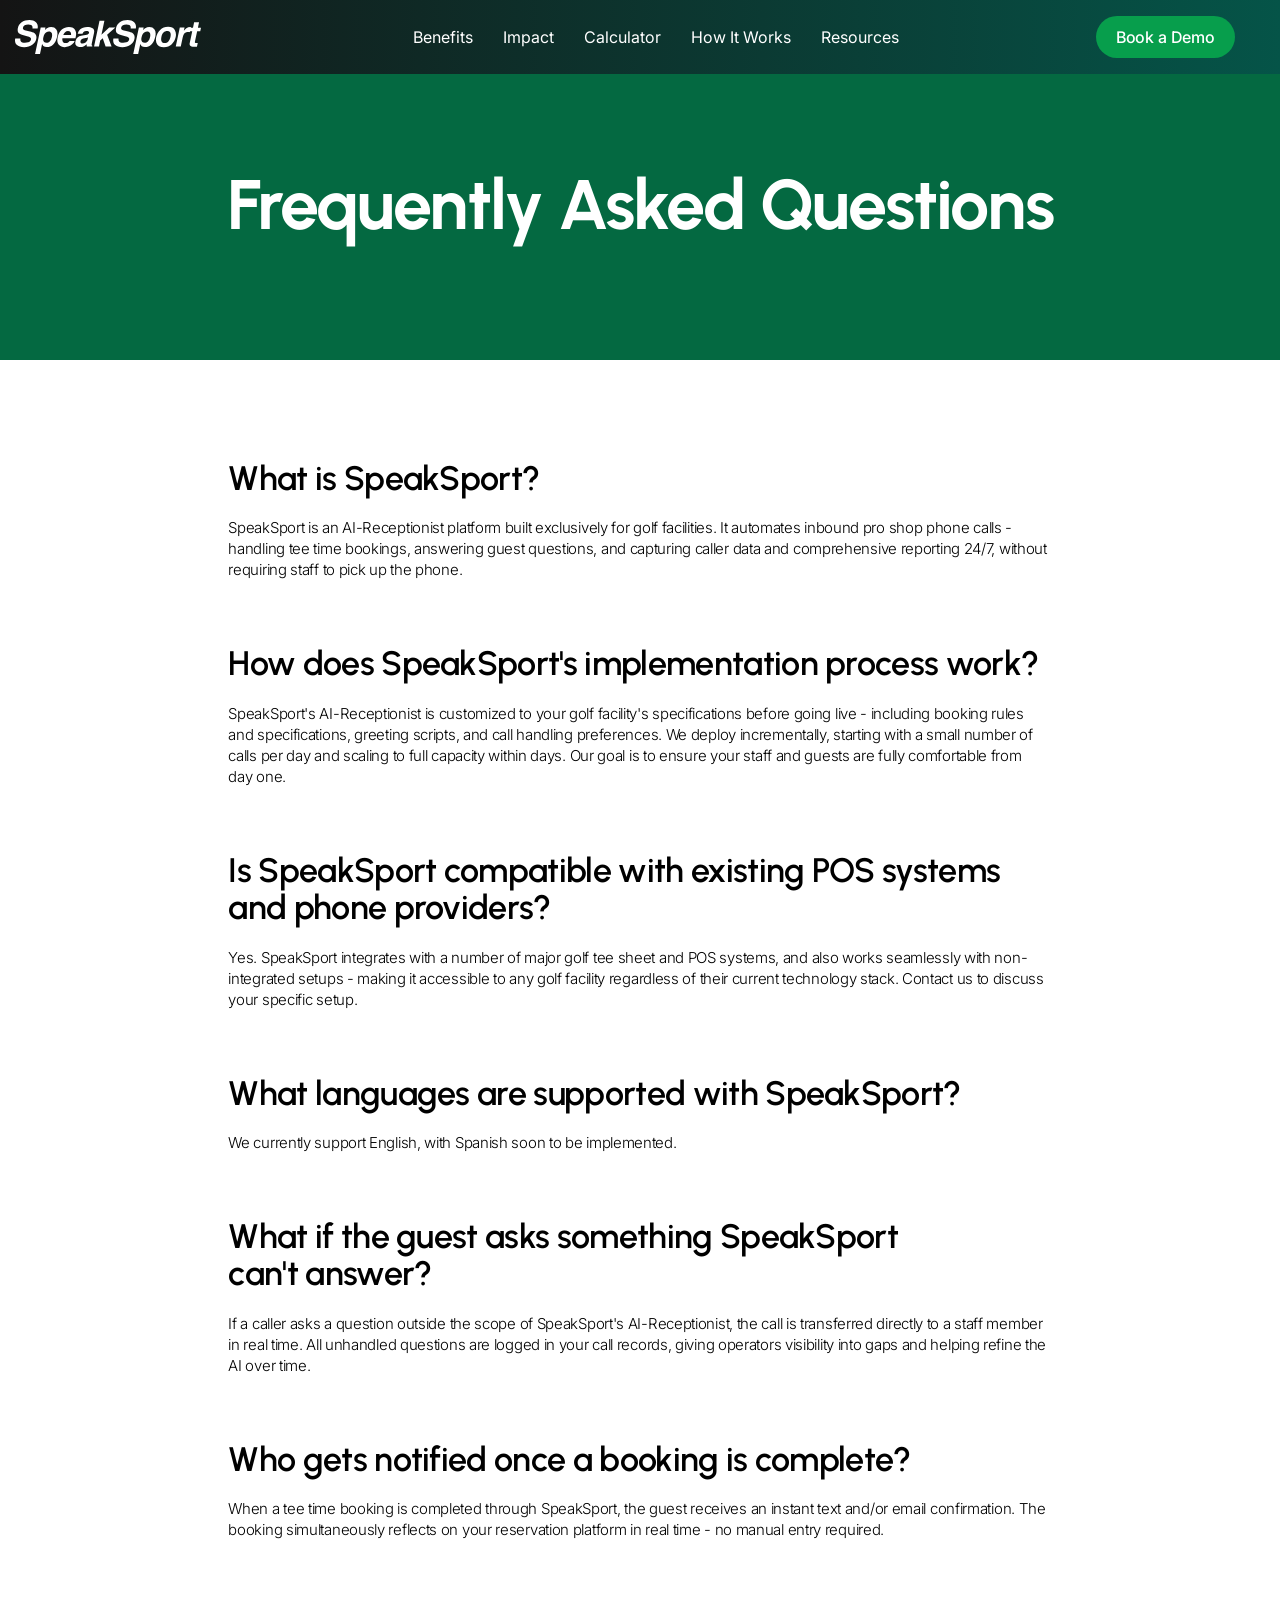
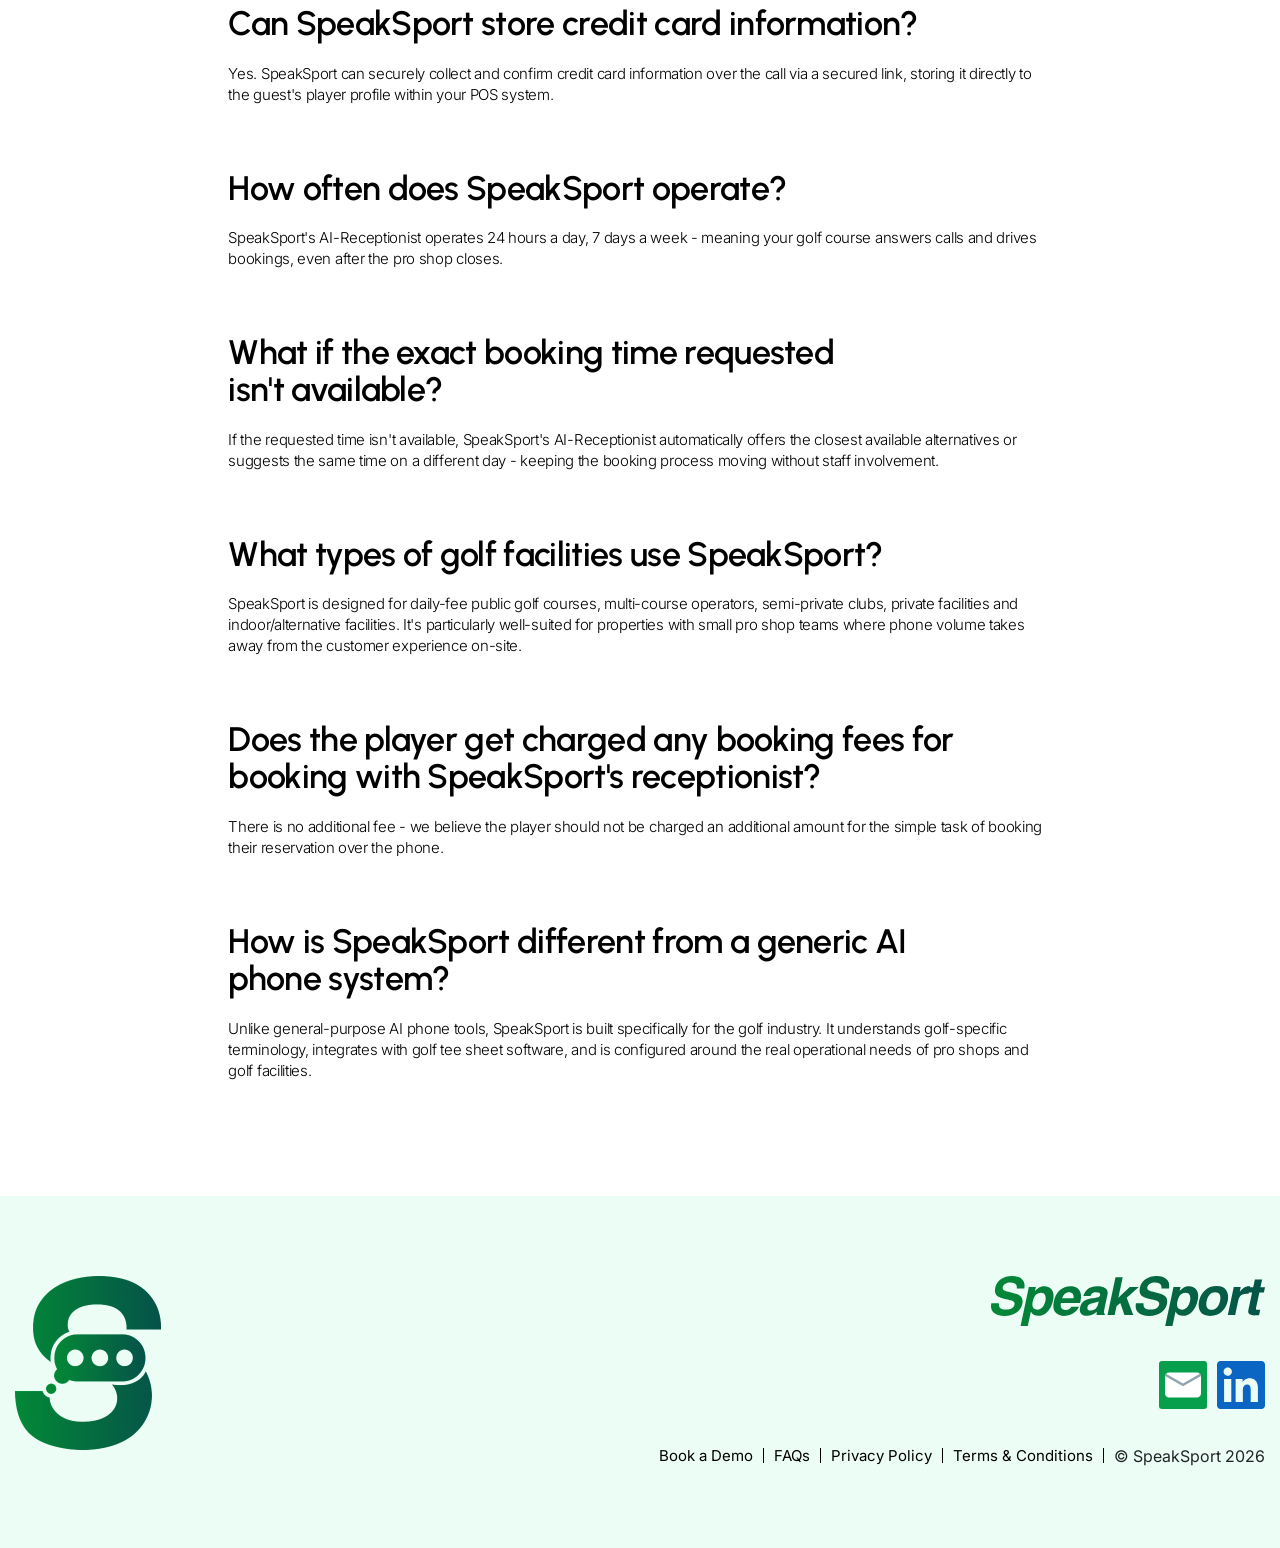
<file: faqs.html>
<!DOCTYPE html>
<html lang="en">

<head>
    <!-- Google tag (gtag.js) -->
    <script async src="https://www.googletagmanager.com/gtag/js?id=G-6K8XN9W45Z"></script>
    <script>
        window.dataLayer = window.dataLayer || [];
        function gtag() { dataLayer.push(arguments); }
        gtag('js', new Date());
        gtag('config', 'G-6K8XN9W45Z');
    </script>
    <!-- Hotjar -->
    <script>
        (function (h, o, t, j, a, r) {
            h.hj = h.hj || function () { (h.hj.q = h.hj.q || []).push(arguments) };
            h._hjSettings = { hjid: 6528116, hjsv: 6 };
            a = o.getElementsByTagName('head')[0];
            r = o.createElement('script'); r.async = 1;
            r.src = t + h._hjSettings.hjid + j + h._hjSettings.hjsv;
            a.appendChild(r);
        })(window, document, 'https://static.hotjar.com/c/hotjar-', '.js?sv=');
    </script>
    <meta charset="UTF-8">
    <meta name="viewport" content="width=device-width, initial-scale=1.0">
    <title>SpeakSport - FAQs</title>
    <meta name="description"
        content="Always-on customer service, enhanced revenues, and increased guest retention - all without juggling the phones.">
    <link rel="shortcut icon" href="/favicon.png" type="image/x-icon">
    <link rel="stylesheet" href="css/styles.css?v=1.0.0">
    <link rel="shortcut icon" href="assets/favicon.svg" type="image/x-icon">

    <!-- Canonical URL -->
    <link rel="canonical" href="">

    <!-- Open Graph / Facebook -->
    <meta property="og:type" content="website" />
    <meta property="og:url" content="" />
    <meta property="og:title" content="SpeakSport - AI-Voice Receptionist technology for golf" />
    <meta property="og:description"
        content="Always-on customer service, enhanced revenues, and increased guest retention - all without juggling the phones." />
    <meta property="og:image" content="/og-image.webp" />
    <meta property="og:image:secure_url" content="" />
    <meta property="og:image:width" content="1200" />
    <meta property="og:image:height" content="700" />

    <!-- Twitter Cards -->
    <meta name="twitter:card" content="summary_large_image">
    <meta name="twitter:title" content="SpeakSport - AI-Voice Receptionist technology for golf">
    <meta name="description"
        content="Always-on customer service, enhanced revenues, and increased guest retention - all without juggling the phones.">
    <meta name="twitter:image" content="/og-image.webp">
</head>

<body>
    <div class="wrapper-site">
        <nav class="navbar navbar-expand-lg">
            <div class="container position-static">
                <div class="row w-100">
                    <div class="col-12 position-static">
                        <div class="inner-navigation">
                            <div class="logo">
                                <a class="navbar-brand" href="/">
                                    <img src="public/images/speaksport-white.svg" alt="SpeakSport">
                                </a>
                            </div>
                            <div class="inner-buttons">
                                <a href="https://calendly.com/bk-speaksport/30min" target="_blank" class="button">Book a
                                    Demo</a>
                                <button class="navbar-toggler" type="button" data-toggle="collapse"
                                    data-target="#navbarSupportedContent" aria-controls="navbarSupportedContent"
                                    aria-expanded="false" aria-label="Toggle navigation">
                                    <span class="navbar-toggler-icon"></span>
                                </button>
                                <div class="collapse navbar-collapse" id="navbarSupportedContent">
                                    <div class="inner-links">
                                        <div class="inner-navigation-links">
                                            <a href="#benefits">Benefits</a>
                                            <a href="#impact">Impact</a>
                                            <a href="#calculator">Calculator</a>
                                            <a href="/#how-it-works">How It Works</a>
                                            <a href="#resources">Resources</a>
                                        </div>
                                    </div>
                                </div>
                            </div>
                        </div>
                    </div>
                </div>
            </div>
        </nav>

        <section id="hero-inner">
            <div class="container">
                <div class="row">
                    <div class="col-12">
                        <h1 class="h2">Frequently Asked Questions</h1>
                    </div>
                </div>
            </div>
        </section>

        <section id="terms-body" class="is-faqs">
            <div class="container">
                <div class="row justify-content-center">
                    <div class="col-12 col-md-10 col-lg-8">
                        <h3 class="h4">What is SpeakSport?</h3>
                        <p>SpeakSport is an AI-Receptionist platform built exclusively for golf facilities. It automates
                            inbound pro shop phone calls - handling tee time bookings, answering guest questions, and
                            capturing caller data and comprehensive reporting 24/7, without requiring staff to pick up
                            the phone.</p>

                        <h3 class="h4">How does SpeakSport's implementation process work?</h3>
                        <p>SpeakSport's AI-Receptionist is customized to your golf facility's specifications before
                            going live - including booking rules and specifications, greeting scripts, and call handling
                            preferences. We deploy incrementally, starting with a small number of calls per day and
                            scaling to full capacity within days. Our goal is to ensure your staff and guests are fully
                            comfortable from day one.</p>

                        <h3 class="h4">Is SpeakSport compatible with existing POS systems and phone providers?</h3>
                        <p>Yes. SpeakSport integrates with a number of major golf tee sheet and POS systems, and also
                            works seamlessly with non-integrated setups - making it accessible to any golf facility
                            regardless of their current technology stack. Contact us to discuss your specific setup.</p>

                        <h3 class="h4">What languages are supported with SpeakSport?</h3>
                        <p>We currently support English, with Spanish soon to be implemented.</p>

                        <h3 class="h4">What if the guest asks something SpeakSport can't answer?</h3>
                        <p>If a caller asks a question outside the scope of SpeakSport's AI-Receptionist, the call is
                            transferred directly to a staff member in real time. All unhandled questions are logged in
                            your call records, giving operators visibility into gaps and helping refine the AI over
                            time.</p>

                        <h3 class="h4">Who gets notified once a booking is complete?</h3>
                        <p>When a tee time booking is completed through SpeakSport, the guest receives an instant text
                            and/or email confirmation. The booking simultaneously reflects on your reservation platform
                            in real time - no manual entry required.</p>

                        <h3 class="h4">Can SpeakSport store credit card information?</h3>
                        <p>Yes. SpeakSport can securely collect and confirm credit card information over the call via a
                            secured link, storing it directly to the guest's player profile within your POS system.</p>

                        <h3 class="h4">How often does SpeakSport operate?</h3>
                        <p>SpeakSport's AI-Receptionist operates 24 hours a day, 7 days a week - meaning your golf
                            course answers calls and drives bookings, even after the pro shop closes.</p>

                        <h3 class="h4">What if the exact booking time requested isn't available?</h3>
                        <p>If the requested time isn't available, SpeakSport's AI-Receptionist automatically offers the
                            closest available alternatives or suggests the same time on a different day - keeping the
                            booking process moving without staff involvement.</p>

                        <h3 class="h4">What types of golf facilities use SpeakSport?</h3>
                        <p>SpeakSport is designed for daily-fee public golf courses, multi-course operators,
                            semi-private clubs, private facilities and indoor/alternative facilities. It's particularly
                            well-suited for properties with small pro shop teams where phone volume takes away from the
                            customer experience on-site.</p>

                        <h3 class="h4">Does the player get charged any booking fees for booking with SpeakSport's
                            receptionist?</h3>
                        <p>There is no additional fee - we believe the player should not be charged an additional amount
                            for the simple task of booking their reservation over the phone.</p>

                        <h3 class="h4">How is SpeakSport different from a generic AI phone system?</h3>
                        <p>Unlike general-purpose AI phone tools, SpeakSport is built specifically for the golf
                            industry. It understands golf-specific terminology, integrates with golf tee sheet software,
                            and is configured around the real operational needs of pro shops and golf facilities.</p>

                    </div>
                </div>
            </div>
        </section>

        <footer>
            <div class="container">
                <div class="row">
                    <div class="col-12 col-md-3">
                        <div class="inner-left-side">
                            <img src="public/images/speaksport-iso-large.png" alt="SpeakSport">
                        </div>
                    </div>
                    <div class="col-12 col-md-9">
                        <div class="inner-right-side">
                            <img src="public/images/speaksport.svg" alt="SpeakSport">
                            <div class="social-link">
                                <a href="mailto:bk@speaksport.ai">
                                    <img src="public/images/email-icon.svg" alt="Email">
                                </a>
                                <a href="https://www.linkedin.com/company/speaksport/" target="_blank">
                                    <img src="public/images/linkedin-icon.svg" alt="LinkedIn">
                                </a>
                            </div>
                            <div class="inner-links">
                                <a href="https://calendly.com/bk-speaksport/30min" target="_blank">Book a Demo</a>
                                <a href="faqs.html">FAQs</a>
                                <a href="privacy-policy.html">Privacy Policy</a>
                                <a href="privacy.html">Terms & Conditions</a>
                                <span>© SpeakSport <script>document.write(new Date().getFullYear())</script></span>
                            </div>
                        </div>
                    </div>
                </div>
            </div>
        </footer>
    </div>
    <!-- jQuery -->
    <script src="lib/js/jquery.min.js"></script>
    <!-- Bootstrap -->
    <script src="lib/js/bootstrap.min.js"></script>
    <!-- Javascript -->
    <script src="js/index.js?v=1.0.0"></script>

    <script type="application/ld+json">
{
"@context": "https://schema.org",
"@type": "FAQPage",
"mainEntity": [
{
    "@type": "Question",
    "name": "What is SpeakSport?",
    "acceptedAnswer": {
    "@type": "Answer",
    "text": "SpeakSport is an AI-Receptionist platform built exclusively for golf facilities. It automates inbound pro shop phone calls - handling tee time bookings, answering guest questions, and capturing caller data and comprehensive reporting 24/7, without requiring staff to pick up the phone."
    }
},
{
    "@type": "Question",
    "name": "How does SpeakSport's implementation process work?",
    "acceptedAnswer": {
    "@type": "Answer",
    "text": "SpeakSport's AI-Receptionist is customized to your golf facility's specifications before going live - including booking rules and specifications, greeting scripts, and call handling preferences. We deploy incrementally, starting with a small number of calls per day and scaling to full capacity within days. Our goal is to ensure your staff and guests are fully comfortable from day one."
    }
},
{
    "@type": "Question",
    "name": "Is SpeakSport compatible with existing POS systems and phone providers?",
    "acceptedAnswer": {
    "@type": "Answer",
    "text": "Yes. SpeakSport integrates with a number of major golf tee sheet and POS systems, and also works seamlessly with non-integrated setups - making it accessible to any golf facility regardless of their current technology stack. Contact us to discuss your specific setup."
    }
},
{
    "@type": "Question",
    "name": "What languages are supported with SpeakSport?",
    "acceptedAnswer": {
    "@type": "Answer",
    "text": "We currently support English, with Spanish soon to be implemented."
    }
},
{
    "@type": "Question",
    "name": "What if the guest asks something SpeakSport can't answer?",
    "acceptedAnswer": {
    "@type": "Answer",
    "text": "If a caller asks a question outside the scope of SpeakSport's AI-Receptionist, the call is transferred directly to a staff member in real time. All unhandled questions are logged in your call records, giving operators visibility into gaps and helping refine the AI over time."
    }
},
{
    "@type": "Question",
    "name": "Who gets notified once a booking is complete?",
    "acceptedAnswer": {
    "@type": "Answer",
    "text": "When a tee time booking is completed through SpeakSport, the guest receives an instant text and/or email confirmation. The booking simultaneously reflects on your reservation platform in real time - no manual entry required."
    }
},
{
    "@type": "Question",
    "name": "Can SpeakSport store credit card information?",
    "acceptedAnswer": {
    "@type": "Answer",
    "text": "Yes. SpeakSport can securely collect and confirm credit card information over the call via a secured link, storing it directly to the guest's player profile within your POS system."
    }
},
{
    "@type": "Question",
    "name": "How often does SpeakSport operate?",
    "acceptedAnswer": {
    "@type": "Answer",
    "text": "SpeakSport's AI-Receptionist operates 24 hours a day, 7 days a week - meaning your golf course answers calls and drives bookings, even after the pro shop closes."
    }
},
{
    "@type": "Question",
    "name": "What if the exact booking time requested isn't available?",
    "acceptedAnswer": {
    "@type": "Answer",
    "text": "If the requested time isn't available, SpeakSport's AI-Receptionist automatically offers the closest available alternatives or suggests the same time on a different day - keeping the booking process moving without staff involvement."
    }
},
{
    "@type": "Question",
    "name": "What types of golf facilities use SpeakSport?",
    "acceptedAnswer": {
    "@type": "Answer",
    "text": "SpeakSport is designed for daily-fee public golf courses, multi-course operators, semi-private clubs, private facilities and indoor/alternative facilities. It's particularly well-suited for properties with small pro shop teams where phone volume takes away from the customer experience on-site."
    }
},
{
    "@type": "Question",
    "name": "Does the player get charged any booking fees for booking with SpeakSport's receptionist?",
    "acceptedAnswer": {
    "@type": "Answer",
    "text": "There is no additional fee - we believe the player should not be charged an additional amount for the simple task of booking their reservation over the phone."
    }
},
{
    "@type": "Question",
    "name": "How is SpeakSport different from a generic AI phone system?",
    "acceptedAnswer": {
    "@type": "Answer",
    "text": "Unlike general-purpose AI phone tools, SpeakSport is built specifically for the golf industry. It understands golf-specific terminology, integrates with golf tee sheet software, and is configured around the real operational needs of pro shops and golf facilities."
    }
}
]
}
</script>

</body>

</html>
</file>
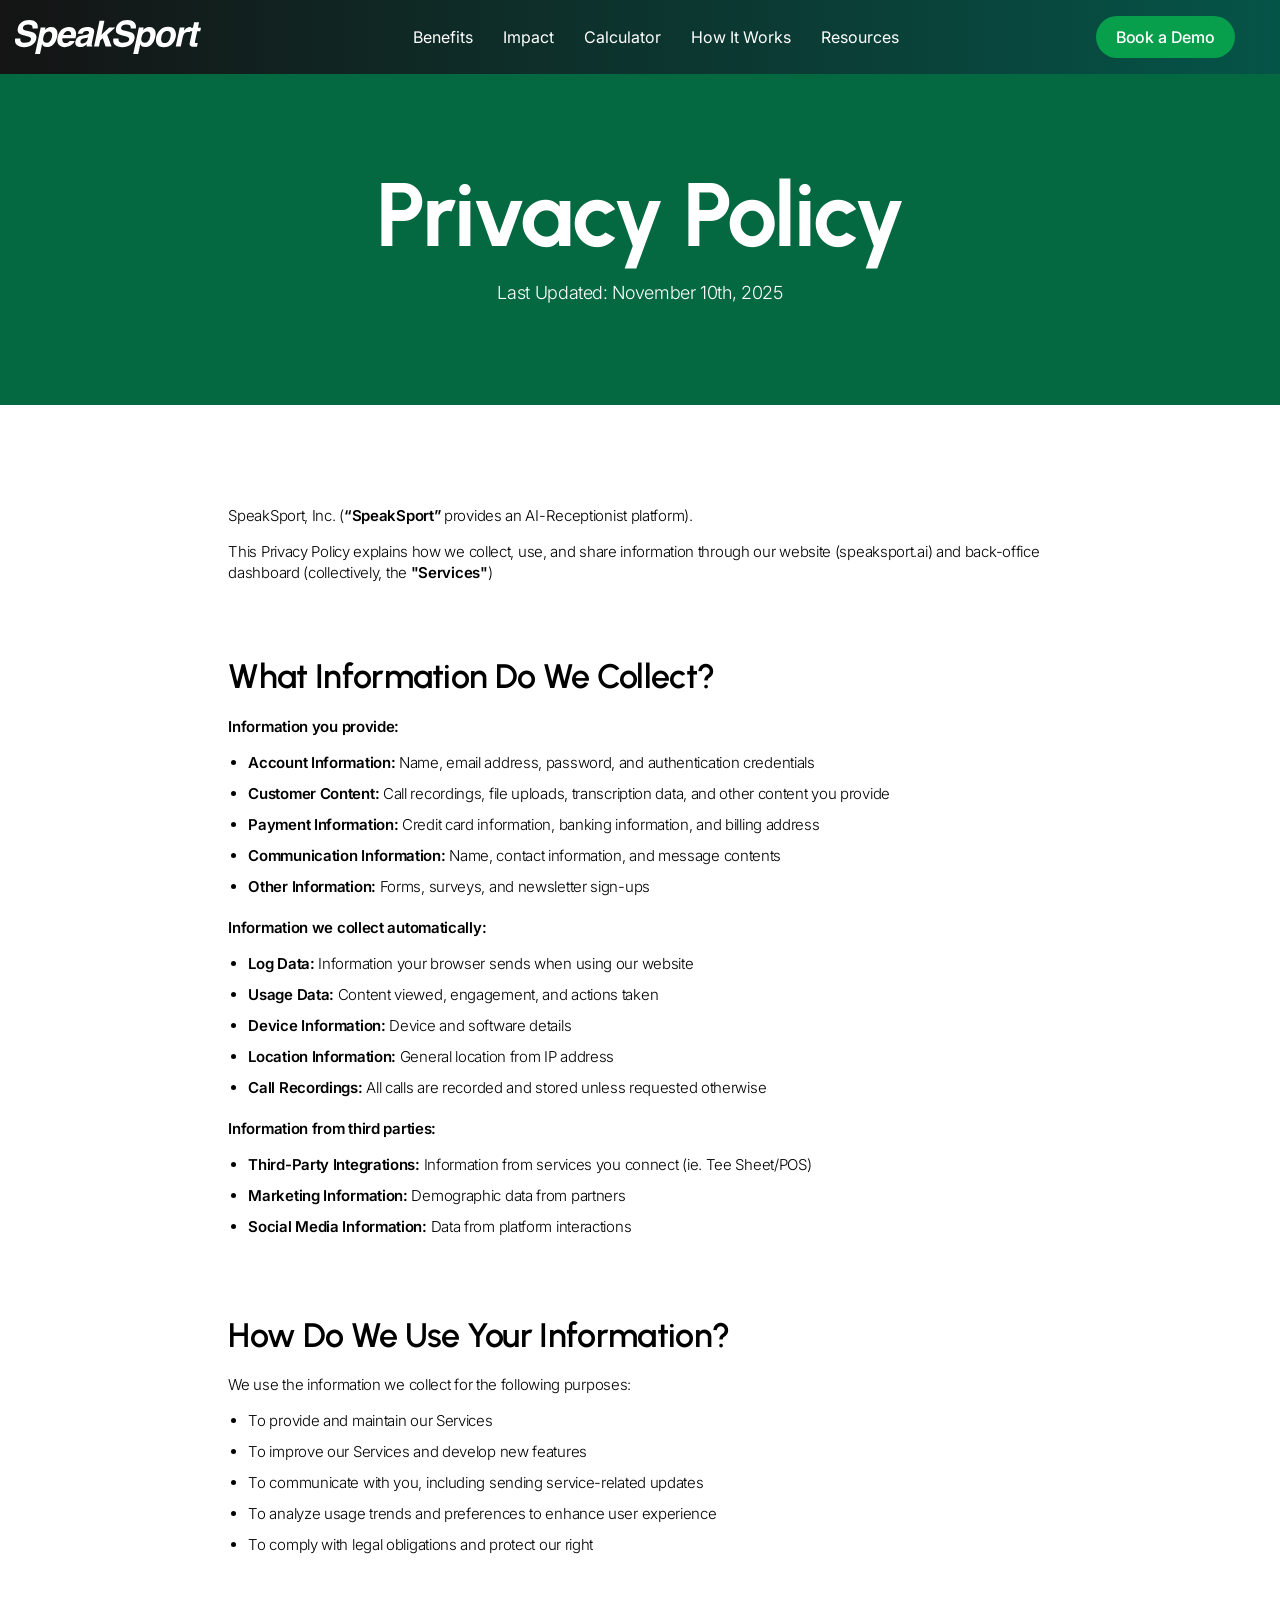
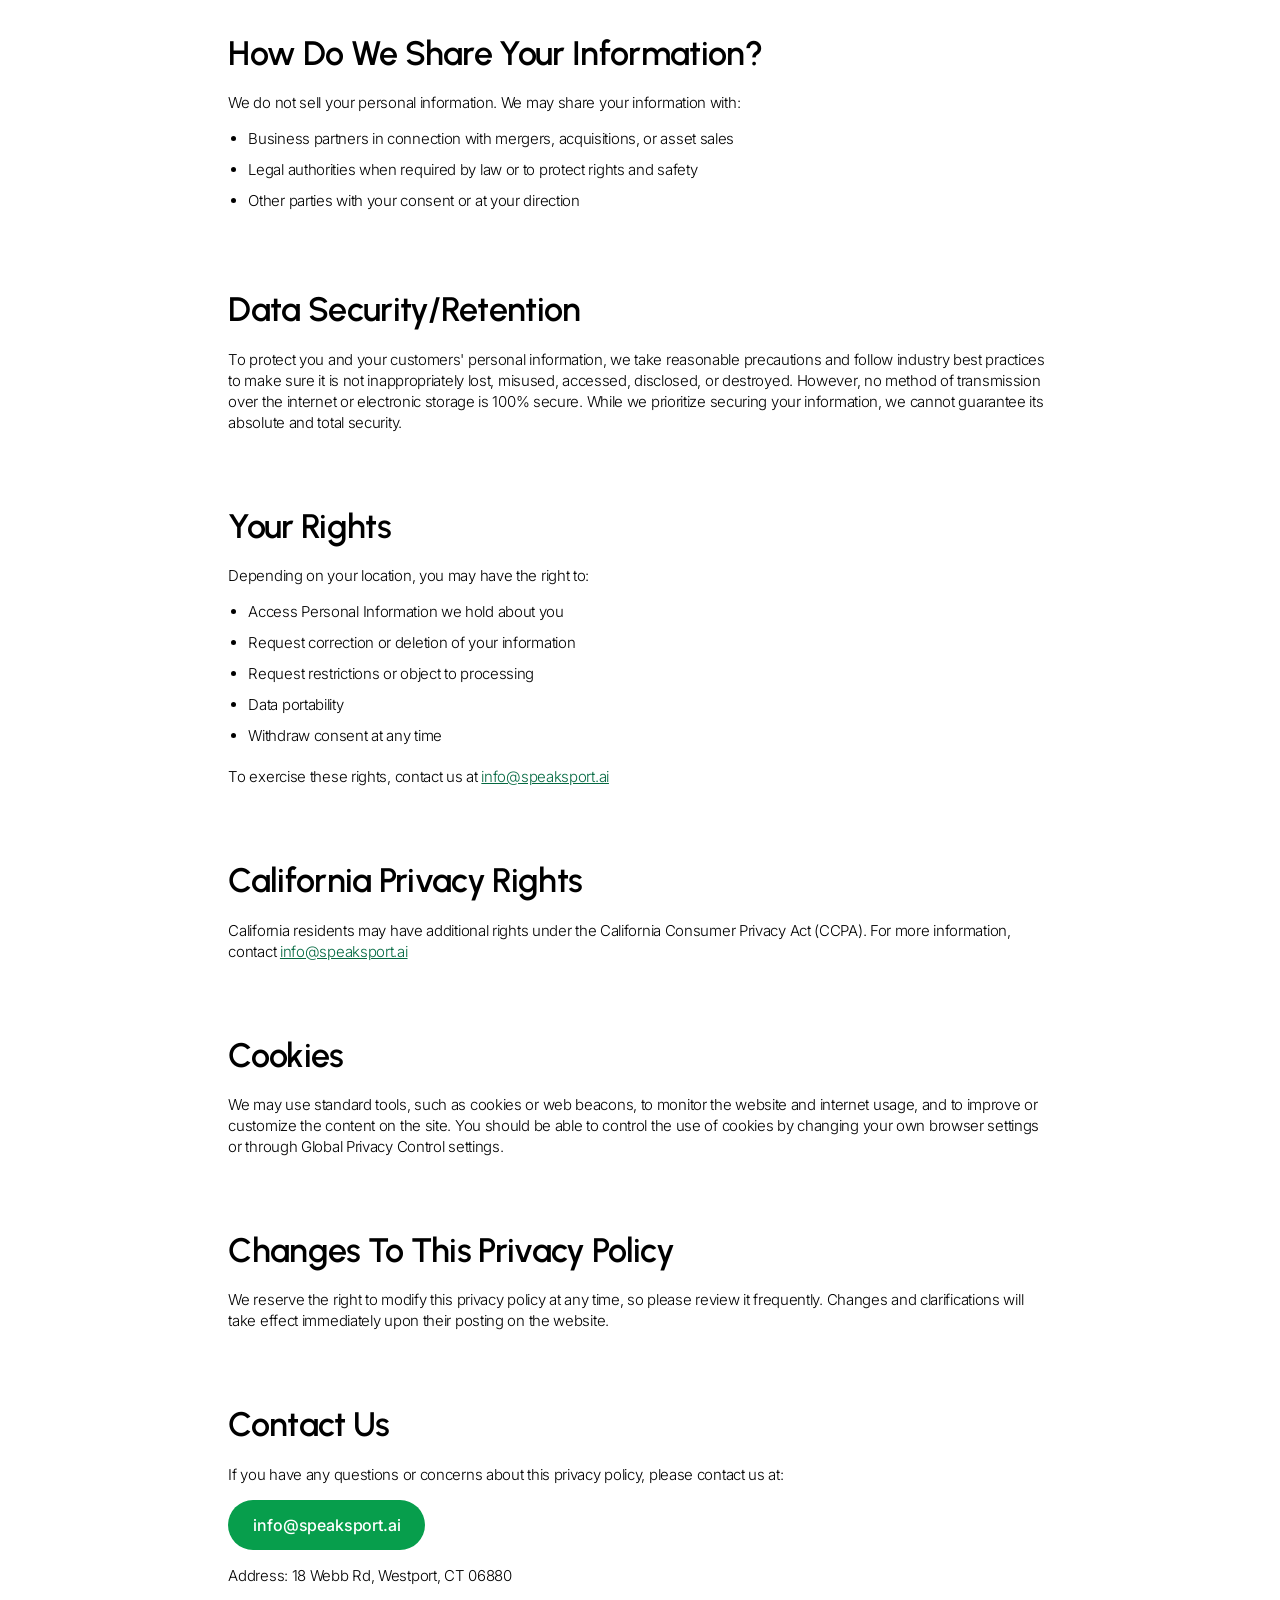
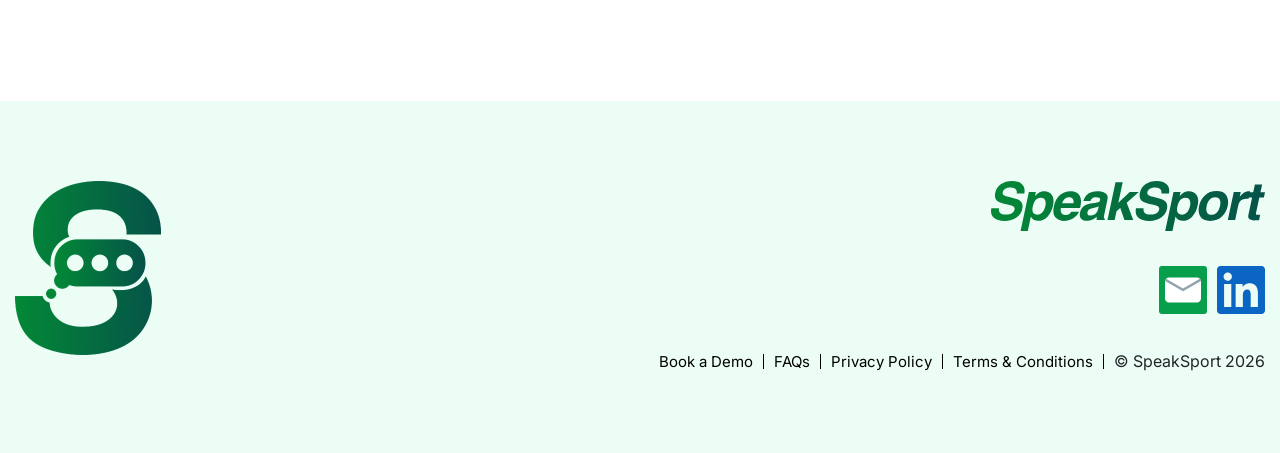
<file: privacy-policy.html>
<!DOCTYPE html>
<html lang="en">

<head>
    <!-- Google tag (gtag.js) -->
    <script async src="https://www.googletagmanager.com/gtag/js?id=G-6K8XN9W45Z"></script>
    <script>
        window.dataLayer = window.dataLayer || [];
        function gtag(){dataLayer.push(arguments);}
        gtag('js', new Date());
        gtag('config', 'G-6K8XN9W45Z');
    </script>
    <!-- Hotjar -->
    <script>
        (function(h,o,t,j,a,r){
            h.hj=h.hj||function(){(h.hj.q=h.hj.q||[]).push(arguments)};
            h._hjSettings={hjid:6528116,hjsv:6};
            a=o.getElementsByTagName('head')[0];
            r=o.createElement('script');r.async=1;
            r.src=t+h._hjSettings.hjid+j+h._hjSettings.hjsv;
            a.appendChild(r);
        })(window,document,'https://static.hotjar.com/c/hotjar-','.js?sv=');
    </script>
    <meta charset="UTF-8">
    <meta name="viewport" content="width=device-width, initial-scale=1.0">
    <title>SpeakSport  - Privacy Policy</title>
    <meta name="description" content="Always-on customer service, enhanced revenues, and increased guest retention - all without juggling the phones.">
    <link rel="shortcut icon" href="/favicon.png" type="image/x-icon">
    <link rel="stylesheet" href="css/styles.css?v=1.0.0">
    <link rel="shortcut icon" href="assets/favicon.svg" type="image/x-icon">

    <!-- Canonical URL -->
    <link rel="canonical" href="">

    <!-- Open Graph / Facebook -->
    <meta property="og:type" content="website" />
    <meta property="og:url" content="" />
    <meta property="og:title" content="SpeakSport - AI-Voice Receptionist technology for golf"/>
    <meta property="og:description" content="Always-on customer service, enhanced revenues, and increased guest retention - all without juggling the phones." />
    <meta property="og:image" content="/og-image.webp" />
    <meta property="og:image:secure_url" content="" /> 
    <meta property="og:image:width" content="1200" />
    <meta property="og:image:height" content="700" />

    <!-- Twitter Cards -->
    <meta name="twitter:card" content="summary_large_image">
    <meta name="twitter:title" content="SpeakSport - AI-Voice Receptionist technology for golf">
    <meta name="description" content="Always-on customer service, enhanced revenues, and increased guest retention - all without juggling the phones.">
    <meta name="twitter:image" content="/og-image.webp">
</head>
<body>
    <div class="wrapper-site">
        <nav class="navbar navbar-expand-lg">
            <div class="container position-static">
                <div class="row w-100">
                    <div class="col-12 position-static">
                        <div class="inner-navigation">
                            <div class="logo">
                                <a class="navbar-brand" href="/">
                                   <img src="public/images/speaksport-white.svg" alt="SpeakSport">
                                </a>
                            </div>
                            <div class="inner-buttons">
                                <a href="https://calendly.com/bk-speaksport/30min" target="_blank" class="button">Book a Demo</a>
                                <button class="navbar-toggler" type="button" data-toggle="collapse" data-target="#navbarSupportedContent" aria-controls="navbarSupportedContent" aria-expanded="false" aria-label="Toggle navigation">
                                    <span class="navbar-toggler-icon"></span>
                                </button>
                                <div class="collapse navbar-collapse" id="navbarSupportedContent">
                                    <div class="inner-links">
                                        <div class="inner-navigation-links">
                                            <a href="#benefits">Benefits</a>
                                            <a href="#impact">Impact</a>
                                            <a href="#calculator">Calculator</a>
                                            <a href="/#how-it-works">How It Works</a>
                                            <a href="#resources">Resources</a>
                                        </div>
                                    </div>
                                </div>
                            </div>
                        </div>
                    </div>
                </div>
            </div>
        </nav>

        <section id="hero-inner">
            <div class="container">
                <div class="row">
                    <div class="col-12">
                        <h1>Privacy Policy</h1>
                        <p class="medium">Last Updated: November 10th, 2025</p>
                    </div>
                </div>
            </div>
        </section>

        <section id="terms-body">
            <div class="container">
                <div class="row justify-content-center">
                    <div class="col-12 col-md-10 col-lg-8">

                        <p>SpeakSport, Inc. (<strong>“SpeakSport”</strong> provides an AI-Receptionist platform).</p>
                        <p>This Privacy Policy explains how we collect, use, and share information through our website (speaksport.ai) and back-office dashboard (collectively, the <strong>"Services"</strong>)</p><p>

                        <h3 class="h4">What Information Do We Collect?</h3>
                        <p><strong>Information you provide:</strong></p>
                        <ul>
                            <li><strong>Account Information: </strong>Name, email address, password, and authentication credentials</li>
                            <li><strong>Customer Content: </strong>Call recordings, file uploads, transcription data, and other content you provide</li>
                            <li><strong>Payment Information: </strong>Credit card information, banking information, and billing address</li>
                            <li><strong>Communication Information: </strong>Name, contact information, and message contents</li>
                            <li><strong>Other Information: </strong>Forms, surveys, and newsletter sign-ups</li>
                        </ul>

                        <p><strong>Information we collect automatically:</strong></p>
                        <ul>
                            <li><strong>Log Data: </strong>Information your browser sends when using our website</li>
                            <li><strong>Usage Data: </strong>Content viewed, engagement, and actions taken</li>
                            <li><strong>Device Information: </strong>Device and software details</li>
                            <li><strong>Location Information: </strong>General location from IP address</li>
                            <li><strong>Call Recordings: </strong>All calls are recorded and stored unless requested otherwise </li>
                        </ul>

                        <p><strong>Information from third parties:</strong></p>
                        <ul>
                            <li><strong>Third-Party Integrations: </strong>Information from services you connect (ie. Tee Sheet/POS)</li>
                            <li><strong>Marketing Information: </strong>Demographic data from partners</li>
                            <li><strong>Social Media Information: </strong>Data from platform interactions</li>
                        </ul>


                        <h3 class="h4">How Do We Use Your Information?</h3>
                        <p>We use the information we collect for the following purposes:</p>
                        <ul>
                            <li>To provide and maintain our Services</li>
                            <li>To improve our Services and develop new features</li>
                            <li>To communicate with you, including sending service-related updates</li>
                            <li>To analyze usage trends and preferences to enhance user experience</li>
                            <li>To comply with legal obligations and protect our right</li>
                        </ul>


                        <h3 class="h4">How Do We Share Your Information?</h3>
                        <p>We do not sell your personal information. We may share your information with:</p>
                        <ul>
                            <li>Business partners in connection with mergers, acquisitions, or asset sales</li>
                            <li>Legal authorities when required by law or to protect rights and safety</li>
                            <li>Other parties with your consent or at your direction</li>
                        </ul>

                        <h3 class="h4">Data Security/Retention</h3>
                        <p>To protect you and your customers' personal information, we take reasonable precautions and follow industry best practices to make sure it is not inappropriately lost, misused, accessed, disclosed, or destroyed. However, no method of transmission over the internet or electronic storage is 100% secure. While we prioritize securing your information, we cannot guarantee its absolute and total security.</p>

                        <h3 class="h4">Your Rights</h3>
                        <p>Depending on your location, you may have the right to:</p>
                        <ul>
                            <li>Access Personal Information we hold about you</li>
                            <li>Request correction or deletion of your information</li>
                            <li>Request restrictions or object to processing</li>
                            <li>Data portability</li>
                            <li>Withdraw consent at any time</li>
                        </ul>
                        <p>To exercise these rights, contact us at <a href="mailto:info@speaksport.ai">info@speaksport.ai</a></p>

                        <h3 class="h4">California Privacy Rights</h3>
                        <p>California residents may have additional rights under the California Consumer Privacy Act (CCPA). For more information, contact <a href="mailto:info@speaksport.ai">info@speaksport.ai</a></p>

                        <h3 class="h4">Cookies</h3>
                        <p>We may use standard tools, such as cookies or web beacons, to monitor the website and internet usage, and to improve or customize the content on the site. You should be able to control the use of cookies by changing your own browser settings or through Global Privacy Control settings.</p>

                        <h3 class="h4">Changes To This Privacy Policy</h3>
                        <p>We reserve the right to modify this privacy policy at any time, so please review it frequently. Changes and clarifications will take effect immediately upon their posting on the website.</p>
                        
                        <h3 class="h4">Contact Us</h3>
                        <p>If you have any questions or concerns about this privacy policy, please contact us at:</p>
                        <a class="button" href="mailto:info@speaksport.ai">info@speaksport.ai</a>
                        <p>Address: 18 Webb Rd, Westport, CT 06880</p>

                    </div>
                </div>
            </div>
        </section>
        
        <footer>
            <div class="container">
                <div class="row">
                    <div class="col-12 col-md-3">
                        <div class="inner-left-side">
                            <img src="public/images/speaksport-iso-large.png" alt="SpeakSport">
                        </div>
                    </div>
                    <div class="col-12 col-md-9">
                        <div class="inner-right-side">
                            <img src="public/images/speaksport.svg" alt="SpeakSport">
                            <div class="social-link">
                                <a href="mailto:bk@speaksport.ai">
                                    <img src="public/images/email-icon.svg" alt="Email">
                                </a>
                                <a href="https://www.linkedin.com/company/speaksport/" target="_blank">
                                    <img src="public/images/linkedin-icon.svg" alt="LinkedIn">
                                </a>
                            </div>
                            <div class="inner-links">
                                <a href="https://calendly.com/bk-speaksport/30min" target="_blank">Book a Demo</a>
                                <a href="faqs.html">FAQs</a>
                                <a href="privacy-policy.html">Privacy Policy</a>
                                <a href="privacy.html">Terms & Conditions</a>
                                <span>© SpeakSport <script>document.write(new Date().getFullYear())</script></span>
                            </div>
                        </div>
                    </div>
                </div>
            </div>
        </footer>
    </div>
    <!-- jQuery -->
    <script src="lib/js/jquery.min.js"></script>
    <!-- Bootstrap -->
     <script src="lib/js/bootstrap.min.js"></script>
    <!-- Javascript -->
    <script src="js/index.js?v=1.0.0"></script>
</body>
</html>
</file>
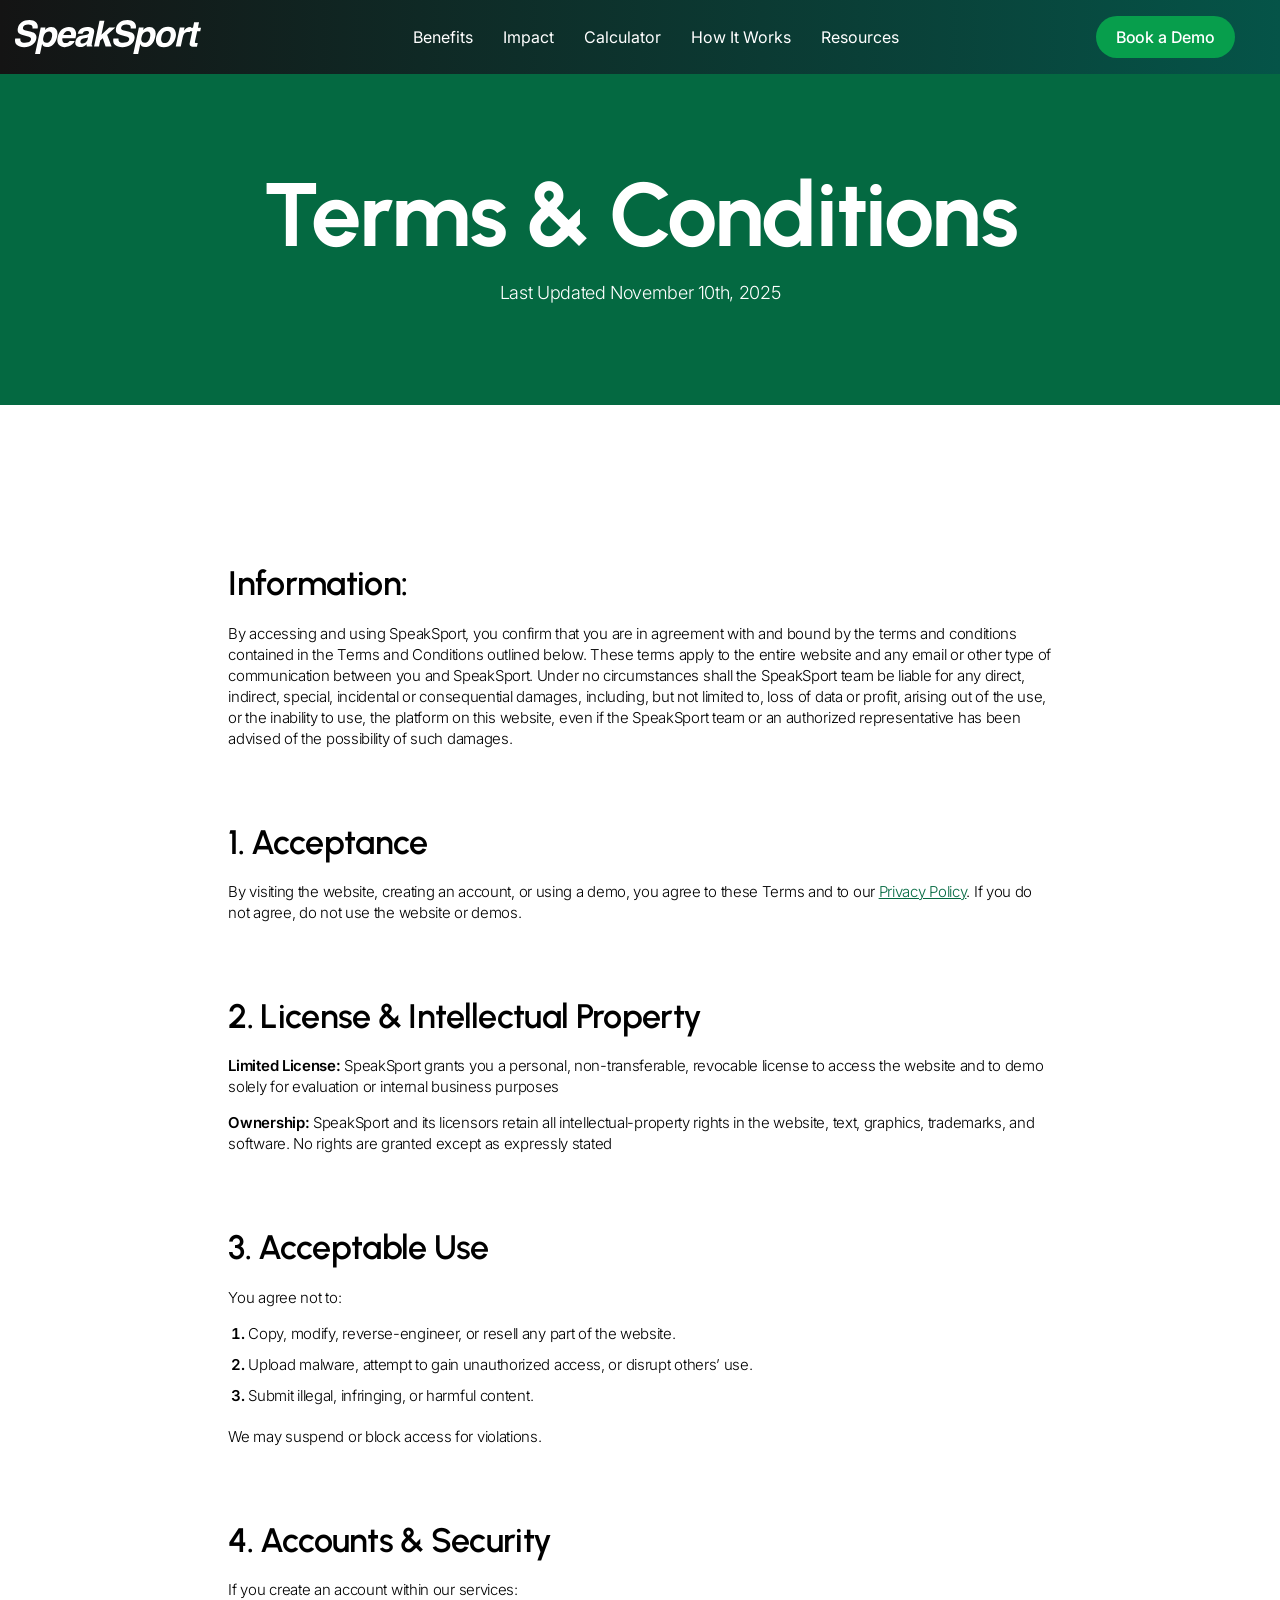
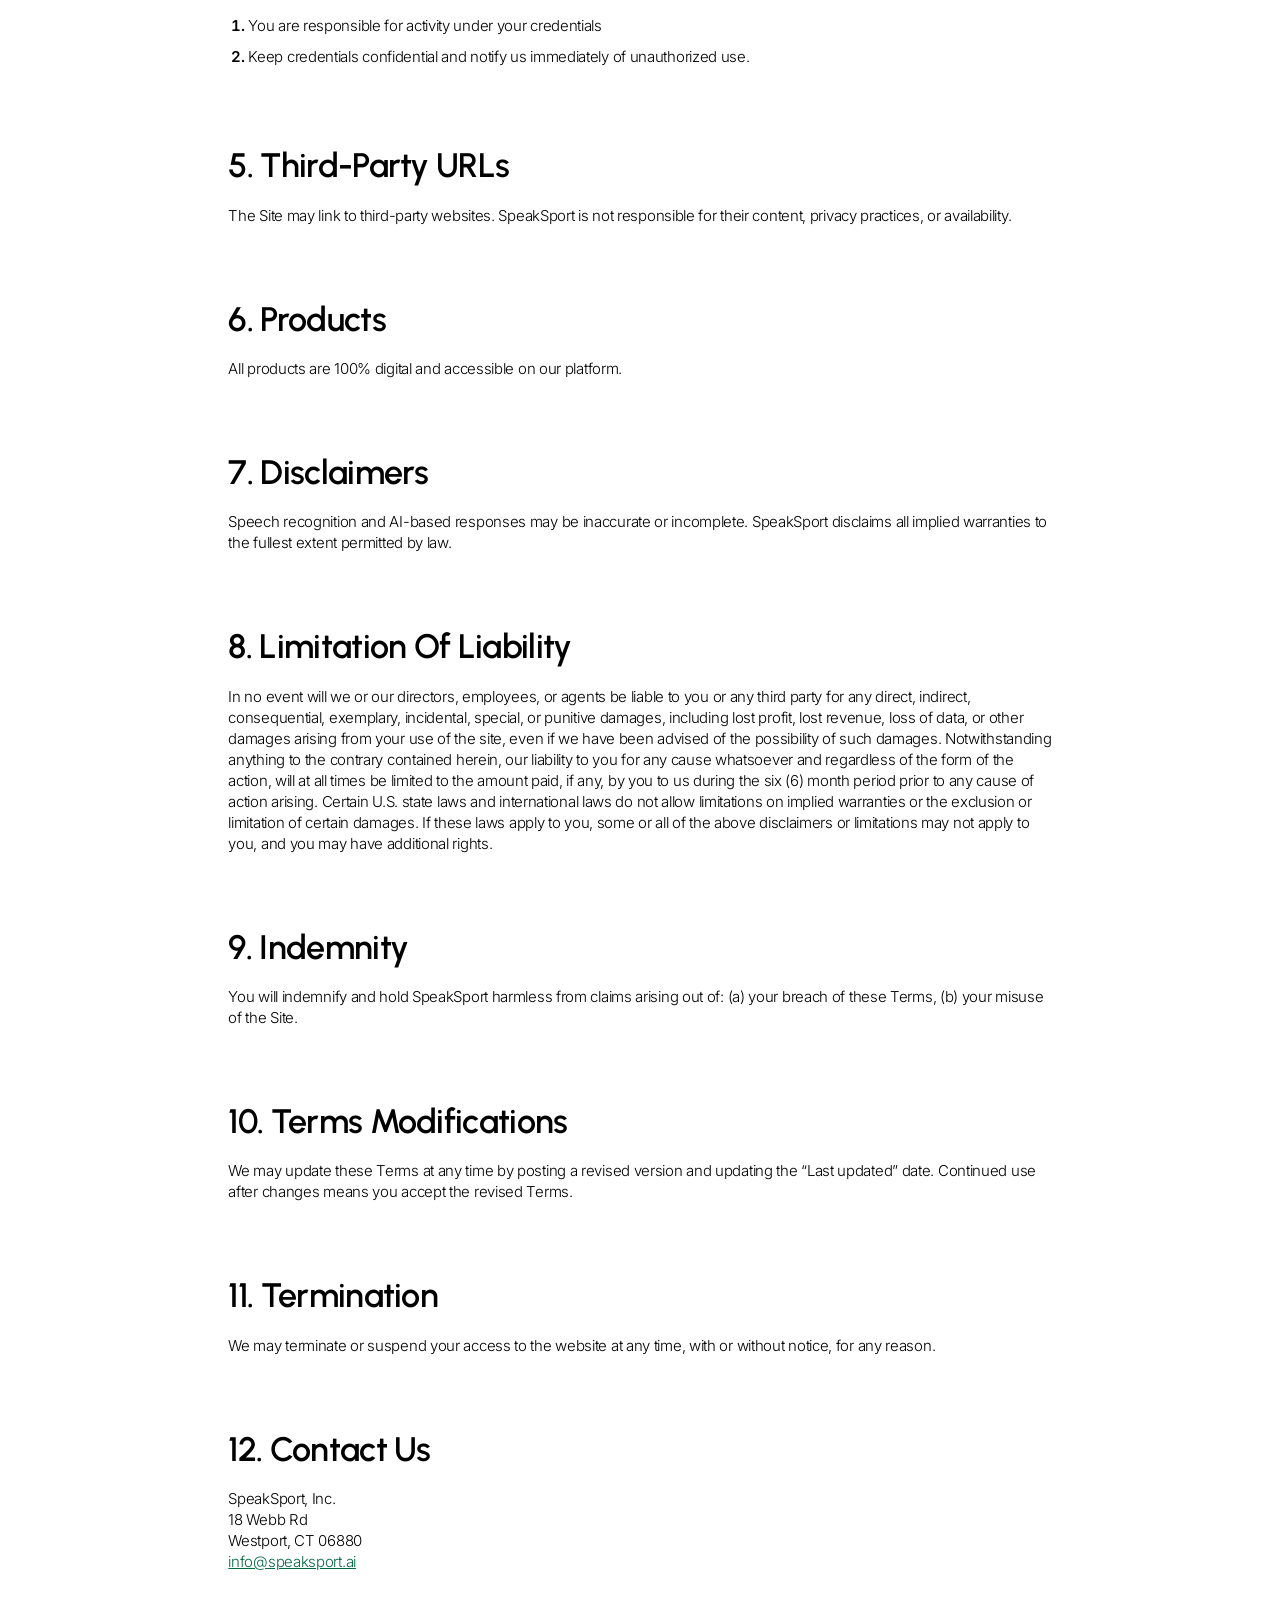
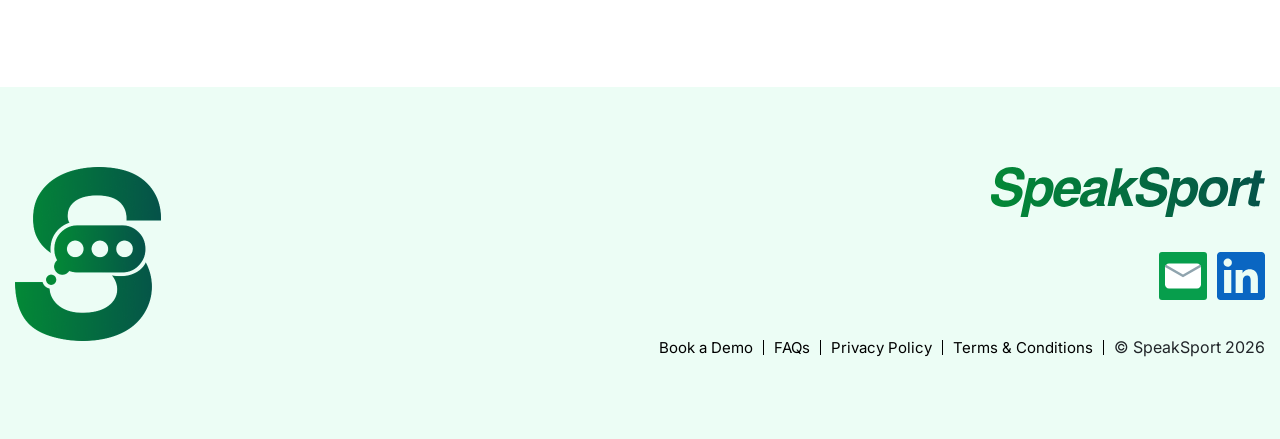
<file: privacy.html>
<!DOCTYPE html>
<html lang="en">

<head>
    <!-- Google tag (gtag.js) -->
    <script async src="https://www.googletagmanager.com/gtag/js?id=G-6K8XN9W45Z"></script>
    <script>
        window.dataLayer = window.dataLayer || [];
        function gtag(){dataLayer.push(arguments);}
        gtag('js', new Date());
        gtag('config', 'G-6K8XN9W45Z');
    </script>
    <!-- Hotjar -->
    <script>
        (function(h,o,t,j,a,r){
            h.hj=h.hj||function(){(h.hj.q=h.hj.q||[]).push(arguments)};
            h._hjSettings={hjid:6528116,hjsv:6};
            a=o.getElementsByTagName('head')[0];
            r=o.createElement('script');r.async=1;
            r.src=t+h._hjSettings.hjid+j+h._hjSettings.hjsv;
            a.appendChild(r);
        })(window,document,'https://static.hotjar.com/c/hotjar-','.js?sv=');
    </script>
    <meta charset="UTF-8">
    <meta name="viewport" content="width=device-width, initial-scale=1.0">
    <title>SpeakSport  - Terms & Conditions</title>
    <meta name="description" content="Always-on customer service, enhanced revenues, and increased guest retention - all without juggling the phones.">
    <link rel="shortcut icon" href="/favicon.png" type="image/x-icon">
    <link rel="stylesheet" href="css/styles.css?v=1.0.0">
    <link rel="shortcut icon" href="assets/favicon.svg" type="image/x-icon">

    <!-- Canonical URL -->
    <link rel="canonical" href="">

    <!-- Open Graph / Facebook -->
    <meta property="og:type" content="website" />
    <meta property="og:url" content="" />
    <meta property="og:title" content="SpeakSport - AI-Voice Receptionist technology for golf"/>
    <meta property="og:description" content="Always-on customer service, enhanced revenues, and increased guest retention - all without juggling the phones." />
    <meta property="og:image" content="/og-image.webp" />
    <meta property="og:image:secure_url" content="" /> 
    <meta property="og:image:width" content="1200" />
    <meta property="og:image:height" content="700" />

    <!-- Twitter Cards -->
    <meta name="twitter:card" content="summary_large_image">
    <meta name="twitter:title" content="SpeakSport - AI-Voice Receptionist technology for golf">
    <meta name="description" content="Always-on customer service, enhanced revenues, and increased guest retention - all without juggling the phones.">
    <meta name="twitter:image" content="/og-image.webp">
</head>
<body>
    <div class="wrapper-site">
        <nav class="navbar navbar-expand-lg">
            <div class="container position-static">
                <div class="row w-100">
                    <div class="col-12 position-static">
                        <div class="inner-navigation">
                            <div class="logo">
                                <a class="navbar-brand" href="/">
                                   <img src="public/images/speaksport-white.svg" alt="SpeakSport">
                                </a>
                            </div>
                            <div class="inner-buttons">
                                <a href="https://calendly.com/bk-speaksport/30min" target="_blank" class="button">Book a Demo</a>
                                <button class="navbar-toggler" type="button" data-toggle="collapse" data-target="#navbarSupportedContent" aria-controls="navbarSupportedContent" aria-expanded="false" aria-label="Toggle navigation">
                                    <span class="navbar-toggler-icon"></span>
                                </button>
                                <div class="collapse navbar-collapse" id="navbarSupportedContent">
                                    <div class="inner-links">
                                        <div class="inner-navigation-links">
                                            <a href="#benefits">Benefits</a>
                                            <a href="#impact">Impact</a>
                                            <a href="#calculator">Calculator</a>
                                            <a href="/#how-it-works">How It Works</a>
                                            <a href="#resources">Resources</a>
                                        </div>
                                    </div>
                                </div>
                            </div>
                        </div>
                    </div>
                </div>
            </div>
        </nav>

        <section id="hero-inner">
            <div class="container">
                <div class="row">
                    <div class="col-12">
                        <h1>Terms & Conditions</h1>
                        <p class="medium">Last Updated November 10th, 2025</p>
                    </div>
                </div>
            </div>
        </section>

        <section id="terms-body">
            <div class="container">
                <div class="row justify-content-center">
                    <div class="col-12 col-md-10 col-lg-8">

                        <h3 class="h4">Information:</h3>
                        <p>By accessing and using SpeakSport, you confirm that you are in agreement with and bound by the terms and conditions contained in the Terms and Conditions outlined below. These terms apply to the entire website and any email or other type of communication between you and SpeakSport. Under no circumstances shall the SpeakSport team be liable for any direct, indirect, special, incidental or consequential damages, including, but not limited to, loss of data or profit, arising out of the use, or the inability to use, the platform on this website, even if the SpeakSport team or an authorized representative has been advised of the possibility of such damages.</p>
                        
                        <h3 class="h4">1. Acceptance</h3>
                        <p>By visiting the website, creating an account, or using a demo, you agree to these Terms and to our <a href="privacy-policy.html">Privacy Policy</a>. If you do not agree, do not use the website or demos.</p>

                        <h3 class="h4">2. License & Intellectual Property</h3>
                        <p><strong>Limited License:</strong> SpeakSport grants you a personal, non-transferable, revocable license to access the website and to demo solely for evaluation or internal business purposes</p>
                        <p><strong>Ownership:</strong> SpeakSport and its licensors retain all intellectual-property rights in the website, text, graphics, trademarks, and software. No rights are granted except as expressly stated</p>

                        <h3 class="h4">3. Acceptable Use</h3>
                        <p>You agree not to:</p>
                        <ol>
                            <li>Copy, modify, reverse-engineer, or resell any part of the website.</li>
                            <li>Upload malware, attempt to gain unauthorized access, or disrupt others’ use.</li>
                            <li>Submit illegal, infringing, or harmful content.</li>
                        </ol>
                        <p>We may suspend or block access for violations.</p>

                        <h3 class="h4">4. Accounts & Security</h3>
                        <p>If you create an account within our services:</p>
                        <ol>
                            <li>You are responsible for activity under your credentials</li>
                            <li>Keep credentials confidential and notify us immediately of unauthorized use.</li>
                        </ol>

                        <h3 class="h4">5. Third-Party URLs</h3>
                        <p>The Site may link to third-party websites. SpeakSport is not responsible for their content, privacy practices, or availability.</p>

                        <h3 class="h4">6. Products</h3>
                        <p>All products are 100% digital and accessible on our platform.</p>

                        <h3 class="h4">7. Disclaimers</h3>
                        <p>Speech recognition and AI-based responses may be inaccurate or incomplete. SpeakSport disclaims all implied warranties to the fullest extent permitted by law.</p>

                        <h3 class="h4">8. Limitation Of Liability</h3>
                        <p>In no event will we or our directors, employees, or agents be liable to you or any third party for any direct, indirect, consequential, exemplary, incidental, special, or punitive damages, including lost profit, lost revenue, loss of data, or other damages arising from your use of the site, even if we have been advised of the possibility of such damages. Notwithstanding anything to the contrary contained herein, our liability to you for any cause whatsoever and regardless of the form of the action, will at all times be limited to the amount paid, if any, by you to us during the six (6) month period prior to any cause of action arising. Certain U.S. state laws and international laws do not allow limitations on implied warranties or the exclusion or limitation of certain damages. If these laws apply to you, some or all of the above disclaimers or limitations may not apply to you, and you may have additional rights.</p>

                        <h3 class="h4">9. Indemnity</h3>
                        <p>You will indemnify and hold SpeakSport harmless from claims arising out of: (a) your breach of these Terms, (b) your misuse of the Site.</p>

                        <h3 class="h4">10. Terms Modifications</h3>
                        <p>We may update these Terms at any time by posting a revised version and updating the “Last updated” date.  Continued use after changes means you accept the revised Terms.</p>

                        <h3 class="h4">11. Termination</h3>
                        <p>We may terminate or suspend your access to the website at any time, with or without notice, for any reason.</p>

                        <h3 class="h4">12. Contact Us</h3>
                        <p>
                            SpeakSport, Inc. <br>
                            18 Webb Rd <br>
                            Westport, CT 06880 <br>
                            <a href="mailto:info@speaksport.ai">info@speaksport.ai</a>
                        </p>

                    </div>
                </div>
            </div>
        </section>

        <footer>
            <div class="container">
                <div class="row">
                    <div class="col-12 col-md-3">
                        <div class="inner-left-side">
                            <img src="public/images/speaksport-iso-large.png" alt="SpeakSport">
                        </div>
                    </div>
                    <div class="col-12 col-md-9">
                        <div class="inner-right-side">
                            <img src="public/images/speaksport.svg" alt="SpeakSport">
                            <div class="social-link">
                                <a href="mailto:bk@speaksport.ai">
                                    <img src="public/images/email-icon.svg" alt="Email">
                                </a>
                                <a href="https://www.linkedin.com/company/speaksport/" target="_blank">
                                    <img src="public/images/linkedin-icon.svg" alt="LinkedIn">
                                </a>
                            </div>
                            <div class="inner-links">
                                <a href="https://calendly.com/bk-speaksport/30min" target="_blank">Book a Demo</a>
                                <a href="faqs.html">FAQs</a>
                                <a href="privacy-policy.html">Privacy Policy</a>
                                <a href="privacy.html">Terms & Conditions</a>
                                <span>© SpeakSport <script>document.write(new Date().getFullYear())</script></span>
                            </div>
                        </div>
                    </div>
                </div>
            </div>
        </footer>
    </div>
    <!-- jQuery -->
    <script src="lib/js/jquery.min.js"></script>
    <!-- Bootstrap -->
     <script src="lib/js/bootstrap.min.js"></script>
    <!-- Javascript -->
    <script src="js/index.js?v=1.0.0"></script>
</body>
</html>
</file>
<file: css/styles.css>
@charset "UTF-8";@import url("https://fonts.googleapis.com/css2?family=Inter:ital,opsz,wght@0,14..32,100..900;1,14..32,100..900&family=Urbanist:ital,wght@0,100..900;1,100..900&display=swap");
/*!
 * Bootstrap v4.1.3 (https://getbootstrap.com/)
 * Copyright 2011-2018 The Bootstrap Authors
 * Copyright 2011-2018 Twitter, Inc.
 * Licensed under MIT (https://github.com/twbs/bootstrap/blob/master/LICENSE)
 */:root{--blue:#007bff;--indigo:#6610f2;--purple:#6f42c1;--pink:#e83e8c;--red:#dc3545;--orange:#fd7e14;--yellow:#ffc107;--green:#28a745;--teal:#20c997;--cyan:#17a2b8;--white:#fff;--gray:#6c757d;--gray-dark:#343a40;--primary:#007bff;--secondary:#6c757d;--success:#28a745;--info:#17a2b8;--warning:#ffc107;--danger:#dc3545;--light:#f8f9fa;--dark:#343a40;--breakpoint-xs:0;--breakpoint-sm:576px;--breakpoint-md:768px;--breakpoint-lg:992px;--breakpoint-xl:1200px;--font-family-sans-serif:-apple-system,BlinkMacSystemFont,"Segoe UI",Roboto,"Helvetica Neue",Arial,sans-serif,"Apple Color Emoji","Segoe UI Emoji","Segoe UI Symbol","Noto Color Emoji";--font-family-monospace:SFMono-Regular,Menlo,Monaco,Consolas,"Liberation Mono","Courier New",monospace}*,:after,:before{-webkit-box-sizing:border-box;box-sizing:border-box}html{font-family:sans-serif;line-height:1.15;-webkit-text-size-adjust:100%;-ms-text-size-adjust:100%;-ms-overflow-style:scrollbar;-webkit-tap-highlight-color:transparent}@-ms-viewport{width:device-width}article,aside,figcaption,figure,footer,header,hgroup,main,nav,section{display:block}body{margin:0;font-family:-apple-system,BlinkMacSystemFont,"Segoe UI",Roboto,"Helvetica Neue",Arial,sans-serif,"Apple Color Emoji","Segoe UI Emoji","Segoe UI Symbol","Noto Color Emoji";font-size:1rem;font-weight:400;line-height:1.5;color:#212529;text-align:left;background-color:#fff}[tabindex="-1"]:focus{outline:0!important}hr{-webkit-box-sizing:content-box;box-sizing:content-box;height:0;overflow:visible}h1,h2,h3,h4,h5,h6{margin-top:0;margin-bottom:0.5rem}p{margin-top:0;margin-bottom:1rem}abbr[data-original-title],abbr[title]{text-decoration:underline;-webkit-text-decoration:underline dotted;text-decoration:underline dotted;cursor:help;border-bottom:0}address{margin-bottom:1rem;font-style:normal;line-height:inherit}dl,ol,ul{margin-top:0;margin-bottom:1rem}ol ol,ol ul,ul ol,ul ul{margin-bottom:0}dt{font-weight:700}dd{margin-bottom:0.5rem;margin-left:0}blockquote{margin:0 0 1rem}dfn{font-style:italic}b,strong{font-weight:bolder}small{font-size:80%}sub,sup{position:relative;font-size:75%;line-height:0;vertical-align:baseline}sub{bottom:-0.25em}sup{top:-0.5em}a{color:#007bff;text-decoration:none;background-color:transparent;-webkit-text-decoration-skip:objects}a:hover{color:#0056b3;text-decoration:underline}a:not([href]):not([tabindex]){color:inherit;text-decoration:none}a:not([href]):not([tabindex]):focus,a:not([href]):not([tabindex]):hover{color:inherit;text-decoration:none}a:not([href]):not([tabindex]):focus{outline:0}code,kbd,pre,samp{font-family:SFMono-Regular,Menlo,Monaco,Consolas,"Liberation Mono","Courier New",monospace;font-size:1em}pre{margin-top:0;margin-bottom:1rem;overflow:auto;-ms-overflow-style:scrollbar}figure{margin:0 0 1rem}img{vertical-align:middle;border-style:none}svg{overflow:hidden;vertical-align:middle}table{border-collapse:collapse}caption{padding-top:0.75rem;padding-bottom:0.75rem;color:#6c757d;text-align:left;caption-side:bottom}th{text-align:inherit}label{display:inline-block;margin-bottom:0.5rem}button{border-radius:0}button:focus{outline:1px dotted;outline:5px auto -webkit-focus-ring-color}button,input,optgroup,select,textarea{margin:0;font-family:inherit;font-size:inherit;line-height:inherit}button,input{overflow:visible}button,select{text-transform:none}[type=reset],[type=submit],button,html [type=button]{-webkit-appearance:button}[type=button]::-moz-focus-inner,[type=reset]::-moz-focus-inner,[type=submit]::-moz-focus-inner,button::-moz-focus-inner{padding:0;border-style:none}input[type=checkbox],input[type=radio]{-webkit-box-sizing:border-box;box-sizing:border-box;padding:0}input[type=date],input[type=datetime-local],input[type=month],input[type=time]{-webkit-appearance:listbox}textarea{overflow:auto;resize:vertical}fieldset{min-width:0;padding:0;margin:0;border:0}legend{display:block;width:100%;max-width:100%;padding:0;margin-bottom:0.5rem;font-size:1.5rem;line-height:inherit;color:inherit;white-space:normal}progress{vertical-align:baseline}[type=number]::-webkit-inner-spin-button,[type=number]::-webkit-outer-spin-button{height:auto}[type=search]{outline-offset:-2px;-webkit-appearance:none}[type=search]::-webkit-search-cancel-button,[type=search]::-webkit-search-decoration{-webkit-appearance:none}::-webkit-file-upload-button{font:inherit;-webkit-appearance:button}output{display:inline-block}summary{display:list-item;cursor:pointer}template{display:none}[hidden]{display:none!important}.h1,.h2,.h3,.h4,.h5,.h6,h1,h2,h3,h4,h5,h6{margin-bottom:0.5rem;font-family:inherit;font-weight:500;line-height:1.2;color:inherit}.h1,h1{font-size:2.5rem}.h2,h2{font-size:2rem}.h3,h3{font-size:1.75rem}.h4,h4{font-size:1.5rem}.h5,h5{font-size:1.25rem}.h6,h6{font-size:1rem}.lead{font-size:1.25rem;font-weight:300}.display-1{font-size:6rem;font-weight:300;line-height:1.2}.display-2{font-size:5.5rem;font-weight:300;line-height:1.2}.display-3{font-size:4.5rem;font-weight:300;line-height:1.2}.display-4{font-size:3.5rem;font-weight:300;line-height:1.2}hr{margin-top:1rem;margin-bottom:1rem;border:0;border-top:1px solid rgba(0,0,0,0.1)}.small,small{font-size:80%;font-weight:400}.mark,mark{padding:0.2em;background-color:#fcf8e3}.list-unstyled{padding-left:0;list-style:none}.list-inline{padding-left:0;list-style:none}.list-inline-item{display:inline-block}.list-inline-item:not(:last-child){margin-right:0.5rem}.initialism{font-size:90%;text-transform:uppercase}.blockquote{margin-bottom:1rem;font-size:1.25rem}.blockquote-footer{display:block;font-size:80%;color:#6c757d}.blockquote-footer:before{content:"— "}.img-fluid{max-width:100%;height:auto}.img-thumbnail{padding:0.25rem;background-color:#fff;border:1px solid #dee2e6;border-radius:0.25rem;max-width:100%;height:auto}.figure{display:inline-block}.figure-img{margin-bottom:0.5rem;line-height:1}.figure-caption{font-size:90%;color:#6c757d}code{font-size:87.5%;color:#e83e8c;word-break:break-word}a>code{color:inherit}kbd{padding:0.2rem 0.4rem;font-size:87.5%;color:#fff;background-color:#212529;border-radius:0.2rem}kbd kbd{padding:0;font-size:100%;font-weight:700}pre{display:block;font-size:87.5%;color:#212529}pre code{font-size:inherit;color:inherit;word-break:normal}.pre-scrollable{max-height:340px;overflow-y:scroll}.container{width:100%;padding-right:15px;padding-left:15px;margin-right:auto;margin-left:auto}@media (min-width:576px){.container{max-width:540px}}@media (min-width:768px){.container{max-width:720px}}@media (min-width:992px){.container{max-width:960px}}@media (min-width:1200px){.container{max-width:1140px}}.container-fluid{width:100%;padding-right:15px;padding-left:15px;margin-right:auto;margin-left:auto}.row{display:-ms-flexbox;display:-webkit-box;display:flex;-ms-flex-wrap:wrap;flex-wrap:wrap;margin-right:-15px;margin-left:-15px}.no-gutters{margin-right:0;margin-left:0}.no-gutters>.col,.no-gutters>[class*=col-]{padding-right:0;padding-left:0}.col,.col-1,.col-10,.col-11,.col-12,.col-2,.col-3,.col-4,.col-5,.col-6,.col-7,.col-8,.col-9,.col-auto,.col-lg,.col-lg-1,.col-lg-10,.col-lg-11,.col-lg-12,.col-lg-2,.col-lg-3,.col-lg-4,.col-lg-5,.col-lg-6,.col-lg-7,.col-lg-8,.col-lg-9,.col-lg-auto,.col-md,.col-md-1,.col-md-10,.col-md-11,.col-md-12,.col-md-2,.col-md-3,.col-md-4,.col-md-5,.col-md-6,.col-md-7,.col-md-8,.col-md-9,.col-md-auto,.col-sm,.col-sm-1,.col-sm-10,.col-sm-11,.col-sm-12,.col-sm-2,.col-sm-3,.col-sm-4,.col-sm-5,.col-sm-6,.col-sm-7,.col-sm-8,.col-sm-9,.col-sm-auto,.col-xl,.col-xl-1,.col-xl-10,.col-xl-11,.col-xl-12,.col-xl-2,.col-xl-3,.col-xl-4,.col-xl-5,.col-xl-6,.col-xl-7,.col-xl-8,.col-xl-9,.col-xl-auto{position:relative;width:100%;min-height:1px;padding-right:15px;padding-left:15px}.col{-ms-flex-preferred-size:0;flex-basis:0;-ms-flex-positive:1;-webkit-box-flex:1;flex-grow:1;max-width:100%}.col-auto{-ms-flex:0 0 auto;-webkit-box-flex:0;flex:0 0 auto;width:auto;max-width:none}.col-1{-ms-flex:0 0 8.333333%;-webkit-box-flex:0;flex:0 0 8.333333%;max-width:8.333333%}.col-2{-ms-flex:0 0 16.666667%;-webkit-box-flex:0;flex:0 0 16.666667%;max-width:16.666667%}.col-3{-ms-flex:0 0 25%;-webkit-box-flex:0;flex:0 0 25%;max-width:25%}.col-4{-ms-flex:0 0 33.333333%;-webkit-box-flex:0;flex:0 0 33.333333%;max-width:33.333333%}.col-5{-ms-flex:0 0 41.666667%;-webkit-box-flex:0;flex:0 0 41.666667%;max-width:41.666667%}.col-6{-ms-flex:0 0 50%;-webkit-box-flex:0;flex:0 0 50%;max-width:50%}.col-7{-ms-flex:0 0 58.333333%;-webkit-box-flex:0;flex:0 0 58.333333%;max-width:58.333333%}.col-8{-ms-flex:0 0 66.666667%;-webkit-box-flex:0;flex:0 0 66.666667%;max-width:66.666667%}.col-9{-ms-flex:0 0 75%;-webkit-box-flex:0;flex:0 0 75%;max-width:75%}.col-10{-ms-flex:0 0 83.333333%;-webkit-box-flex:0;flex:0 0 83.333333%;max-width:83.333333%}.col-11{-ms-flex:0 0 91.666667%;-webkit-box-flex:0;flex:0 0 91.666667%;max-width:91.666667%}.col-12{-ms-flex:0 0 100%;-webkit-box-flex:0;flex:0 0 100%;max-width:100%}.order-first{-ms-flex-order:-1;-webkit-box-ordinal-group:0;order:-1}.order-last{-ms-flex-order:13;-webkit-box-ordinal-group:14;order:13}.order-0{-ms-flex-order:0;-webkit-box-ordinal-group:1;order:0}.order-1{-ms-flex-order:1;-webkit-box-ordinal-group:2;order:1}.order-2{-ms-flex-order:2;-webkit-box-ordinal-group:3;order:2}.order-3{-ms-flex-order:3;-webkit-box-ordinal-group:4;order:3}.order-4{-ms-flex-order:4;-webkit-box-ordinal-group:5;order:4}.order-5{-ms-flex-order:5;-webkit-box-ordinal-group:6;order:5}.order-6{-ms-flex-order:6;-webkit-box-ordinal-group:7;order:6}.order-7{-ms-flex-order:7;-webkit-box-ordinal-group:8;order:7}.order-8{-ms-flex-order:8;-webkit-box-ordinal-group:9;order:8}.order-9{-ms-flex-order:9;-webkit-box-ordinal-group:10;order:9}.order-10{-ms-flex-order:10;-webkit-box-ordinal-group:11;order:10}.order-11{-ms-flex-order:11;-webkit-box-ordinal-group:12;order:11}.order-12{-ms-flex-order:12;-webkit-box-ordinal-group:13;order:12}.offset-1{margin-left:8.333333%}.offset-2{margin-left:16.666667%}.offset-3{margin-left:25%}.offset-4{margin-left:33.333333%}.offset-5{margin-left:41.666667%}.offset-6{margin-left:50%}.offset-7{margin-left:58.333333%}.offset-8{margin-left:66.666667%}.offset-9{margin-left:75%}.offset-10{margin-left:83.333333%}.offset-11{margin-left:91.666667%}@media (min-width:576px){.col-sm{-ms-flex-preferred-size:0;flex-basis:0;-ms-flex-positive:1;-webkit-box-flex:1;flex-grow:1;max-width:100%}.col-sm-auto{-ms-flex:0 0 auto;-webkit-box-flex:0;flex:0 0 auto;width:auto;max-width:none}.col-sm-1{-ms-flex:0 0 8.333333%;-webkit-box-flex:0;flex:0 0 8.333333%;max-width:8.333333%}.col-sm-2{-ms-flex:0 0 16.666667%;-webkit-box-flex:0;flex:0 0 16.666667%;max-width:16.666667%}.col-sm-3{-ms-flex:0 0 25%;-webkit-box-flex:0;flex:0 0 25%;max-width:25%}.col-sm-4{-ms-flex:0 0 33.333333%;-webkit-box-flex:0;flex:0 0 33.333333%;max-width:33.333333%}.col-sm-5{-ms-flex:0 0 41.666667%;-webkit-box-flex:0;flex:0 0 41.666667%;max-width:41.666667%}.col-sm-6{-ms-flex:0 0 50%;-webkit-box-flex:0;flex:0 0 50%;max-width:50%}.col-sm-7{-ms-flex:0 0 58.333333%;-webkit-box-flex:0;flex:0 0 58.333333%;max-width:58.333333%}.col-sm-8{-ms-flex:0 0 66.666667%;-webkit-box-flex:0;flex:0 0 66.666667%;max-width:66.666667%}.col-sm-9{-ms-flex:0 0 75%;-webkit-box-flex:0;flex:0 0 75%;max-width:75%}.col-sm-10{-ms-flex:0 0 83.333333%;-webkit-box-flex:0;flex:0 0 83.333333%;max-width:83.333333%}.col-sm-11{-ms-flex:0 0 91.666667%;-webkit-box-flex:0;flex:0 0 91.666667%;max-width:91.666667%}.col-sm-12{-ms-flex:0 0 100%;-webkit-box-flex:0;flex:0 0 100%;max-width:100%}.order-sm-first{-ms-flex-order:-1;-webkit-box-ordinal-group:0;order:-1}.order-sm-last{-ms-flex-order:13;-webkit-box-ordinal-group:14;order:13}.order-sm-0{-ms-flex-order:0;-webkit-box-ordinal-group:1;order:0}.order-sm-1{-ms-flex-order:1;-webkit-box-ordinal-group:2;order:1}.order-sm-2{-ms-flex-order:2;-webkit-box-ordinal-group:3;order:2}.order-sm-3{-ms-flex-order:3;-webkit-box-ordinal-group:4;order:3}.order-sm-4{-ms-flex-order:4;-webkit-box-ordinal-group:5;order:4}.order-sm-5{-ms-flex-order:5;-webkit-box-ordinal-group:6;order:5}.order-sm-6{-ms-flex-order:6;-webkit-box-ordinal-group:7;order:6}.order-sm-7{-ms-flex-order:7;-webkit-box-ordinal-group:8;order:7}.order-sm-8{-ms-flex-order:8;-webkit-box-ordinal-group:9;order:8}.order-sm-9{-ms-flex-order:9;-webkit-box-ordinal-group:10;order:9}.order-sm-10{-ms-flex-order:10;-webkit-box-ordinal-group:11;order:10}.order-sm-11{-ms-flex-order:11;-webkit-box-ordinal-group:12;order:11}.order-sm-12{-ms-flex-order:12;-webkit-box-ordinal-group:13;order:12}.offset-sm-0{margin-left:0}.offset-sm-1{margin-left:8.333333%}.offset-sm-2{margin-left:16.666667%}.offset-sm-3{margin-left:25%}.offset-sm-4{margin-left:33.333333%}.offset-sm-5{margin-left:41.666667%}.offset-sm-6{margin-left:50%}.offset-sm-7{margin-left:58.333333%}.offset-sm-8{margin-left:66.666667%}.offset-sm-9{margin-left:75%}.offset-sm-10{margin-left:83.333333%}.offset-sm-11{margin-left:91.666667%}}@media (min-width:768px){.col-md{-ms-flex-preferred-size:0;flex-basis:0;-ms-flex-positive:1;-webkit-box-flex:1;flex-grow:1;max-width:100%}.col-md-auto{-ms-flex:0 0 auto;-webkit-box-flex:0;flex:0 0 auto;width:auto;max-width:none}.col-md-1{-ms-flex:0 0 8.333333%;-webkit-box-flex:0;flex:0 0 8.333333%;max-width:8.333333%}.col-md-2{-ms-flex:0 0 16.666667%;-webkit-box-flex:0;flex:0 0 16.666667%;max-width:16.666667%}.col-md-3{-ms-flex:0 0 25%;-webkit-box-flex:0;flex:0 0 25%;max-width:25%}.col-md-4{-ms-flex:0 0 33.333333%;-webkit-box-flex:0;flex:0 0 33.333333%;max-width:33.333333%}.col-md-5{-ms-flex:0 0 41.666667%;-webkit-box-flex:0;flex:0 0 41.666667%;max-width:41.666667%}.col-md-6{-ms-flex:0 0 50%;-webkit-box-flex:0;flex:0 0 50%;max-width:50%}.col-md-7{-ms-flex:0 0 58.333333%;-webkit-box-flex:0;flex:0 0 58.333333%;max-width:58.333333%}.col-md-8{-ms-flex:0 0 66.666667%;-webkit-box-flex:0;flex:0 0 66.666667%;max-width:66.666667%}.col-md-9{-ms-flex:0 0 75%;-webkit-box-flex:0;flex:0 0 75%;max-width:75%}.col-md-10{-ms-flex:0 0 83.333333%;-webkit-box-flex:0;flex:0 0 83.333333%;max-width:83.333333%}.col-md-11{-ms-flex:0 0 91.666667%;-webkit-box-flex:0;flex:0 0 91.666667%;max-width:91.666667%}.col-md-12{-ms-flex:0 0 100%;-webkit-box-flex:0;flex:0 0 100%;max-width:100%}.order-md-first{-ms-flex-order:-1;-webkit-box-ordinal-group:0;order:-1}.order-md-last{-ms-flex-order:13;-webkit-box-ordinal-group:14;order:13}.order-md-0{-ms-flex-order:0;-webkit-box-ordinal-group:1;order:0}.order-md-1{-ms-flex-order:1;-webkit-box-ordinal-group:2;order:1}.order-md-2{-ms-flex-order:2;-webkit-box-ordinal-group:3;order:2}.order-md-3{-ms-flex-order:3;-webkit-box-ordinal-group:4;order:3}.order-md-4{-ms-flex-order:4;-webkit-box-ordinal-group:5;order:4}.order-md-5{-ms-flex-order:5;-webkit-box-ordinal-group:6;order:5}.order-md-6{-ms-flex-order:6;-webkit-box-ordinal-group:7;order:6}.order-md-7{-ms-flex-order:7;-webkit-box-ordinal-group:8;order:7}.order-md-8{-ms-flex-order:8;-webkit-box-ordinal-group:9;order:8}.order-md-9{-ms-flex-order:9;-webkit-box-ordinal-group:10;order:9}.order-md-10{-ms-flex-order:10;-webkit-box-ordinal-group:11;order:10}.order-md-11{-ms-flex-order:11;-webkit-box-ordinal-group:12;order:11}.order-md-12{-ms-flex-order:12;-webkit-box-ordinal-group:13;order:12}.offset-md-0{margin-left:0}.offset-md-1{margin-left:8.333333%}.offset-md-2{margin-left:16.666667%}.offset-md-3{margin-left:25%}.offset-md-4{margin-left:33.333333%}.offset-md-5{margin-left:41.666667%}.offset-md-6{margin-left:50%}.offset-md-7{margin-left:58.333333%}.offset-md-8{margin-left:66.666667%}.offset-md-9{margin-left:75%}.offset-md-10{margin-left:83.333333%}.offset-md-11{margin-left:91.666667%}}@media (min-width:992px){.col-lg{-ms-flex-preferred-size:0;flex-basis:0;-ms-flex-positive:1;-webkit-box-flex:1;flex-grow:1;max-width:100%}.col-lg-auto{-ms-flex:0 0 auto;-webkit-box-flex:0;flex:0 0 auto;width:auto;max-width:none}.col-lg-1{-ms-flex:0 0 8.333333%;-webkit-box-flex:0;flex:0 0 8.333333%;max-width:8.333333%}.col-lg-2{-ms-flex:0 0 16.666667%;-webkit-box-flex:0;flex:0 0 16.666667%;max-width:16.666667%}.col-lg-3{-ms-flex:0 0 25%;-webkit-box-flex:0;flex:0 0 25%;max-width:25%}.col-lg-4{-ms-flex:0 0 33.333333%;-webkit-box-flex:0;flex:0 0 33.333333%;max-width:33.333333%}.col-lg-5{-ms-flex:0 0 41.666667%;-webkit-box-flex:0;flex:0 0 41.666667%;max-width:41.666667%}.col-lg-6{-ms-flex:0 0 50%;-webkit-box-flex:0;flex:0 0 50%;max-width:50%}.col-lg-7{-ms-flex:0 0 58.333333%;-webkit-box-flex:0;flex:0 0 58.333333%;max-width:58.333333%}.col-lg-8{-ms-flex:0 0 66.666667%;-webkit-box-flex:0;flex:0 0 66.666667%;max-width:66.666667%}.col-lg-9{-ms-flex:0 0 75%;-webkit-box-flex:0;flex:0 0 75%;max-width:75%}.col-lg-10{-ms-flex:0 0 83.333333%;-webkit-box-flex:0;flex:0 0 83.333333%;max-width:83.333333%}.col-lg-11{-ms-flex:0 0 91.666667%;-webkit-box-flex:0;flex:0 0 91.666667%;max-width:91.666667%}.col-lg-12{-ms-flex:0 0 100%;-webkit-box-flex:0;flex:0 0 100%;max-width:100%}.order-lg-first{-ms-flex-order:-1;-webkit-box-ordinal-group:0;order:-1}.order-lg-last{-ms-flex-order:13;-webkit-box-ordinal-group:14;order:13}.order-lg-0{-ms-flex-order:0;-webkit-box-ordinal-group:1;order:0}.order-lg-1{-ms-flex-order:1;-webkit-box-ordinal-group:2;order:1}.order-lg-2{-ms-flex-order:2;-webkit-box-ordinal-group:3;order:2}.order-lg-3{-ms-flex-order:3;-webkit-box-ordinal-group:4;order:3}.order-lg-4{-ms-flex-order:4;-webkit-box-ordinal-group:5;order:4}.order-lg-5{-ms-flex-order:5;-webkit-box-ordinal-group:6;order:5}.order-lg-6{-ms-flex-order:6;-webkit-box-ordinal-group:7;order:6}.order-lg-7{-ms-flex-order:7;-webkit-box-ordinal-group:8;order:7}.order-lg-8{-ms-flex-order:8;-webkit-box-ordinal-group:9;order:8}.order-lg-9{-ms-flex-order:9;-webkit-box-ordinal-group:10;order:9}.order-lg-10{-ms-flex-order:10;-webkit-box-ordinal-group:11;order:10}.order-lg-11{-ms-flex-order:11;-webkit-box-ordinal-group:12;order:11}.order-lg-12{-ms-flex-order:12;-webkit-box-ordinal-group:13;order:12}.offset-lg-0{margin-left:0}.offset-lg-1{margin-left:8.333333%}.offset-lg-2{margin-left:16.666667%}.offset-lg-3{margin-left:25%}.offset-lg-4{margin-left:33.333333%}.offset-lg-5{margin-left:41.666667%}.offset-lg-6{margin-left:50%}.offset-lg-7{margin-left:58.333333%}.offset-lg-8{margin-left:66.666667%}.offset-lg-9{margin-left:75%}.offset-lg-10{margin-left:83.333333%}.offset-lg-11{margin-left:91.666667%}}@media (min-width:1200px){.col-xl{-ms-flex-preferred-size:0;flex-basis:0;-ms-flex-positive:1;-webkit-box-flex:1;flex-grow:1;max-width:100%}.col-xl-auto{-ms-flex:0 0 auto;-webkit-box-flex:0;flex:0 0 auto;width:auto;max-width:none}.col-xl-1{-ms-flex:0 0 8.333333%;-webkit-box-flex:0;flex:0 0 8.333333%;max-width:8.333333%}.col-xl-2{-ms-flex:0 0 16.666667%;-webkit-box-flex:0;flex:0 0 16.666667%;max-width:16.666667%}.col-xl-3{-ms-flex:0 0 25%;-webkit-box-flex:0;flex:0 0 25%;max-width:25%}.col-xl-4{-ms-flex:0 0 33.333333%;-webkit-box-flex:0;flex:0 0 33.333333%;max-width:33.333333%}.col-xl-5{-ms-flex:0 0 41.666667%;-webkit-box-flex:0;flex:0 0 41.666667%;max-width:41.666667%}.col-xl-6{-ms-flex:0 0 50%;-webkit-box-flex:0;flex:0 0 50%;max-width:50%}.col-xl-7{-ms-flex:0 0 58.333333%;-webkit-box-flex:0;flex:0 0 58.333333%;max-width:58.333333%}.col-xl-8{-ms-flex:0 0 66.666667%;-webkit-box-flex:0;flex:0 0 66.666667%;max-width:66.666667%}.col-xl-9{-ms-flex:0 0 75%;-webkit-box-flex:0;flex:0 0 75%;max-width:75%}.col-xl-10{-ms-flex:0 0 83.333333%;-webkit-box-flex:0;flex:0 0 83.333333%;max-width:83.333333%}.col-xl-11{-ms-flex:0 0 91.666667%;-webkit-box-flex:0;flex:0 0 91.666667%;max-width:91.666667%}.col-xl-12{-ms-flex:0 0 100%;-webkit-box-flex:0;flex:0 0 100%;max-width:100%}.order-xl-first{-ms-flex-order:-1;-webkit-box-ordinal-group:0;order:-1}.order-xl-last{-ms-flex-order:13;-webkit-box-ordinal-group:14;order:13}.order-xl-0{-ms-flex-order:0;-webkit-box-ordinal-group:1;order:0}.order-xl-1{-ms-flex-order:1;-webkit-box-ordinal-group:2;order:1}.order-xl-2{-ms-flex-order:2;-webkit-box-ordinal-group:3;order:2}.order-xl-3{-ms-flex-order:3;-webkit-box-ordinal-group:4;order:3}.order-xl-4{-ms-flex-order:4;-webkit-box-ordinal-group:5;order:4}.order-xl-5{-ms-flex-order:5;-webkit-box-ordinal-group:6;order:5}.order-xl-6{-ms-flex-order:6;-webkit-box-ordinal-group:7;order:6}.order-xl-7{-ms-flex-order:7;-webkit-box-ordinal-group:8;order:7}.order-xl-8{-ms-flex-order:8;-webkit-box-ordinal-group:9;order:8}.order-xl-9{-ms-flex-order:9;-webkit-box-ordinal-group:10;order:9}.order-xl-10{-ms-flex-order:10;-webkit-box-ordinal-group:11;order:10}.order-xl-11{-ms-flex-order:11;-webkit-box-ordinal-group:12;order:11}.order-xl-12{-ms-flex-order:12;-webkit-box-ordinal-group:13;order:12}.offset-xl-0{margin-left:0}.offset-xl-1{margin-left:8.333333%}.offset-xl-2{margin-left:16.666667%}.offset-xl-3{margin-left:25%}.offset-xl-4{margin-left:33.333333%}.offset-xl-5{margin-left:41.666667%}.offset-xl-6{margin-left:50%}.offset-xl-7{margin-left:58.333333%}.offset-xl-8{margin-left:66.666667%}.offset-xl-9{margin-left:75%}.offset-xl-10{margin-left:83.333333%}.offset-xl-11{margin-left:91.666667%}}.table{width:100%;margin-bottom:1rem;background-color:transparent}.table td,.table th{padding:0.75rem;vertical-align:top;border-top:1px solid #dee2e6}.table thead th{vertical-align:bottom;border-bottom:2px solid #dee2e6}.table tbody+tbody{border-top:2px solid #dee2e6}.table .table{background-color:#fff}.table-sm td,.table-sm th{padding:0.3rem}.table-bordered{border:1px solid #dee2e6}.table-bordered td,.table-bordered th{border:1px solid #dee2e6}.table-bordered thead td,.table-bordered thead th{border-bottom-width:2px}.table-borderless tbody+tbody,.table-borderless td,.table-borderless th,.table-borderless thead th{border:0}.table-striped tbody tr:nth-of-type(odd){background-color:rgba(0,0,0,0.05)}.table-hover tbody tr:hover{background-color:rgba(0,0,0,0.075)}.table-primary,.table-primary>td,.table-primary>th{background-color:#b8daff}.table-hover .table-primary:hover{background-color:#9fcdff}.table-hover .table-primary:hover>td,.table-hover .table-primary:hover>th{background-color:#9fcdff}.table-secondary,.table-secondary>td,.table-secondary>th{background-color:#d6d8db}.table-hover .table-secondary:hover{background-color:#c8cbcf}.table-hover .table-secondary:hover>td,.table-hover .table-secondary:hover>th{background-color:#c8cbcf}.table-success,.table-success>td,.table-success>th{background-color:#c3e6cb}.table-hover .table-success:hover{background-color:#b1dfbb}.table-hover .table-success:hover>td,.table-hover .table-success:hover>th{background-color:#b1dfbb}.table-info,.table-info>td,.table-info>th{background-color:#bee5eb}.table-hover .table-info:hover{background-color:#abdde5}.table-hover .table-info:hover>td,.table-hover .table-info:hover>th{background-color:#abdde5}.table-warning,.table-warning>td,.table-warning>th{background-color:#ffeeba}.table-hover .table-warning:hover{background-color:#ffe8a1}.table-hover .table-warning:hover>td,.table-hover .table-warning:hover>th{background-color:#ffe8a1}.table-danger,.table-danger>td,.table-danger>th{background-color:#f5c6cb}.table-hover .table-danger:hover{background-color:#f1b0b7}.table-hover .table-danger:hover>td,.table-hover .table-danger:hover>th{background-color:#f1b0b7}.table-light,.table-light>td,.table-light>th{background-color:#fdfdfe}.table-hover .table-light:hover{background-color:#ececf6}.table-hover .table-light:hover>td,.table-hover .table-light:hover>th{background-color:#ececf6}.table-dark,.table-dark>td,.table-dark>th{background-color:#c6c8ca}.table-hover .table-dark:hover{background-color:#b9bbbe}.table-hover .table-dark:hover>td,.table-hover .table-dark:hover>th{background-color:#b9bbbe}.table-active,.table-active>td,.table-active>th{background-color:rgba(0,0,0,0.075)}.table-hover .table-active:hover{background-color:rgba(0,0,0,0.075)}.table-hover .table-active:hover>td,.table-hover .table-active:hover>th{background-color:rgba(0,0,0,0.075)}.table .thead-dark th{color:#fff;background-color:#212529;border-color:#32383e}.table .thead-light th{color:#495057;background-color:#e9ecef;border-color:#dee2e6}.table-dark{color:#fff;background-color:#212529}.table-dark td,.table-dark th,.table-dark thead th{border-color:#32383e}.table-dark.table-bordered{border:0}.table-dark.table-striped tbody tr:nth-of-type(odd){background-color:rgba(255,255,255,0.05)}.table-dark.table-hover tbody tr:hover{background-color:rgba(255,255,255,0.075)}@media (max-width:575.98px){.table-responsive-sm{display:block;width:100%;overflow-x:auto;-webkit-overflow-scrolling:touch;-ms-overflow-style:-ms-autohiding-scrollbar}.table-responsive-sm>.table-bordered{border:0}}@media (max-width:767.98px){.table-responsive-md{display:block;width:100%;overflow-x:auto;-webkit-overflow-scrolling:touch;-ms-overflow-style:-ms-autohiding-scrollbar}.table-responsive-md>.table-bordered{border:0}}@media (max-width:991.98px){.table-responsive-lg{display:block;width:100%;overflow-x:auto;-webkit-overflow-scrolling:touch;-ms-overflow-style:-ms-autohiding-scrollbar}.table-responsive-lg>.table-bordered{border:0}}@media (max-width:1199.98px){.table-responsive-xl{display:block;width:100%;overflow-x:auto;-webkit-overflow-scrolling:touch;-ms-overflow-style:-ms-autohiding-scrollbar}.table-responsive-xl>.table-bordered{border:0}}.table-responsive{display:block;width:100%;overflow-x:auto;-webkit-overflow-scrolling:touch;-ms-overflow-style:-ms-autohiding-scrollbar}.table-responsive>.table-bordered{border:0}.form-control{display:block;width:100%;height:calc(2.25rem + 2px);padding:0.375rem 0.75rem;font-size:1rem;line-height:1.5;color:#495057;background-color:#fff;background-clip:padding-box;border:1px solid #ced4da;border-radius:0.25rem;-webkit-transition:border-color 0.15s ease-in-out,-webkit-box-shadow 0.15s ease-in-out;transition:border-color 0.15s ease-in-out,-webkit-box-shadow 0.15s ease-in-out;transition:border-color 0.15s ease-in-out,box-shadow 0.15s ease-in-out;transition:border-color 0.15s ease-in-out,box-shadow 0.15s ease-in-out,-webkit-box-shadow 0.15s ease-in-out}@media screen and (prefers-reduced-motion:reduce){.form-control{-webkit-transition:none;transition:none}}.form-control::-ms-expand{background-color:transparent;border:0}.form-control:focus{color:#495057;background-color:#fff;border-color:#80bdff;outline:0;-webkit-box-shadow:0 0 0 0.2rem rgba(0,123,255,0.25);box-shadow:0 0 0 0.2rem rgba(0,123,255,0.25)}.form-control::-webkit-input-placeholder{color:#6c757d;opacity:1}.form-control::-moz-placeholder{color:#6c757d;opacity:1}.form-control:-ms-input-placeholder{color:#6c757d;opacity:1}.form-control::-ms-input-placeholder{color:#6c757d;opacity:1}.form-control::placeholder{color:#6c757d;opacity:1}.form-control:disabled,.form-control[readonly]{background-color:#e9ecef;opacity:1}select.form-control:focus::-ms-value{color:#495057;background-color:#fff}.form-control-file,.form-control-range{display:block;width:100%}.col-form-label{padding-top:calc(0.375rem + 1px);padding-bottom:calc(0.375rem + 1px);margin-bottom:0;font-size:inherit;line-height:1.5}.col-form-label-lg{padding-top:calc(0.5rem + 1px);padding-bottom:calc(0.5rem + 1px);font-size:1.25rem;line-height:1.5}.col-form-label-sm{padding-top:calc(0.25rem + 1px);padding-bottom:calc(0.25rem + 1px);font-size:0.875rem;line-height:1.5}.form-control-plaintext{display:block;width:100%;padding-top:0.375rem;padding-bottom:0.375rem;margin-bottom:0;line-height:1.5;color:#212529;background-color:transparent;border:solid transparent;border-width:1px 0}.form-control-plaintext.form-control-lg,.form-control-plaintext.form-control-sm{padding-right:0;padding-left:0}.form-control-sm{height:calc(1.8125rem + 2px);padding:0.25rem 0.5rem;font-size:0.875rem;line-height:1.5;border-radius:0.2rem}.form-control-lg{height:calc(2.875rem + 2px);padding:0.5rem 1rem;font-size:1.25rem;line-height:1.5;border-radius:0.3rem}select.form-control[multiple],select.form-control[size]{height:auto}textarea.form-control{height:auto}.form-group{margin-bottom:1rem}.form-text{display:block;margin-top:0.25rem}.form-row{display:-ms-flexbox;display:-webkit-box;display:flex;-ms-flex-wrap:wrap;flex-wrap:wrap;margin-right:-5px;margin-left:-5px}.form-row>.col,.form-row>[class*=col-]{padding-right:5px;padding-left:5px}.form-check{position:relative;display:block;padding-left:1.25rem}.form-check-input{position:absolute;margin-top:0.3rem;margin-left:-1.25rem}.form-check-input:disabled~.form-check-label{color:#6c757d}.form-check-label{margin-bottom:0}.form-check-inline{display:-ms-inline-flexbox;display:-webkit-inline-box;display:inline-flex;-ms-flex-align:center;-webkit-box-align:center;align-items:center;padding-left:0;margin-right:0.75rem}.form-check-inline .form-check-input{position:static;margin-top:0;margin-right:0.3125rem;margin-left:0}.valid-feedback{display:none;width:100%;margin-top:0.25rem;font-size:80%;color:#28a745}.valid-tooltip{position:absolute;top:100%;z-index:5;display:none;max-width:100%;padding:0.25rem 0.5rem;margin-top:0.1rem;font-size:0.875rem;line-height:1.5;color:#fff;background-color:rgba(40,167,69,0.9);border-radius:0.25rem}.custom-select.is-valid,.form-control.is-valid,.was-validated .custom-select:valid,.was-validated .form-control:valid{border-color:#28a745}.custom-select.is-valid:focus,.form-control.is-valid:focus,.was-validated .custom-select:valid:focus,.was-validated .form-control:valid:focus{border-color:#28a745;-webkit-box-shadow:0 0 0 0.2rem rgba(40,167,69,0.25);box-shadow:0 0 0 0.2rem rgba(40,167,69,0.25)}.custom-select.is-valid~.valid-feedback,.custom-select.is-valid~.valid-tooltip,.form-control.is-valid~.valid-feedback,.form-control.is-valid~.valid-tooltip,.was-validated .custom-select:valid~.valid-feedback,.was-validated .custom-select:valid~.valid-tooltip,.was-validated .form-control:valid~.valid-feedback,.was-validated .form-control:valid~.valid-tooltip{display:block}.form-control-file.is-valid~.valid-feedback,.form-control-file.is-valid~.valid-tooltip,.was-validated .form-control-file:valid~.valid-feedback,.was-validated .form-control-file:valid~.valid-tooltip{display:block}.form-check-input.is-valid~.form-check-label,.was-validated .form-check-input:valid~.form-check-label{color:#28a745}.form-check-input.is-valid~.valid-feedback,.form-check-input.is-valid~.valid-tooltip,.was-validated .form-check-input:valid~.valid-feedback,.was-validated .form-check-input:valid~.valid-tooltip{display:block}.custom-control-input.is-valid~.custom-control-label,.was-validated .custom-control-input:valid~.custom-control-label{color:#28a745}.custom-control-input.is-valid~.custom-control-label:before,.was-validated .custom-control-input:valid~.custom-control-label:before{background-color:#71dd8a}.custom-control-input.is-valid~.valid-feedback,.custom-control-input.is-valid~.valid-tooltip,.was-validated .custom-control-input:valid~.valid-feedback,.was-validated .custom-control-input:valid~.valid-tooltip{display:block}.custom-control-input.is-valid:checked~.custom-control-label:before,.was-validated .custom-control-input:valid:checked~.custom-control-label:before{background-color:#34ce57}.custom-control-input.is-valid:focus~.custom-control-label:before,.was-validated .custom-control-input:valid:focus~.custom-control-label:before{-webkit-box-shadow:0 0 0 1px #fff,0 0 0 0.2rem rgba(40,167,69,0.25);box-shadow:0 0 0 1px #fff,0 0 0 0.2rem rgba(40,167,69,0.25)}.custom-file-input.is-valid~.custom-file-label,.was-validated .custom-file-input:valid~.custom-file-label{border-color:#28a745}.custom-file-input.is-valid~.custom-file-label:after,.was-validated .custom-file-input:valid~.custom-file-label:after{border-color:inherit}.custom-file-input.is-valid~.valid-feedback,.custom-file-input.is-valid~.valid-tooltip,.was-validated .custom-file-input:valid~.valid-feedback,.was-validated .custom-file-input:valid~.valid-tooltip{display:block}.custom-file-input.is-valid:focus~.custom-file-label,.was-validated .custom-file-input:valid:focus~.custom-file-label{-webkit-box-shadow:0 0 0 0.2rem rgba(40,167,69,0.25);box-shadow:0 0 0 0.2rem rgba(40,167,69,0.25)}.invalid-feedback{display:none;width:100%;margin-top:0.25rem;font-size:80%;color:#dc3545}.invalid-tooltip{position:absolute;top:100%;z-index:5;display:none;max-width:100%;padding:0.25rem 0.5rem;margin-top:0.1rem;font-size:0.875rem;line-height:1.5;color:#fff;background-color:rgba(220,53,69,0.9);border-radius:0.25rem}.custom-select.is-invalid,.form-control.is-invalid,.was-validated .custom-select:invalid,.was-validated .form-control:invalid{border-color:#dc3545}.custom-select.is-invalid:focus,.form-control.is-invalid:focus,.was-validated .custom-select:invalid:focus,.was-validated .form-control:invalid:focus{border-color:#dc3545;-webkit-box-shadow:0 0 0 0.2rem rgba(220,53,69,0.25);box-shadow:0 0 0 0.2rem rgba(220,53,69,0.25)}.custom-select.is-invalid~.invalid-feedback,.custom-select.is-invalid~.invalid-tooltip,.form-control.is-invalid~.invalid-feedback,.form-control.is-invalid~.invalid-tooltip,.was-validated .custom-select:invalid~.invalid-feedback,.was-validated .custom-select:invalid~.invalid-tooltip,.was-validated .form-control:invalid~.invalid-feedback,.was-validated .form-control:invalid~.invalid-tooltip{display:block}.form-control-file.is-invalid~.invalid-feedback,.form-control-file.is-invalid~.invalid-tooltip,.was-validated .form-control-file:invalid~.invalid-feedback,.was-validated .form-control-file:invalid~.invalid-tooltip{display:block}.form-check-input.is-invalid~.form-check-label,.was-validated .form-check-input:invalid~.form-check-label{color:#dc3545}.form-check-input.is-invalid~.invalid-feedback,.form-check-input.is-invalid~.invalid-tooltip,.was-validated .form-check-input:invalid~.invalid-feedback,.was-validated .form-check-input:invalid~.invalid-tooltip{display:block}.custom-control-input.is-invalid~.custom-control-label,.was-validated .custom-control-input:invalid~.custom-control-label{color:#dc3545}.custom-control-input.is-invalid~.custom-control-label:before,.was-validated .custom-control-input:invalid~.custom-control-label:before{background-color:#efa2a9}.custom-control-input.is-invalid~.invalid-feedback,.custom-control-input.is-invalid~.invalid-tooltip,.was-validated .custom-control-input:invalid~.invalid-feedback,.was-validated .custom-control-input:invalid~.invalid-tooltip{display:block}.custom-control-input.is-invalid:checked~.custom-control-label:before,.was-validated .custom-control-input:invalid:checked~.custom-control-label:before{background-color:#e4606d}.custom-control-input.is-invalid:focus~.custom-control-label:before,.was-validated .custom-control-input:invalid:focus~.custom-control-label:before{-webkit-box-shadow:0 0 0 1px #fff,0 0 0 0.2rem rgba(220,53,69,0.25);box-shadow:0 0 0 1px #fff,0 0 0 0.2rem rgba(220,53,69,0.25)}.custom-file-input.is-invalid~.custom-file-label,.was-validated .custom-file-input:invalid~.custom-file-label{border-color:#dc3545}.custom-file-input.is-invalid~.custom-file-label:after,.was-validated .custom-file-input:invalid~.custom-file-label:after{border-color:inherit}.custom-file-input.is-invalid~.invalid-feedback,.custom-file-input.is-invalid~.invalid-tooltip,.was-validated .custom-file-input:invalid~.invalid-feedback,.was-validated .custom-file-input:invalid~.invalid-tooltip{display:block}.custom-file-input.is-invalid:focus~.custom-file-label,.was-validated .custom-file-input:invalid:focus~.custom-file-label{-webkit-box-shadow:0 0 0 0.2rem rgba(220,53,69,0.25);box-shadow:0 0 0 0.2rem rgba(220,53,69,0.25)}.form-inline{display:-ms-flexbox;display:-webkit-box;display:flex;-ms-flex-flow:row wrap;-webkit-box-orient:horizontal;-webkit-box-direction:normal;flex-flow:row wrap;-ms-flex-align:center;-webkit-box-align:center;align-items:center}.form-inline .form-check{width:100%}@media (min-width:576px){.form-inline label{display:-ms-flexbox;display:-webkit-box;display:flex;-ms-flex-align:center;-webkit-box-align:center;align-items:center;-ms-flex-pack:center;-webkit-box-pack:center;justify-content:center;margin-bottom:0}.form-inline .form-group{display:-ms-flexbox;display:-webkit-box;display:flex;-ms-flex:0 0 auto;-webkit-box-flex:0;flex:0 0 auto;-ms-flex-flow:row wrap;-webkit-box-orient:horizontal;-webkit-box-direction:normal;flex-flow:row wrap;-ms-flex-align:center;-webkit-box-align:center;align-items:center;margin-bottom:0}.form-inline .form-control{display:inline-block;width:auto;vertical-align:middle}.form-inline .form-control-plaintext{display:inline-block}.form-inline .custom-select,.form-inline .input-group{width:auto}.form-inline .form-check{display:-ms-flexbox;display:-webkit-box;display:flex;-ms-flex-align:center;-webkit-box-align:center;align-items:center;-ms-flex-pack:center;-webkit-box-pack:center;justify-content:center;width:auto;padding-left:0}.form-inline .form-check-input{position:relative;margin-top:0;margin-right:0.25rem;margin-left:0}.form-inline .custom-control{-ms-flex-align:center;-webkit-box-align:center;align-items:center;-ms-flex-pack:center;-webkit-box-pack:center;justify-content:center}.form-inline .custom-control-label{margin-bottom:0}}.btn{display:inline-block;font-weight:400;text-align:center;white-space:nowrap;vertical-align:middle;-webkit-user-select:none;-moz-user-select:none;-ms-user-select:none;user-select:none;border:1px solid transparent;padding:0.375rem 0.75rem;font-size:1rem;line-height:1.5;border-radius:0.25rem;-webkit-transition:color 0.15s ease-in-out,background-color 0.15s ease-in-out,border-color 0.15s ease-in-out,-webkit-box-shadow 0.15s ease-in-out;transition:color 0.15s ease-in-out,background-color 0.15s ease-in-out,border-color 0.15s ease-in-out,-webkit-box-shadow 0.15s ease-in-out;transition:color 0.15s ease-in-out,background-color 0.15s ease-in-out,border-color 0.15s ease-in-out,box-shadow 0.15s ease-in-out;transition:color 0.15s ease-in-out,background-color 0.15s ease-in-out,border-color 0.15s ease-in-out,box-shadow 0.15s ease-in-out,-webkit-box-shadow 0.15s ease-in-out}@media screen and (prefers-reduced-motion:reduce){.btn{-webkit-transition:none;transition:none}}.btn:focus,.btn:hover{text-decoration:none}.btn.focus,.btn:focus{outline:0;-webkit-box-shadow:0 0 0 0.2rem rgba(0,123,255,0.25);box-shadow:0 0 0 0.2rem rgba(0,123,255,0.25)}.btn.disabled,.btn:disabled{opacity:0.65}.btn:not(:disabled):not(.disabled){cursor:pointer}a.btn.disabled,fieldset:disabled a.btn{pointer-events:none}.btn-primary{color:#fff;background-color:#007bff;border-color:#007bff}.btn-primary:hover{color:#fff;background-color:#0069d9;border-color:#0062cc}.btn-primary.focus,.btn-primary:focus{-webkit-box-shadow:0 0 0 0.2rem rgba(0,123,255,0.5);box-shadow:0 0 0 0.2rem rgba(0,123,255,0.5)}.btn-primary.disabled,.btn-primary:disabled{color:#fff;background-color:#007bff;border-color:#007bff}.btn-primary:not(:disabled):not(.disabled).active,.btn-primary:not(:disabled):not(.disabled):active,.show>.btn-primary.dropdown-toggle{color:#fff;background-color:#0062cc;border-color:#005cbf}.btn-primary:not(:disabled):not(.disabled).active:focus,.btn-primary:not(:disabled):not(.disabled):active:focus,.show>.btn-primary.dropdown-toggle:focus{-webkit-box-shadow:0 0 0 0.2rem rgba(0,123,255,0.5);box-shadow:0 0 0 0.2rem rgba(0,123,255,0.5)}.btn-secondary{color:#fff;background-color:#6c757d;border-color:#6c757d}.btn-secondary:hover{color:#fff;background-color:#5a6268;border-color:#545b62}.btn-secondary.focus,.btn-secondary:focus{-webkit-box-shadow:0 0 0 0.2rem rgba(108,117,125,0.5);box-shadow:0 0 0 0.2rem rgba(108,117,125,0.5)}.btn-secondary.disabled,.btn-secondary:disabled{color:#fff;background-color:#6c757d;border-color:#6c757d}.btn-secondary:not(:disabled):not(.disabled).active,.btn-secondary:not(:disabled):not(.disabled):active,.show>.btn-secondary.dropdown-toggle{color:#fff;background-color:#545b62;border-color:#4e555b}.btn-secondary:not(:disabled):not(.disabled).active:focus,.btn-secondary:not(:disabled):not(.disabled):active:focus,.show>.btn-secondary.dropdown-toggle:focus{-webkit-box-shadow:0 0 0 0.2rem rgba(108,117,125,0.5);box-shadow:0 0 0 0.2rem rgba(108,117,125,0.5)}.btn-success{color:#fff;background-color:#28a745;border-color:#28a745}.btn-success:hover{color:#fff;background-color:#218838;border-color:#1e7e34}.btn-success.focus,.btn-success:focus{-webkit-box-shadow:0 0 0 0.2rem rgba(40,167,69,0.5);box-shadow:0 0 0 0.2rem rgba(40,167,69,0.5)}.btn-success.disabled,.btn-success:disabled{color:#fff;background-color:#28a745;border-color:#28a745}.btn-success:not(:disabled):not(.disabled).active,.btn-success:not(:disabled):not(.disabled):active,.show>.btn-success.dropdown-toggle{color:#fff;background-color:#1e7e34;border-color:#1c7430}.btn-success:not(:disabled):not(.disabled).active:focus,.btn-success:not(:disabled):not(.disabled):active:focus,.show>.btn-success.dropdown-toggle:focus{-webkit-box-shadow:0 0 0 0.2rem rgba(40,167,69,0.5);box-shadow:0 0 0 0.2rem rgba(40,167,69,0.5)}.btn-info{color:#fff;background-color:#17a2b8;border-color:#17a2b8}.btn-info:hover{color:#fff;background-color:#138496;border-color:#117a8b}.btn-info.focus,.btn-info:focus{-webkit-box-shadow:0 0 0 0.2rem rgba(23,162,184,0.5);box-shadow:0 0 0 0.2rem rgba(23,162,184,0.5)}.btn-info.disabled,.btn-info:disabled{color:#fff;background-color:#17a2b8;border-color:#17a2b8}.btn-info:not(:disabled):not(.disabled).active,.btn-info:not(:disabled):not(.disabled):active,.show>.btn-info.dropdown-toggle{color:#fff;background-color:#117a8b;border-color:#10707f}.btn-info:not(:disabled):not(.disabled).active:focus,.btn-info:not(:disabled):not(.disabled):active:focus,.show>.btn-info.dropdown-toggle:focus{-webkit-box-shadow:0 0 0 0.2rem rgba(23,162,184,0.5);box-shadow:0 0 0 0.2rem rgba(23,162,184,0.5)}.btn-warning{color:#212529;background-color:#ffc107;border-color:#ffc107}.btn-warning:hover{color:#212529;background-color:#e0a800;border-color:#d39e00}.btn-warning.focus,.btn-warning:focus{-webkit-box-shadow:0 0 0 0.2rem rgba(255,193,7,0.5);box-shadow:0 0 0 0.2rem rgba(255,193,7,0.5)}.btn-warning.disabled,.btn-warning:disabled{color:#212529;background-color:#ffc107;border-color:#ffc107}.btn-warning:not(:disabled):not(.disabled).active,.btn-warning:not(:disabled):not(.disabled):active,.show>.btn-warning.dropdown-toggle{color:#212529;background-color:#d39e00;border-color:#c69500}.btn-warning:not(:disabled):not(.disabled).active:focus,.btn-warning:not(:disabled):not(.disabled):active:focus,.show>.btn-warning.dropdown-toggle:focus{-webkit-box-shadow:0 0 0 0.2rem rgba(255,193,7,0.5);box-shadow:0 0 0 0.2rem rgba(255,193,7,0.5)}.btn-danger{color:#fff;background-color:#dc3545;border-color:#dc3545}.btn-danger:hover{color:#fff;background-color:#c82333;border-color:#bd2130}.btn-danger.focus,.btn-danger:focus{-webkit-box-shadow:0 0 0 0.2rem rgba(220,53,69,0.5);box-shadow:0 0 0 0.2rem rgba(220,53,69,0.5)}.btn-danger.disabled,.btn-danger:disabled{color:#fff;background-color:#dc3545;border-color:#dc3545}.btn-danger:not(:disabled):not(.disabled).active,.btn-danger:not(:disabled):not(.disabled):active,.show>.btn-danger.dropdown-toggle{color:#fff;background-color:#bd2130;border-color:#b21f2d}.btn-danger:not(:disabled):not(.disabled).active:focus,.btn-danger:not(:disabled):not(.disabled):active:focus,.show>.btn-danger.dropdown-toggle:focus{-webkit-box-shadow:0 0 0 0.2rem rgba(220,53,69,0.5);box-shadow:0 0 0 0.2rem rgba(220,53,69,0.5)}.btn-light{color:#212529;background-color:#f8f9fa;border-color:#f8f9fa}.btn-light:hover{color:#212529;background-color:#e2e6ea;border-color:#dae0e5}.btn-light.focus,.btn-light:focus{-webkit-box-shadow:0 0 0 0.2rem rgba(248,249,250,0.5);box-shadow:0 0 0 0.2rem rgba(248,249,250,0.5)}.btn-light.disabled,.btn-light:disabled{color:#212529;background-color:#f8f9fa;border-color:#f8f9fa}.btn-light:not(:disabled):not(.disabled).active,.btn-light:not(:disabled):not(.disabled):active,.show>.btn-light.dropdown-toggle{color:#212529;background-color:#dae0e5;border-color:#d3d9df}.btn-light:not(:disabled):not(.disabled).active:focus,.btn-light:not(:disabled):not(.disabled):active:focus,.show>.btn-light.dropdown-toggle:focus{-webkit-box-shadow:0 0 0 0.2rem rgba(248,249,250,0.5);box-shadow:0 0 0 0.2rem rgba(248,249,250,0.5)}.btn-dark{color:#fff;background-color:#343a40;border-color:#343a40}.btn-dark:hover{color:#fff;background-color:#23272b;border-color:#1d2124}.btn-dark.focus,.btn-dark:focus{-webkit-box-shadow:0 0 0 0.2rem rgba(52,58,64,0.5);box-shadow:0 0 0 0.2rem rgba(52,58,64,0.5)}.btn-dark.disabled,.btn-dark:disabled{color:#fff;background-color:#343a40;border-color:#343a40}.btn-dark:not(:disabled):not(.disabled).active,.btn-dark:not(:disabled):not(.disabled):active,.show>.btn-dark.dropdown-toggle{color:#fff;background-color:#1d2124;border-color:#171a1d}.btn-dark:not(:disabled):not(.disabled).active:focus,.btn-dark:not(:disabled):not(.disabled):active:focus,.show>.btn-dark.dropdown-toggle:focus{-webkit-box-shadow:0 0 0 0.2rem rgba(52,58,64,0.5);box-shadow:0 0 0 0.2rem rgba(52,58,64,0.5)}.btn-outline-primary{color:#007bff;background-color:transparent;background-image:none;border-color:#007bff}.btn-outline-primary:hover{color:#fff;background-color:#007bff;border-color:#007bff}.btn-outline-primary.focus,.btn-outline-primary:focus{-webkit-box-shadow:0 0 0 0.2rem rgba(0,123,255,0.5);box-shadow:0 0 0 0.2rem rgba(0,123,255,0.5)}.btn-outline-primary.disabled,.btn-outline-primary:disabled{color:#007bff;background-color:transparent}.btn-outline-primary:not(:disabled):not(.disabled).active,.btn-outline-primary:not(:disabled):not(.disabled):active,.show>.btn-outline-primary.dropdown-toggle{color:#fff;background-color:#007bff;border-color:#007bff}.btn-outline-primary:not(:disabled):not(.disabled).active:focus,.btn-outline-primary:not(:disabled):not(.disabled):active:focus,.show>.btn-outline-primary.dropdown-toggle:focus{-webkit-box-shadow:0 0 0 0.2rem rgba(0,123,255,0.5);box-shadow:0 0 0 0.2rem rgba(0,123,255,0.5)}.btn-outline-secondary{color:#6c757d;background-color:transparent;background-image:none;border-color:#6c757d}.btn-outline-secondary:hover{color:#fff;background-color:#6c757d;border-color:#6c757d}.btn-outline-secondary.focus,.btn-outline-secondary:focus{-webkit-box-shadow:0 0 0 0.2rem rgba(108,117,125,0.5);box-shadow:0 0 0 0.2rem rgba(108,117,125,0.5)}.btn-outline-secondary.disabled,.btn-outline-secondary:disabled{color:#6c757d;background-color:transparent}.btn-outline-secondary:not(:disabled):not(.disabled).active,.btn-outline-secondary:not(:disabled):not(.disabled):active,.show>.btn-outline-secondary.dropdown-toggle{color:#fff;background-color:#6c757d;border-color:#6c757d}.btn-outline-secondary:not(:disabled):not(.disabled).active:focus,.btn-outline-secondary:not(:disabled):not(.disabled):active:focus,.show>.btn-outline-secondary.dropdown-toggle:focus{-webkit-box-shadow:0 0 0 0.2rem rgba(108,117,125,0.5);box-shadow:0 0 0 0.2rem rgba(108,117,125,0.5)}.btn-outline-success{color:#28a745;background-color:transparent;background-image:none;border-color:#28a745}.btn-outline-success:hover{color:#fff;background-color:#28a745;border-color:#28a745}.btn-outline-success.focus,.btn-outline-success:focus{-webkit-box-shadow:0 0 0 0.2rem rgba(40,167,69,0.5);box-shadow:0 0 0 0.2rem rgba(40,167,69,0.5)}.btn-outline-success.disabled,.btn-outline-success:disabled{color:#28a745;background-color:transparent}.btn-outline-success:not(:disabled):not(.disabled).active,.btn-outline-success:not(:disabled):not(.disabled):active,.show>.btn-outline-success.dropdown-toggle{color:#fff;background-color:#28a745;border-color:#28a745}.btn-outline-success:not(:disabled):not(.disabled).active:focus,.btn-outline-success:not(:disabled):not(.disabled):active:focus,.show>.btn-outline-success.dropdown-toggle:focus{-webkit-box-shadow:0 0 0 0.2rem rgba(40,167,69,0.5);box-shadow:0 0 0 0.2rem rgba(40,167,69,0.5)}.btn-outline-info{color:#17a2b8;background-color:transparent;background-image:none;border-color:#17a2b8}.btn-outline-info:hover{color:#fff;background-color:#17a2b8;border-color:#17a2b8}.btn-outline-info.focus,.btn-outline-info:focus{-webkit-box-shadow:0 0 0 0.2rem rgba(23,162,184,0.5);box-shadow:0 0 0 0.2rem rgba(23,162,184,0.5)}.btn-outline-info.disabled,.btn-outline-info:disabled{color:#17a2b8;background-color:transparent}.btn-outline-info:not(:disabled):not(.disabled).active,.btn-outline-info:not(:disabled):not(.disabled):active,.show>.btn-outline-info.dropdown-toggle{color:#fff;background-color:#17a2b8;border-color:#17a2b8}.btn-outline-info:not(:disabled):not(.disabled).active:focus,.btn-outline-info:not(:disabled):not(.disabled):active:focus,.show>.btn-outline-info.dropdown-toggle:focus{-webkit-box-shadow:0 0 0 0.2rem rgba(23,162,184,0.5);box-shadow:0 0 0 0.2rem rgba(23,162,184,0.5)}.btn-outline-warning{color:#ffc107;background-color:transparent;background-image:none;border-color:#ffc107}.btn-outline-warning:hover{color:#212529;background-color:#ffc107;border-color:#ffc107}.btn-outline-warning.focus,.btn-outline-warning:focus{-webkit-box-shadow:0 0 0 0.2rem rgba(255,193,7,0.5);box-shadow:0 0 0 0.2rem rgba(255,193,7,0.5)}.btn-outline-warning.disabled,.btn-outline-warning:disabled{color:#ffc107;background-color:transparent}.btn-outline-warning:not(:disabled):not(.disabled).active,.btn-outline-warning:not(:disabled):not(.disabled):active,.show>.btn-outline-warning.dropdown-toggle{color:#212529;background-color:#ffc107;border-color:#ffc107}.btn-outline-warning:not(:disabled):not(.disabled).active:focus,.btn-outline-warning:not(:disabled):not(.disabled):active:focus,.show>.btn-outline-warning.dropdown-toggle:focus{-webkit-box-shadow:0 0 0 0.2rem rgba(255,193,7,0.5);box-shadow:0 0 0 0.2rem rgba(255,193,7,0.5)}.btn-outline-danger{color:#dc3545;background-color:transparent;background-image:none;border-color:#dc3545}.btn-outline-danger:hover{color:#fff;background-color:#dc3545;border-color:#dc3545}.btn-outline-danger.focus,.btn-outline-danger:focus{-webkit-box-shadow:0 0 0 0.2rem rgba(220,53,69,0.5);box-shadow:0 0 0 0.2rem rgba(220,53,69,0.5)}.btn-outline-danger.disabled,.btn-outline-danger:disabled{color:#dc3545;background-color:transparent}.btn-outline-danger:not(:disabled):not(.disabled).active,.btn-outline-danger:not(:disabled):not(.disabled):active,.show>.btn-outline-danger.dropdown-toggle{color:#fff;background-color:#dc3545;border-color:#dc3545}.btn-outline-danger:not(:disabled):not(.disabled).active:focus,.btn-outline-danger:not(:disabled):not(.disabled):active:focus,.show>.btn-outline-danger.dropdown-toggle:focus{-webkit-box-shadow:0 0 0 0.2rem rgba(220,53,69,0.5);box-shadow:0 0 0 0.2rem rgba(220,53,69,0.5)}.btn-outline-light{color:#f8f9fa;background-color:transparent;background-image:none;border-color:#f8f9fa}.btn-outline-light:hover{color:#212529;background-color:#f8f9fa;border-color:#f8f9fa}.btn-outline-light.focus,.btn-outline-light:focus{-webkit-box-shadow:0 0 0 0.2rem rgba(248,249,250,0.5);box-shadow:0 0 0 0.2rem rgba(248,249,250,0.5)}.btn-outline-light.disabled,.btn-outline-light:disabled{color:#f8f9fa;background-color:transparent}.btn-outline-light:not(:disabled):not(.disabled).active,.btn-outline-light:not(:disabled):not(.disabled):active,.show>.btn-outline-light.dropdown-toggle{color:#212529;background-color:#f8f9fa;border-color:#f8f9fa}.btn-outline-light:not(:disabled):not(.disabled).active:focus,.btn-outline-light:not(:disabled):not(.disabled):active:focus,.show>.btn-outline-light.dropdown-toggle:focus{-webkit-box-shadow:0 0 0 0.2rem rgba(248,249,250,0.5);box-shadow:0 0 0 0.2rem rgba(248,249,250,0.5)}.btn-outline-dark{color:#343a40;background-color:transparent;background-image:none;border-color:#343a40}.btn-outline-dark:hover{color:#fff;background-color:#343a40;border-color:#343a40}.btn-outline-dark.focus,.btn-outline-dark:focus{-webkit-box-shadow:0 0 0 0.2rem rgba(52,58,64,0.5);box-shadow:0 0 0 0.2rem rgba(52,58,64,0.5)}.btn-outline-dark.disabled,.btn-outline-dark:disabled{color:#343a40;background-color:transparent}.btn-outline-dark:not(:disabled):not(.disabled).active,.btn-outline-dark:not(:disabled):not(.disabled):active,.show>.btn-outline-dark.dropdown-toggle{color:#fff;background-color:#343a40;border-color:#343a40}.btn-outline-dark:not(:disabled):not(.disabled).active:focus,.btn-outline-dark:not(:disabled):not(.disabled):active:focus,.show>.btn-outline-dark.dropdown-toggle:focus{-webkit-box-shadow:0 0 0 0.2rem rgba(52,58,64,0.5);box-shadow:0 0 0 0.2rem rgba(52,58,64,0.5)}.btn-link{font-weight:400;color:#007bff;background-color:transparent}.btn-link:hover{color:#0056b3;text-decoration:underline;background-color:transparent;border-color:transparent}.btn-link.focus,.btn-link:focus{text-decoration:underline;border-color:transparent;-webkit-box-shadow:none;box-shadow:none}.btn-link.disabled,.btn-link:disabled{color:#6c757d;pointer-events:none}.btn-group-lg>.btn,.btn-lg{padding:0.5rem 1rem;font-size:1.25rem;line-height:1.5;border-radius:0.3rem}.btn-group-sm>.btn,.btn-sm{padding:0.25rem 0.5rem;font-size:0.875rem;line-height:1.5;border-radius:0.2rem}.btn-block{display:block;width:100%}.btn-block+.btn-block{margin-top:0.5rem}input[type=button].btn-block,input[type=reset].btn-block,input[type=submit].btn-block{width:100%}.fade{-webkit-transition:opacity 0.15s linear;transition:opacity 0.15s linear}@media screen and (prefers-reduced-motion:reduce){.fade{-webkit-transition:none;transition:none}}.fade:not(.show){opacity:0}.collapse:not(.show){display:none}.collapsing{position:relative;height:0;overflow:hidden;-webkit-transition:height 0.35s ease;transition:height 0.35s ease}@media screen and (prefers-reduced-motion:reduce){.collapsing{-webkit-transition:none;transition:none}}.dropdown,.dropleft,.dropright,.dropup{position:relative}.dropdown-toggle:after{display:inline-block;width:0;height:0;margin-left:0.255em;vertical-align:0.255em;content:"";border-top:0.3em solid;border-right:0.3em solid transparent;border-bottom:0;border-left:0.3em solid transparent}.dropdown-toggle:empty:after{margin-left:0}.dropdown-menu{position:absolute;top:100%;left:0;z-index:1000;display:none;float:left;min-width:10rem;padding:0.5rem 0;margin:0.125rem 0 0;font-size:1rem;color:#212529;text-align:left;list-style:none;background-color:#fff;background-clip:padding-box;border:1px solid rgba(0,0,0,0.15);border-radius:0.25rem}.dropdown-menu-right{right:0;left:auto}.dropup .dropdown-menu{top:auto;bottom:100%;margin-top:0;margin-bottom:0.125rem}.dropup .dropdown-toggle:after{display:inline-block;width:0;height:0;margin-left:0.255em;vertical-align:0.255em;content:"";border-top:0;border-right:0.3em solid transparent;border-bottom:0.3em solid;border-left:0.3em solid transparent}.dropup .dropdown-toggle:empty:after{margin-left:0}.dropright .dropdown-menu{top:0;right:auto;left:100%;margin-top:0;margin-left:0.125rem}.dropright .dropdown-toggle:after{display:inline-block;width:0;height:0;margin-left:0.255em;vertical-align:0.255em;content:"";border-top:0.3em solid transparent;border-right:0;border-bottom:0.3em solid transparent;border-left:0.3em solid}.dropright .dropdown-toggle:empty:after{margin-left:0}.dropright .dropdown-toggle:after{vertical-align:0}.dropleft .dropdown-menu{top:0;right:100%;left:auto;margin-top:0;margin-right:0.125rem}.dropleft .dropdown-toggle:after{display:inline-block;width:0;height:0;margin-left:0.255em;vertical-align:0.255em;content:""}.dropleft .dropdown-toggle:after{display:none}.dropleft .dropdown-toggle:before{display:inline-block;width:0;height:0;margin-right:0.255em;vertical-align:0.255em;content:"";border-top:0.3em solid transparent;border-right:0.3em solid;border-bottom:0.3em solid transparent}.dropleft .dropdown-toggle:empty:after{margin-left:0}.dropleft .dropdown-toggle:before{vertical-align:0}.dropdown-menu[x-placement^=bottom],.dropdown-menu[x-placement^=left],.dropdown-menu[x-placement^=right],.dropdown-menu[x-placement^=top]{right:auto;bottom:auto}.dropdown-divider{height:0;margin:0.5rem 0;overflow:hidden;border-top:1px solid #e9ecef}.dropdown-item{display:block;width:100%;padding:0.25rem 1.5rem;clear:both;font-weight:400;color:#212529;text-align:inherit;white-space:nowrap;background-color:transparent;border:0}.dropdown-item:focus,.dropdown-item:hover{color:#16181b;text-decoration:none;background-color:#f8f9fa}.dropdown-item.active,.dropdown-item:active{color:#fff;text-decoration:none;background-color:#007bff}.dropdown-item.disabled,.dropdown-item:disabled{color:#6c757d;background-color:transparent}.dropdown-menu.show{display:block}.dropdown-header{display:block;padding:0.5rem 1.5rem;margin-bottom:0;font-size:0.875rem;color:#6c757d;white-space:nowrap}.dropdown-item-text{display:block;padding:0.25rem 1.5rem;color:#212529}.btn-group,.btn-group-vertical{position:relative;display:-ms-inline-flexbox;display:-webkit-inline-box;display:inline-flex;vertical-align:middle}.btn-group-vertical>.btn,.btn-group>.btn{position:relative;-ms-flex:0 1 auto;-webkit-box-flex:0;flex:0 1 auto}.btn-group-vertical>.btn:hover,.btn-group>.btn:hover{z-index:1}.btn-group-vertical>.btn.active,.btn-group-vertical>.btn:active,.btn-group-vertical>.btn:focus,.btn-group>.btn.active,.btn-group>.btn:active,.btn-group>.btn:focus{z-index:1}.btn-group .btn+.btn,.btn-group .btn+.btn-group,.btn-group .btn-group+.btn,.btn-group .btn-group+.btn-group,.btn-group-vertical .btn+.btn,.btn-group-vertical .btn+.btn-group,.btn-group-vertical .btn-group+.btn,.btn-group-vertical .btn-group+.btn-group{margin-left:-1px}.btn-toolbar{display:-ms-flexbox;display:-webkit-box;display:flex;-ms-flex-wrap:wrap;flex-wrap:wrap;-ms-flex-pack:start;-webkit-box-pack:start;justify-content:flex-start}.btn-toolbar .input-group{width:auto}.btn-group>.btn:first-child{margin-left:0}.btn-group>.btn-group:not(:last-child)>.btn,.btn-group>.btn:not(:last-child):not(.dropdown-toggle){border-top-right-radius:0;border-bottom-right-radius:0}.btn-group>.btn-group:not(:first-child)>.btn,.btn-group>.btn:not(:first-child){border-top-left-radius:0;border-bottom-left-radius:0}.dropdown-toggle-split{padding-right:0.5625rem;padding-left:0.5625rem}.dropdown-toggle-split:after,.dropright .dropdown-toggle-split:after,.dropup .dropdown-toggle-split:after{margin-left:0}.dropleft .dropdown-toggle-split:before{margin-right:0}.btn-group-sm>.btn+.dropdown-toggle-split,.btn-sm+.dropdown-toggle-split{padding-right:0.375rem;padding-left:0.375rem}.btn-group-lg>.btn+.dropdown-toggle-split,.btn-lg+.dropdown-toggle-split{padding-right:0.75rem;padding-left:0.75rem}.btn-group-vertical{-ms-flex-direction:column;-webkit-box-orient:vertical;-webkit-box-direction:normal;flex-direction:column;-ms-flex-align:start;-webkit-box-align:start;align-items:flex-start;-ms-flex-pack:center;-webkit-box-pack:center;justify-content:center}.btn-group-vertical .btn,.btn-group-vertical .btn-group{width:100%}.btn-group-vertical>.btn+.btn,.btn-group-vertical>.btn+.btn-group,.btn-group-vertical>.btn-group+.btn,.btn-group-vertical>.btn-group+.btn-group{margin-top:-1px;margin-left:0}.btn-group-vertical>.btn-group:not(:last-child)>.btn,.btn-group-vertical>.btn:not(:last-child):not(.dropdown-toggle){border-bottom-right-radius:0;border-bottom-left-radius:0}.btn-group-vertical>.btn-group:not(:first-child)>.btn,.btn-group-vertical>.btn:not(:first-child){border-top-left-radius:0;border-top-right-radius:0}.btn-group-toggle>.btn,.btn-group-toggle>.btn-group>.btn{margin-bottom:0}.btn-group-toggle>.btn input[type=checkbox],.btn-group-toggle>.btn input[type=radio],.btn-group-toggle>.btn-group>.btn input[type=checkbox],.btn-group-toggle>.btn-group>.btn input[type=radio]{position:absolute;clip:rect(0,0,0,0);pointer-events:none}.input-group{position:relative;display:-ms-flexbox;display:-webkit-box;display:flex;-ms-flex-wrap:wrap;flex-wrap:wrap;-ms-flex-align:stretch;-webkit-box-align:stretch;align-items:stretch;width:100%}.input-group>.custom-file,.input-group>.custom-select,.input-group>.form-control{position:relative;-ms-flex:1 1 auto;-webkit-box-flex:1;flex:1 1 auto;width:1%;margin-bottom:0}.input-group>.custom-file+.custom-file,.input-group>.custom-file+.custom-select,.input-group>.custom-file+.form-control,.input-group>.custom-select+.custom-file,.input-group>.custom-select+.custom-select,.input-group>.custom-select+.form-control,.input-group>.form-control+.custom-file,.input-group>.form-control+.custom-select,.input-group>.form-control+.form-control{margin-left:-1px}.input-group>.custom-file .custom-file-input:focus~.custom-file-label,.input-group>.custom-select:focus,.input-group>.form-control:focus{z-index:3}.input-group>.custom-file .custom-file-input:focus{z-index:4}.input-group>.custom-select:not(:last-child),.input-group>.form-control:not(:last-child){border-top-right-radius:0;border-bottom-right-radius:0}.input-group>.custom-select:not(:first-child),.input-group>.form-control:not(:first-child){border-top-left-radius:0;border-bottom-left-radius:0}.input-group>.custom-file{display:-ms-flexbox;display:-webkit-box;display:flex;-ms-flex-align:center;-webkit-box-align:center;align-items:center}.input-group>.custom-file:not(:last-child) .custom-file-label,.input-group>.custom-file:not(:last-child) .custom-file-label:after{border-top-right-radius:0;border-bottom-right-radius:0}.input-group>.custom-file:not(:first-child) .custom-file-label{border-top-left-radius:0;border-bottom-left-radius:0}.input-group-append,.input-group-prepend{display:-ms-flexbox;display:-webkit-box;display:flex}.input-group-append .btn,.input-group-prepend .btn{position:relative;z-index:2}.input-group-append .btn+.btn,.input-group-append .btn+.input-group-text,.input-group-append .input-group-text+.btn,.input-group-append .input-group-text+.input-group-text,.input-group-prepend .btn+.btn,.input-group-prepend .btn+.input-group-text,.input-group-prepend .input-group-text+.btn,.input-group-prepend .input-group-text+.input-group-text{margin-left:-1px}.input-group-prepend{margin-right:-1px}.input-group-append{margin-left:-1px}.input-group-text{display:-ms-flexbox;display:-webkit-box;display:flex;-ms-flex-align:center;-webkit-box-align:center;align-items:center;padding:0.375rem 0.75rem;margin-bottom:0;font-size:1rem;font-weight:400;line-height:1.5;color:#495057;text-align:center;white-space:nowrap;background-color:#e9ecef;border:1px solid #ced4da;border-radius:0.25rem}.input-group-text input[type=checkbox],.input-group-text input[type=radio]{margin-top:0}.input-group-lg>.form-control,.input-group-lg>.input-group-append>.btn,.input-group-lg>.input-group-append>.input-group-text,.input-group-lg>.input-group-prepend>.btn,.input-group-lg>.input-group-prepend>.input-group-text{height:calc(2.875rem + 2px);padding:0.5rem 1rem;font-size:1.25rem;line-height:1.5;border-radius:0.3rem}.input-group-sm>.form-control,.input-group-sm>.input-group-append>.btn,.input-group-sm>.input-group-append>.input-group-text,.input-group-sm>.input-group-prepend>.btn,.input-group-sm>.input-group-prepend>.input-group-text{height:calc(1.8125rem + 2px);padding:0.25rem 0.5rem;font-size:0.875rem;line-height:1.5;border-radius:0.2rem}.input-group>.input-group-append:last-child>.btn:not(:last-child):not(.dropdown-toggle),.input-group>.input-group-append:last-child>.input-group-text:not(:last-child),.input-group>.input-group-append:not(:last-child)>.btn,.input-group>.input-group-append:not(:last-child)>.input-group-text,.input-group>.input-group-prepend>.btn,.input-group>.input-group-prepend>.input-group-text{border-top-right-radius:0;border-bottom-right-radius:0}.input-group>.input-group-append>.btn,.input-group>.input-group-append>.input-group-text,.input-group>.input-group-prepend:first-child>.btn:not(:first-child),.input-group>.input-group-prepend:first-child>.input-group-text:not(:first-child),.input-group>.input-group-prepend:not(:first-child)>.btn,.input-group>.input-group-prepend:not(:first-child)>.input-group-text{border-top-left-radius:0;border-bottom-left-radius:0}.custom-control{position:relative;display:block;min-height:1.5rem;padding-left:1.5rem}.custom-control-inline{display:-ms-inline-flexbox;display:-webkit-inline-box;display:inline-flex;margin-right:1rem}.custom-control-input{position:absolute;z-index:-1;opacity:0}.custom-control-input:checked~.custom-control-label:before{color:#fff;background-color:#007bff}.custom-control-input:focus~.custom-control-label:before{-webkit-box-shadow:0 0 0 1px #fff,0 0 0 0.2rem rgba(0,123,255,0.25);box-shadow:0 0 0 1px #fff,0 0 0 0.2rem rgba(0,123,255,0.25)}.custom-control-input:active~.custom-control-label:before{color:#fff;background-color:#b3d7ff}.custom-control-input:disabled~.custom-control-label{color:#6c757d}.custom-control-input:disabled~.custom-control-label:before{background-color:#e9ecef}.custom-control-label{position:relative;margin-bottom:0}.custom-control-label:before{position:absolute;top:0.25rem;left:-1.5rem;display:block;width:1rem;height:1rem;pointer-events:none;content:"";-webkit-user-select:none;-moz-user-select:none;-ms-user-select:none;user-select:none;background-color:#dee2e6}.custom-control-label:after{position:absolute;top:0.25rem;left:-1.5rem;display:block;width:1rem;height:1rem;content:"";background-repeat:no-repeat;background-position:center center;background-size:50% 50%}.custom-checkbox .custom-control-label:before{border-radius:0.25rem}.custom-checkbox .custom-control-input:checked~.custom-control-label:before{background-color:#007bff}.custom-checkbox .custom-control-input:checked~.custom-control-label:after{background-image:url("data:image/svg+xml;charset=utf8,%3Csvg xmlns='http://www.w3.org/2000/svg' viewBox='0 0 8 8'%3E%3Cpath fill='%23fff' d='M6.564.75l-3.59 3.612-1.538-1.55L0 4.26 2.974 7.25 8 2.193z'/%3E%3C/svg%3E")}.custom-checkbox .custom-control-input:indeterminate~.custom-control-label:before{background-color:#007bff}.custom-checkbox .custom-control-input:indeterminate~.custom-control-label:after{background-image:url("data:image/svg+xml;charset=utf8,%3Csvg xmlns='http://www.w3.org/2000/svg' viewBox='0 0 4 4'%3E%3Cpath stroke='%23fff' d='M0 2h4'/%3E%3C/svg%3E")}.custom-checkbox .custom-control-input:disabled:checked~.custom-control-label:before{background-color:rgba(0,123,255,0.5)}.custom-checkbox .custom-control-input:disabled:indeterminate~.custom-control-label:before{background-color:rgba(0,123,255,0.5)}.custom-radio .custom-control-label:before{border-radius:50%}.custom-radio .custom-control-input:checked~.custom-control-label:before{background-color:#007bff}.custom-radio .custom-control-input:checked~.custom-control-label:after{background-image:url("data:image/svg+xml;charset=utf8,%3Csvg xmlns='http://www.w3.org/2000/svg' viewBox='-4 -4 8 8'%3E%3Ccircle r='3' fill='%23fff'/%3E%3C/svg%3E")}.custom-radio .custom-control-input:disabled:checked~.custom-control-label:before{background-color:rgba(0,123,255,0.5)}.custom-select{display:inline-block;width:100%;height:calc(2.25rem + 2px);padding:0.375rem 1.75rem 0.375rem 0.75rem;line-height:1.5;color:#495057;vertical-align:middle;background:#fff url("data:image/svg+xml;charset=utf8,%3Csvg xmlns='http://www.w3.org/2000/svg' viewBox='0 0 4 5'%3E%3Cpath fill='%23343a40' d='M2 0L0 2h4zm0 5L0 3h4z'/%3E%3C/svg%3E") no-repeat right 0.75rem center;background-size:8px 10px;border:1px solid #ced4da;border-radius:0.25rem;-webkit-appearance:none;-moz-appearance:none;appearance:none}.custom-select:focus{border-color:#80bdff;outline:0;-webkit-box-shadow:0 0 0 0.2rem rgba(128,189,255,0.5);box-shadow:0 0 0 0.2rem rgba(128,189,255,0.5)}.custom-select:focus::-ms-value{color:#495057;background-color:#fff}.custom-select[multiple],.custom-select[size]:not([size="1"]){height:auto;padding-right:0.75rem;background-image:none}.custom-select:disabled{color:#6c757d;background-color:#e9ecef}.custom-select::-ms-expand{opacity:0}.custom-select-sm{height:calc(1.8125rem + 2px);padding-top:0.375rem;padding-bottom:0.375rem;font-size:75%}.custom-select-lg{height:calc(2.875rem + 2px);padding-top:0.375rem;padding-bottom:0.375rem;font-size:125%}.custom-file{position:relative;display:inline-block;width:100%;height:calc(2.25rem + 2px);margin-bottom:0}.custom-file-input{position:relative;z-index:2;width:100%;height:calc(2.25rem + 2px);margin:0;opacity:0}.custom-file-input:focus~.custom-file-label{border-color:#80bdff;-webkit-box-shadow:0 0 0 0.2rem rgba(0,123,255,0.25);box-shadow:0 0 0 0.2rem rgba(0,123,255,0.25)}.custom-file-input:focus~.custom-file-label:after{border-color:#80bdff}.custom-file-input:disabled~.custom-file-label{background-color:#e9ecef}.custom-file-input:lang(en)~.custom-file-label:after{content:"Browse"}.custom-file-label{position:absolute;top:0;right:0;left:0;z-index:1;height:calc(2.25rem + 2px);padding:0.375rem 0.75rem;line-height:1.5;color:#495057;background-color:#fff;border:1px solid #ced4da;border-radius:0.25rem}.custom-file-label:after{position:absolute;top:0;right:0;bottom:0;z-index:3;display:block;height:2.25rem;padding:0.375rem 0.75rem;line-height:1.5;color:#495057;content:"Browse";background-color:#e9ecef;border-left:1px solid #ced4da;border-radius:0 0.25rem 0.25rem 0}.custom-range{width:100%;padding-left:0;background-color:transparent;-webkit-appearance:none;-moz-appearance:none;appearance:none}.custom-range:focus{outline:0}.custom-range:focus::-webkit-slider-thumb{-webkit-box-shadow:0 0 0 1px #fff,0 0 0 0.2rem rgba(0,123,255,0.25);box-shadow:0 0 0 1px #fff,0 0 0 0.2rem rgba(0,123,255,0.25)}.custom-range:focus::-moz-range-thumb{box-shadow:0 0 0 1px #fff,0 0 0 0.2rem rgba(0,123,255,0.25)}.custom-range:focus::-ms-thumb{box-shadow:0 0 0 1px #fff,0 0 0 0.2rem rgba(0,123,255,0.25)}.custom-range::-moz-focus-outer{border:0}.custom-range::-webkit-slider-thumb{width:1rem;height:1rem;margin-top:-0.25rem;background-color:#007bff;border:0;border-radius:1rem;-webkit-transition:background-color 0.15s ease-in-out,border-color 0.15s ease-in-out,-webkit-box-shadow 0.15s ease-in-out;transition:background-color 0.15s ease-in-out,border-color 0.15s ease-in-out,-webkit-box-shadow 0.15s ease-in-out;transition:background-color 0.15s ease-in-out,border-color 0.15s ease-in-out,box-shadow 0.15s ease-in-out;transition:background-color 0.15s ease-in-out,border-color 0.15s ease-in-out,box-shadow 0.15s ease-in-out,-webkit-box-shadow 0.15s ease-in-out;-webkit-appearance:none;appearance:none}@media screen and (prefers-reduced-motion:reduce){.custom-range::-webkit-slider-thumb{-webkit-transition:none;transition:none}}.custom-range::-webkit-slider-thumb:active{background-color:#b3d7ff}.custom-range::-webkit-slider-runnable-track{width:100%;height:0.5rem;color:transparent;cursor:pointer;background-color:#dee2e6;border-color:transparent;border-radius:1rem}.custom-range::-moz-range-thumb{width:1rem;height:1rem;background-color:#007bff;border:0;border-radius:1rem;-moz-transition:background-color 0.15s ease-in-out,border-color 0.15s ease-in-out,box-shadow 0.15s ease-in-out;transition:background-color 0.15s ease-in-out,border-color 0.15s ease-in-out,box-shadow 0.15s ease-in-out;-moz-appearance:none;appearance:none}@media screen and (prefers-reduced-motion:reduce){.custom-range::-moz-range-thumb{-moz-transition:none;transition:none}}.custom-range::-moz-range-thumb:active{background-color:#b3d7ff}.custom-range::-moz-range-track{width:100%;height:0.5rem;color:transparent;cursor:pointer;background-color:#dee2e6;border-color:transparent;border-radius:1rem}.custom-range::-ms-thumb{width:1rem;height:1rem;margin-top:0;margin-right:0.2rem;margin-left:0.2rem;background-color:#007bff;border:0;border-radius:1rem;-ms-transition:background-color 0.15s ease-in-out,border-color 0.15s ease-in-out,box-shadow 0.15s ease-in-out;transition:background-color 0.15s ease-in-out,border-color 0.15s ease-in-out,box-shadow 0.15s ease-in-out;appearance:none}@media screen and (prefers-reduced-motion:reduce){.custom-range::-ms-thumb{-ms-transition:none;transition:none}}.custom-range::-ms-thumb:active{background-color:#b3d7ff}.custom-range::-ms-track{width:100%;height:0.5rem;color:transparent;cursor:pointer;background-color:transparent;border-color:transparent;border-width:0.5rem}.custom-range::-ms-fill-lower{background-color:#dee2e6;border-radius:1rem}.custom-range::-ms-fill-upper{margin-right:15px;background-color:#dee2e6;border-radius:1rem}.custom-control-label:before,.custom-file-label,.custom-select{-webkit-transition:background-color 0.15s ease-in-out,border-color 0.15s ease-in-out,-webkit-box-shadow 0.15s ease-in-out;transition:background-color 0.15s ease-in-out,border-color 0.15s ease-in-out,-webkit-box-shadow 0.15s ease-in-out;transition:background-color 0.15s ease-in-out,border-color 0.15s ease-in-out,box-shadow 0.15s ease-in-out;transition:background-color 0.15s ease-in-out,border-color 0.15s ease-in-out,box-shadow 0.15s ease-in-out,-webkit-box-shadow 0.15s ease-in-out}@media screen and (prefers-reduced-motion:reduce){.custom-control-label:before,.custom-file-label,.custom-select{-webkit-transition:none;transition:none}}.nav{display:-ms-flexbox;display:-webkit-box;display:flex;-ms-flex-wrap:wrap;flex-wrap:wrap;padding-left:0;margin-bottom:0;list-style:none}.nav-link{display:block;padding:0.5rem 1rem}.nav-link:focus,.nav-link:hover{text-decoration:none}.nav-link.disabled{color:#6c757d}.nav-tabs{border-bottom:1px solid #dee2e6}.nav-tabs .nav-item{margin-bottom:-1px}.nav-tabs .nav-link{border:1px solid transparent;border-top-left-radius:0.25rem;border-top-right-radius:0.25rem}.nav-tabs .nav-link:focus,.nav-tabs .nav-link:hover{border-color:#e9ecef #e9ecef #dee2e6}.nav-tabs .nav-link.disabled{color:#6c757d;background-color:transparent;border-color:transparent}.nav-tabs .nav-item.show .nav-link,.nav-tabs .nav-link.active{color:#495057;background-color:#fff;border-color:#dee2e6 #dee2e6 #fff}.nav-tabs .dropdown-menu{margin-top:-1px;border-top-left-radius:0;border-top-right-radius:0}.nav-pills .nav-link{border-radius:0.25rem}.nav-pills .nav-link.active,.nav-pills .show>.nav-link{color:#fff;background-color:#007bff}.nav-fill .nav-item{-ms-flex:1 1 auto;-webkit-box-flex:1;flex:1 1 auto;text-align:center}.nav-justified .nav-item{-ms-flex-preferred-size:0;flex-basis:0;-ms-flex-positive:1;-webkit-box-flex:1;flex-grow:1;text-align:center}.tab-content>.tab-pane{display:none}.tab-content>.active{display:block}.navbar{position:relative;display:-ms-flexbox;display:-webkit-box;display:flex;-ms-flex-wrap:wrap;flex-wrap:wrap;-ms-flex-align:center;-webkit-box-align:center;align-items:center;-ms-flex-pack:justify;-webkit-box-pack:justify;justify-content:space-between;padding:0.5rem 1rem}.navbar>.container,.navbar>.container-fluid{display:-ms-flexbox;display:-webkit-box;display:flex;-ms-flex-wrap:wrap;flex-wrap:wrap;-ms-flex-align:center;-webkit-box-align:center;align-items:center;-ms-flex-pack:justify;-webkit-box-pack:justify;justify-content:space-between}.navbar-brand{display:inline-block;padding-top:0.3125rem;padding-bottom:0.3125rem;margin-right:1rem;font-size:1.25rem;line-height:inherit;white-space:nowrap}.navbar-brand:focus,.navbar-brand:hover{text-decoration:none}.navbar-nav{display:-ms-flexbox;display:-webkit-box;display:flex;-ms-flex-direction:column;-webkit-box-orient:vertical;-webkit-box-direction:normal;flex-direction:column;padding-left:0;margin-bottom:0;list-style:none}.navbar-nav .nav-link{padding-right:0;padding-left:0}.navbar-nav .dropdown-menu{position:static;float:none}.navbar-text{display:inline-block;padding-top:0.5rem;padding-bottom:0.5rem}.navbar-collapse{-ms-flex-preferred-size:100%;flex-basis:100%;-ms-flex-positive:1;-webkit-box-flex:1;flex-grow:1;-ms-flex-align:center;-webkit-box-align:center;align-items:center}.navbar-toggler{padding:0.25rem 0.75rem;font-size:1.25rem;line-height:1;background-color:transparent;border:1px solid transparent;border-radius:0.25rem}.navbar-toggler:focus,.navbar-toggler:hover{text-decoration:none}.navbar-toggler:not(:disabled):not(.disabled){cursor:pointer}.navbar-toggler-icon{display:inline-block;width:1.5em;height:1.5em;vertical-align:middle;content:"";background:no-repeat center center;background-size:100% 100%}@media (max-width:575.98px){.navbar-expand-sm>.container,.navbar-expand-sm>.container-fluid{padding-right:0;padding-left:0}}@media (min-width:576px){.navbar-expand-sm{-ms-flex-flow:row nowrap;-webkit-box-orient:horizontal;-webkit-box-direction:normal;flex-flow:row nowrap;-ms-flex-pack:start;-webkit-box-pack:start;justify-content:flex-start}.navbar-expand-sm .navbar-nav{-ms-flex-direction:row;-webkit-box-orient:horizontal;-webkit-box-direction:normal;flex-direction:row}.navbar-expand-sm .navbar-nav .dropdown-menu{position:absolute}.navbar-expand-sm .navbar-nav .nav-link{padding-right:0.5rem;padding-left:0.5rem}.navbar-expand-sm>.container,.navbar-expand-sm>.container-fluid{-ms-flex-wrap:nowrap;flex-wrap:nowrap}.navbar-expand-sm .navbar-collapse{display:-ms-flexbox!important;display:-webkit-box!important;display:flex!important;-ms-flex-preferred-size:auto;flex-basis:auto}.navbar-expand-sm .navbar-toggler{display:none}}@media (max-width:767.98px){.navbar-expand-md>.container,.navbar-expand-md>.container-fluid{padding-right:0;padding-left:0}}@media (min-width:768px){.navbar-expand-md{-ms-flex-flow:row nowrap;-webkit-box-orient:horizontal;-webkit-box-direction:normal;flex-flow:row nowrap;-ms-flex-pack:start;-webkit-box-pack:start;justify-content:flex-start}.navbar-expand-md .navbar-nav{-ms-flex-direction:row;-webkit-box-orient:horizontal;-webkit-box-direction:normal;flex-direction:row}.navbar-expand-md .navbar-nav .dropdown-menu{position:absolute}.navbar-expand-md .navbar-nav .nav-link{padding-right:0.5rem;padding-left:0.5rem}.navbar-expand-md>.container,.navbar-expand-md>.container-fluid{-ms-flex-wrap:nowrap;flex-wrap:nowrap}.navbar-expand-md .navbar-collapse{display:-ms-flexbox!important;display:-webkit-box!important;display:flex!important;-ms-flex-preferred-size:auto;flex-basis:auto}.navbar-expand-md .navbar-toggler{display:none}}@media (max-width:991.98px){.navbar-expand-lg>.container,.navbar-expand-lg>.container-fluid{padding-right:0;padding-left:0}}@media (min-width:992px){.navbar-expand-lg{-ms-flex-flow:row nowrap;-webkit-box-orient:horizontal;-webkit-box-direction:normal;flex-flow:row nowrap;-ms-flex-pack:start;-webkit-box-pack:start;justify-content:flex-start}.navbar-expand-lg .navbar-nav{-ms-flex-direction:row;-webkit-box-orient:horizontal;-webkit-box-direction:normal;flex-direction:row}.navbar-expand-lg .navbar-nav .dropdown-menu{position:absolute}.navbar-expand-lg .navbar-nav .nav-link{padding-right:0.5rem;padding-left:0.5rem}.navbar-expand-lg>.container,.navbar-expand-lg>.container-fluid{-ms-flex-wrap:nowrap;flex-wrap:nowrap}.navbar-expand-lg .navbar-collapse{display:-ms-flexbox!important;display:-webkit-box!important;display:flex!important;-ms-flex-preferred-size:auto;flex-basis:auto}.navbar-expand-lg .navbar-toggler{display:none}}@media (max-width:1199.98px){.navbar-expand-xl>.container,.navbar-expand-xl>.container-fluid{padding-right:0;padding-left:0}}@media (min-width:1200px){.navbar-expand-xl{-ms-flex-flow:row nowrap;-webkit-box-orient:horizontal;-webkit-box-direction:normal;flex-flow:row nowrap;-ms-flex-pack:start;-webkit-box-pack:start;justify-content:flex-start}.navbar-expand-xl .navbar-nav{-ms-flex-direction:row;-webkit-box-orient:horizontal;-webkit-box-direction:normal;flex-direction:row}.navbar-expand-xl .navbar-nav .dropdown-menu{position:absolute}.navbar-expand-xl .navbar-nav .nav-link{padding-right:0.5rem;padding-left:0.5rem}.navbar-expand-xl>.container,.navbar-expand-xl>.container-fluid{-ms-flex-wrap:nowrap;flex-wrap:nowrap}.navbar-expand-xl .navbar-collapse{display:-ms-flexbox!important;display:-webkit-box!important;display:flex!important;-ms-flex-preferred-size:auto;flex-basis:auto}.navbar-expand-xl .navbar-toggler{display:none}}.navbar-expand{-ms-flex-flow:row nowrap;-webkit-box-orient:horizontal;-webkit-box-direction:normal;flex-flow:row nowrap;-ms-flex-pack:start;-webkit-box-pack:start;justify-content:flex-start}.navbar-expand>.container,.navbar-expand>.container-fluid{padding-right:0;padding-left:0}.navbar-expand .navbar-nav{-ms-flex-direction:row;-webkit-box-orient:horizontal;-webkit-box-direction:normal;flex-direction:row}.navbar-expand .navbar-nav .dropdown-menu{position:absolute}.navbar-expand .navbar-nav .nav-link{padding-right:0.5rem;padding-left:0.5rem}.navbar-expand>.container,.navbar-expand>.container-fluid{-ms-flex-wrap:nowrap;flex-wrap:nowrap}.navbar-expand .navbar-collapse{display:-ms-flexbox!important;display:-webkit-box!important;display:flex!important;-ms-flex-preferred-size:auto;flex-basis:auto}.navbar-expand .navbar-toggler{display:none}.navbar-light .navbar-brand{color:rgba(0,0,0,0.9)}.navbar-light .navbar-brand:focus,.navbar-light .navbar-brand:hover{color:rgba(0,0,0,0.9)}.navbar-light .navbar-nav .nav-link{color:rgba(0,0,0,0.5)}.navbar-light .navbar-nav .nav-link:focus,.navbar-light .navbar-nav .nav-link:hover{color:rgba(0,0,0,0.7)}.navbar-light .navbar-nav .nav-link.disabled{color:rgba(0,0,0,0.3)}.navbar-light .navbar-nav .active>.nav-link,.navbar-light .navbar-nav .nav-link.active,.navbar-light .navbar-nav .nav-link.show,.navbar-light .navbar-nav .show>.nav-link{color:rgba(0,0,0,0.9)}.navbar-light .navbar-toggler{color:rgba(0,0,0,0.5);border-color:rgba(0,0,0,0.1)}.navbar-light .navbar-toggler-icon{background-image:url("data:image/svg+xml;charset=utf8,%3Csvg viewBox='0 0 30 30' xmlns='http://www.w3.org/2000/svg'%3E%3Cpath stroke='rgba(0, 0, 0, 0.5)' stroke-width='2' stroke-linecap='round' stroke-miterlimit='10' d='M4 7h22M4 15h22M4 23h22'/%3E%3C/svg%3E")}.navbar-light .navbar-text{color:rgba(0,0,0,0.5)}.navbar-light .navbar-text a{color:rgba(0,0,0,0.9)}.navbar-light .navbar-text a:focus,.navbar-light .navbar-text a:hover{color:rgba(0,0,0,0.9)}.navbar-dark .navbar-brand{color:#fff}.navbar-dark .navbar-brand:focus,.navbar-dark .navbar-brand:hover{color:#fff}.navbar-dark .navbar-nav .nav-link{color:rgba(255,255,255,0.5)}.navbar-dark .navbar-nav .nav-link:focus,.navbar-dark .navbar-nav .nav-link:hover{color:rgba(255,255,255,0.75)}.navbar-dark .navbar-nav .nav-link.disabled{color:rgba(255,255,255,0.25)}.navbar-dark .navbar-nav .active>.nav-link,.navbar-dark .navbar-nav .nav-link.active,.navbar-dark .navbar-nav .nav-link.show,.navbar-dark .navbar-nav .show>.nav-link{color:#fff}.navbar-dark .navbar-toggler{color:rgba(255,255,255,0.5);border-color:rgba(255,255,255,0.1)}.navbar-dark .navbar-toggler-icon{background-image:url("data:image/svg+xml;charset=utf8,%3Csvg viewBox='0 0 30 30' xmlns='http://www.w3.org/2000/svg'%3E%3Cpath stroke='rgba(255, 255, 255, 0.5)' stroke-width='2' stroke-linecap='round' stroke-miterlimit='10' d='M4 7h22M4 15h22M4 23h22'/%3E%3C/svg%3E")}.navbar-dark .navbar-text{color:rgba(255,255,255,0.5)}.navbar-dark .navbar-text a{color:#fff}.navbar-dark .navbar-text a:focus,.navbar-dark .navbar-text a:hover{color:#fff}.card{position:relative;display:-ms-flexbox;display:-webkit-box;display:flex;-ms-flex-direction:column;-webkit-box-orient:vertical;-webkit-box-direction:normal;flex-direction:column;min-width:0;word-wrap:break-word;background-color:#fff;background-clip:border-box;border:1px solid rgba(0,0,0,0.125);border-radius:0.25rem}.card>hr{margin-right:0;margin-left:0}.card>.list-group:first-child .list-group-item:first-child{border-top-left-radius:0.25rem;border-top-right-radius:0.25rem}.card>.list-group:last-child .list-group-item:last-child{border-bottom-right-radius:0.25rem;border-bottom-left-radius:0.25rem}.card-body{-ms-flex:1 1 auto;-webkit-box-flex:1;flex:1 1 auto;padding:1.25rem}.card-title{margin-bottom:0.75rem}.card-subtitle{margin-top:-0.375rem;margin-bottom:0}.card-text:last-child{margin-bottom:0}.card-link:hover{text-decoration:none}.card-link+.card-link{margin-left:1.25rem}.card-header{padding:0.75rem 1.25rem;margin-bottom:0;background-color:rgba(0,0,0,0.03);border-bottom:1px solid rgba(0,0,0,0.125)}.card-header:first-child{border-radius:calc(0.25rem - 1px) calc(0.25rem - 1px) 0 0}.card-header+.list-group .list-group-item:first-child{border-top:0}.card-footer{padding:0.75rem 1.25rem;background-color:rgba(0,0,0,0.03);border-top:1px solid rgba(0,0,0,0.125)}.card-footer:last-child{border-radius:0 0 calc(0.25rem - 1px) calc(0.25rem - 1px)}.card-header-tabs{margin-right:-0.625rem;margin-bottom:-0.75rem;margin-left:-0.625rem;border-bottom:0}.card-header-pills{margin-right:-0.625rem;margin-left:-0.625rem}.card-img-overlay{position:absolute;top:0;right:0;bottom:0;left:0;padding:1.25rem}.card-img{width:100%;border-radius:calc(0.25rem - 1px)}.card-img-top{width:100%;border-top-left-radius:calc(0.25rem - 1px);border-top-right-radius:calc(0.25rem - 1px)}.card-img-bottom{width:100%;border-bottom-right-radius:calc(0.25rem - 1px);border-bottom-left-radius:calc(0.25rem - 1px)}.card-deck{display:-ms-flexbox;display:-webkit-box;display:flex;-ms-flex-direction:column;-webkit-box-orient:vertical;-webkit-box-direction:normal;flex-direction:column}.card-deck .card{margin-bottom:15px}@media (min-width:576px){.card-deck{-ms-flex-flow:row wrap;-webkit-box-orient:horizontal;-webkit-box-direction:normal;flex-flow:row wrap;margin-right:-15px;margin-left:-15px}.card-deck .card{display:-ms-flexbox;display:-webkit-box;display:flex;-ms-flex:1 0 0%;-webkit-box-flex:1;flex:1 0 0%;-ms-flex-direction:column;-webkit-box-orient:vertical;-webkit-box-direction:normal;flex-direction:column;margin-right:15px;margin-bottom:0;margin-left:15px}}.card-group{display:-ms-flexbox;display:-webkit-box;display:flex;-ms-flex-direction:column;-webkit-box-orient:vertical;-webkit-box-direction:normal;flex-direction:column}.card-group>.card{margin-bottom:15px}@media (min-width:576px){.card-group{-ms-flex-flow:row wrap;-webkit-box-orient:horizontal;-webkit-box-direction:normal;flex-flow:row wrap}.card-group>.card{-ms-flex:1 0 0%;-webkit-box-flex:1;flex:1 0 0%;margin-bottom:0}.card-group>.card+.card{margin-left:0;border-left:0}.card-group>.card:first-child{border-top-right-radius:0;border-bottom-right-radius:0}.card-group>.card:first-child .card-header,.card-group>.card:first-child .card-img-top{border-top-right-radius:0}.card-group>.card:first-child .card-footer,.card-group>.card:first-child .card-img-bottom{border-bottom-right-radius:0}.card-group>.card:last-child{border-top-left-radius:0;border-bottom-left-radius:0}.card-group>.card:last-child .card-header,.card-group>.card:last-child .card-img-top{border-top-left-radius:0}.card-group>.card:last-child .card-footer,.card-group>.card:last-child .card-img-bottom{border-bottom-left-radius:0}.card-group>.card:only-child{border-radius:0.25rem}.card-group>.card:only-child .card-header,.card-group>.card:only-child .card-img-top{border-top-left-radius:0.25rem;border-top-right-radius:0.25rem}.card-group>.card:only-child .card-footer,.card-group>.card:only-child .card-img-bottom{border-bottom-right-radius:0.25rem;border-bottom-left-radius:0.25rem}.card-group>.card:not(:first-child):not(:last-child):not(:only-child){border-radius:0}.card-group>.card:not(:first-child):not(:last-child):not(:only-child) .card-footer,.card-group>.card:not(:first-child):not(:last-child):not(:only-child) .card-header,.card-group>.card:not(:first-child):not(:last-child):not(:only-child) .card-img-bottom,.card-group>.card:not(:first-child):not(:last-child):not(:only-child) .card-img-top{border-radius:0}}.card-columns .card{margin-bottom:0.75rem}@media (min-width:576px){.card-columns{-webkit-column-count:3;-moz-column-count:3;column-count:3;-webkit-column-gap:1.25rem;-moz-column-gap:1.25rem;column-gap:1.25rem;orphans:1;widows:1}.card-columns .card{display:inline-block;width:100%}}.accordion .card:not(:first-of-type):not(:last-of-type){border-bottom:0;border-radius:0}.accordion .card:not(:first-of-type) .card-header:first-child{border-radius:0}.accordion .card:first-of-type{border-bottom:0;border-bottom-right-radius:0;border-bottom-left-radius:0}.accordion .card:last-of-type{border-top-left-radius:0;border-top-right-radius:0}.breadcrumb{display:-ms-flexbox;display:-webkit-box;display:flex;-ms-flex-wrap:wrap;flex-wrap:wrap;padding:0.75rem 1rem;margin-bottom:1rem;list-style:none;background-color:#e9ecef;border-radius:0.25rem}.breadcrumb-item+.breadcrumb-item{padding-left:0.5rem}.breadcrumb-item+.breadcrumb-item:before{display:inline-block;padding-right:0.5rem;color:#6c757d;content:"/"}.breadcrumb-item+.breadcrumb-item:hover:before{text-decoration:underline}.breadcrumb-item+.breadcrumb-item:hover:before{text-decoration:none}.breadcrumb-item.active{color:#6c757d}.pagination{display:-ms-flexbox;display:-webkit-box;display:flex;padding-left:0;list-style:none;border-radius:0.25rem}.page-link{position:relative;display:block;padding:0.5rem 0.75rem;margin-left:-1px;line-height:1.25;color:#007bff;background-color:#fff;border:1px solid #dee2e6}.page-link:hover{z-index:2;color:#0056b3;text-decoration:none;background-color:#e9ecef;border-color:#dee2e6}.page-link:focus{z-index:2;outline:0;-webkit-box-shadow:0 0 0 0.2rem rgba(0,123,255,0.25);box-shadow:0 0 0 0.2rem rgba(0,123,255,0.25)}.page-link:not(:disabled):not(.disabled){cursor:pointer}.page-item:first-child .page-link{margin-left:0;border-top-left-radius:0.25rem;border-bottom-left-radius:0.25rem}.page-item:last-child .page-link{border-top-right-radius:0.25rem;border-bottom-right-radius:0.25rem}.page-item.active .page-link{z-index:1;color:#fff;background-color:#007bff;border-color:#007bff}.page-item.disabled .page-link{color:#6c757d;pointer-events:none;cursor:auto;background-color:#fff;border-color:#dee2e6}.pagination-lg .page-link{padding:0.75rem 1.5rem;font-size:1.25rem;line-height:1.5}.pagination-lg .page-item:first-child .page-link{border-top-left-radius:0.3rem;border-bottom-left-radius:0.3rem}.pagination-lg .page-item:last-child .page-link{border-top-right-radius:0.3rem;border-bottom-right-radius:0.3rem}.pagination-sm .page-link{padding:0.25rem 0.5rem;font-size:0.875rem;line-height:1.5}.pagination-sm .page-item:first-child .page-link{border-top-left-radius:0.2rem;border-bottom-left-radius:0.2rem}.pagination-sm .page-item:last-child .page-link{border-top-right-radius:0.2rem;border-bottom-right-radius:0.2rem}.badge{display:inline-block;padding:0.25em 0.4em;font-size:75%;font-weight:700;line-height:1;text-align:center;white-space:nowrap;vertical-align:baseline;border-radius:0.25rem}.badge:empty{display:none}.btn .badge{position:relative;top:-1px}.badge-pill{padding-right:0.6em;padding-left:0.6em;border-radius:10rem}.badge-primary{color:#fff;background-color:#007bff}.badge-primary[href]:focus,.badge-primary[href]:hover{color:#fff;text-decoration:none;background-color:#0062cc}.badge-secondary{color:#fff;background-color:#6c757d}.badge-secondary[href]:focus,.badge-secondary[href]:hover{color:#fff;text-decoration:none;background-color:#545b62}.badge-success{color:#fff;background-color:#28a745}.badge-success[href]:focus,.badge-success[href]:hover{color:#fff;text-decoration:none;background-color:#1e7e34}.badge-info{color:#fff;background-color:#17a2b8}.badge-info[href]:focus,.badge-info[href]:hover{color:#fff;text-decoration:none;background-color:#117a8b}.badge-warning{color:#212529;background-color:#ffc107}.badge-warning[href]:focus,.badge-warning[href]:hover{color:#212529;text-decoration:none;background-color:#d39e00}.badge-danger{color:#fff;background-color:#dc3545}.badge-danger[href]:focus,.badge-danger[href]:hover{color:#fff;text-decoration:none;background-color:#bd2130}.badge-light{color:#212529;background-color:#f8f9fa}.badge-light[href]:focus,.badge-light[href]:hover{color:#212529;text-decoration:none;background-color:#dae0e5}.badge-dark{color:#fff;background-color:#343a40}.badge-dark[href]:focus,.badge-dark[href]:hover{color:#fff;text-decoration:none;background-color:#1d2124}.jumbotron{padding:2rem 1rem;margin-bottom:2rem;background-color:#e9ecef;border-radius:0.3rem}@media (min-width:576px){.jumbotron{padding:4rem 2rem}}.jumbotron-fluid{padding-right:0;padding-left:0;border-radius:0}.alert{position:relative;padding:0.75rem 1.25rem;margin-bottom:1rem;border:1px solid transparent;border-radius:0.25rem}.alert-heading{color:inherit}.alert-link{font-weight:700}.alert-dismissible{padding-right:4rem}.alert-dismissible .close{position:absolute;top:0;right:0;padding:0.75rem 1.25rem;color:inherit}.alert-primary{color:#004085;background-color:#cce5ff;border-color:#b8daff}.alert-primary hr{border-top-color:#9fcdff}.alert-primary .alert-link{color:#002752}.alert-secondary{color:#383d41;background-color:#e2e3e5;border-color:#d6d8db}.alert-secondary hr{border-top-color:#c8cbcf}.alert-secondary .alert-link{color:#202326}.alert-success{color:#155724;background-color:#d4edda;border-color:#c3e6cb}.alert-success hr{border-top-color:#b1dfbb}.alert-success .alert-link{color:#0b2e13}.alert-info{color:#0c5460;background-color:#d1ecf1;border-color:#bee5eb}.alert-info hr{border-top-color:#abdde5}.alert-info .alert-link{color:#062c33}.alert-warning{color:#856404;background-color:#fff3cd;border-color:#ffeeba}.alert-warning hr{border-top-color:#ffe8a1}.alert-warning .alert-link{color:#533f03}.alert-danger{color:#721c24;background-color:#f8d7da;border-color:#f5c6cb}.alert-danger hr{border-top-color:#f1b0b7}.alert-danger .alert-link{color:#491217}.alert-light{color:#818182;background-color:#fefefe;border-color:#fdfdfe}.alert-light hr{border-top-color:#ececf6}.alert-light .alert-link{color:#686868}.alert-dark{color:#1b1e21;background-color:#d6d8d9;border-color:#c6c8ca}.alert-dark hr{border-top-color:#b9bbbe}.alert-dark .alert-link{color:#040505}@-webkit-keyframes progress-bar-stripes{0%{background-position:1rem 0}to{background-position:0 0}}@keyframes progress-bar-stripes{0%{background-position:1rem 0}to{background-position:0 0}}.progress{display:-ms-flexbox;display:-webkit-box;display:flex;height:1rem;overflow:hidden;font-size:0.75rem;background-color:#e9ecef;border-radius:0.25rem}.progress-bar{display:-ms-flexbox;display:-webkit-box;display:flex;-ms-flex-direction:column;-webkit-box-orient:vertical;-webkit-box-direction:normal;flex-direction:column;-ms-flex-pack:center;-webkit-box-pack:center;justify-content:center;color:#fff;text-align:center;white-space:nowrap;background-color:#007bff;-webkit-transition:width 0.6s ease;transition:width 0.6s ease}@media screen and (prefers-reduced-motion:reduce){.progress-bar{-webkit-transition:none;transition:none}}.progress-bar-striped{background-image:linear-gradient(45deg,rgba(255,255,255,0.15) 25%,transparent 25%,transparent 50%,rgba(255,255,255,0.15) 50%,rgba(255,255,255,0.15) 75%,transparent 75%,transparent);background-size:1rem 1rem}.progress-bar-animated{-webkit-animation:progress-bar-stripes 1s linear infinite;animation:progress-bar-stripes 1s linear infinite}.media{display:-ms-flexbox;display:-webkit-box;display:flex;-ms-flex-align:start;-webkit-box-align:start;align-items:flex-start}.media-body{-ms-flex:1;-webkit-box-flex:1;flex:1}.list-group{display:-ms-flexbox;display:-webkit-box;display:flex;-ms-flex-direction:column;-webkit-box-orient:vertical;-webkit-box-direction:normal;flex-direction:column;padding-left:0;margin-bottom:0}.list-group-item-action{width:100%;color:#495057;text-align:inherit}.list-group-item-action:focus,.list-group-item-action:hover{color:#495057;text-decoration:none;background-color:#f8f9fa}.list-group-item-action:active{color:#212529;background-color:#e9ecef}.list-group-item{position:relative;display:block;padding:0.75rem 1.25rem;margin-bottom:-1px;background-color:#fff;border:1px solid rgba(0,0,0,0.125)}.list-group-item:first-child{border-top-left-radius:0.25rem;border-top-right-radius:0.25rem}.list-group-item:last-child{margin-bottom:0;border-bottom-right-radius:0.25rem;border-bottom-left-radius:0.25rem}.list-group-item:focus,.list-group-item:hover{z-index:1;text-decoration:none}.list-group-item.disabled,.list-group-item:disabled{color:#6c757d;background-color:#fff}.list-group-item.active{z-index:2;color:#fff;background-color:#007bff;border-color:#007bff}.list-group-flush .list-group-item{border-right:0;border-left:0;border-radius:0}.list-group-flush:first-child .list-group-item:first-child{border-top:0}.list-group-flush:last-child .list-group-item:last-child{border-bottom:0}.list-group-item-primary{color:#004085;background-color:#b8daff}.list-group-item-primary.list-group-item-action:focus,.list-group-item-primary.list-group-item-action:hover{color:#004085;background-color:#9fcdff}.list-group-item-primary.list-group-item-action.active{color:#fff;background-color:#004085;border-color:#004085}.list-group-item-secondary{color:#383d41;background-color:#d6d8db}.list-group-item-secondary.list-group-item-action:focus,.list-group-item-secondary.list-group-item-action:hover{color:#383d41;background-color:#c8cbcf}.list-group-item-secondary.list-group-item-action.active{color:#fff;background-color:#383d41;border-color:#383d41}.list-group-item-success{color:#155724;background-color:#c3e6cb}.list-group-item-success.list-group-item-action:focus,.list-group-item-success.list-group-item-action:hover{color:#155724;background-color:#b1dfbb}.list-group-item-success.list-group-item-action.active{color:#fff;background-color:#155724;border-color:#155724}.list-group-item-info{color:#0c5460;background-color:#bee5eb}.list-group-item-info.list-group-item-action:focus,.list-group-item-info.list-group-item-action:hover{color:#0c5460;background-color:#abdde5}.list-group-item-info.list-group-item-action.active{color:#fff;background-color:#0c5460;border-color:#0c5460}.list-group-item-warning{color:#856404;background-color:#ffeeba}.list-group-item-warning.list-group-item-action:focus,.list-group-item-warning.list-group-item-action:hover{color:#856404;background-color:#ffe8a1}.list-group-item-warning.list-group-item-action.active{color:#fff;background-color:#856404;border-color:#856404}.list-group-item-danger{color:#721c24;background-color:#f5c6cb}.list-group-item-danger.list-group-item-action:focus,.list-group-item-danger.list-group-item-action:hover{color:#721c24;background-color:#f1b0b7}.list-group-item-danger.list-group-item-action.active{color:#fff;background-color:#721c24;border-color:#721c24}.list-group-item-light{color:#818182;background-color:#fdfdfe}.list-group-item-light.list-group-item-action:focus,.list-group-item-light.list-group-item-action:hover{color:#818182;background-color:#ececf6}.list-group-item-light.list-group-item-action.active{color:#fff;background-color:#818182;border-color:#818182}.list-group-item-dark{color:#1b1e21;background-color:#c6c8ca}.list-group-item-dark.list-group-item-action:focus,.list-group-item-dark.list-group-item-action:hover{color:#1b1e21;background-color:#b9bbbe}.list-group-item-dark.list-group-item-action.active{color:#fff;background-color:#1b1e21;border-color:#1b1e21}.close{float:right;font-size:1.5rem;font-weight:700;line-height:1;color:#000;text-shadow:0 1px 0 #fff;opacity:0.5}.close:not(:disabled):not(.disabled){cursor:pointer}.close:not(:disabled):not(.disabled):focus,.close:not(:disabled):not(.disabled):hover{color:#000;text-decoration:none;opacity:0.75}button.close{padding:0;background-color:transparent;border:0;-webkit-appearance:none}.modal-open{overflow:hidden}.modal-open .modal{overflow-x:hidden;overflow-y:auto}.modal{position:fixed;top:0;right:0;bottom:0;left:0;z-index:1050;display:none;overflow:hidden;outline:0}.modal-dialog{position:relative;width:auto;margin:0.5rem;pointer-events:none}.modal.fade .modal-dialog{transition:-webkit-transform 0.3s ease-out;-webkit-transition:-webkit-transform 0.3s ease-out;transition:transform 0.3s ease-out;transition:transform 0.3s ease-out,-webkit-transform 0.3s ease-out;-webkit-transform:translate(0,-25%);transform:translate(0,-25%)}@media screen and (prefers-reduced-motion:reduce){.modal.fade .modal-dialog{-webkit-transition:none;transition:none}}.modal.show .modal-dialog{-webkit-transform:translate(0,0);transform:translate(0,0)}.modal-dialog-centered{display:-ms-flexbox;display:-webkit-box;display:flex;-ms-flex-align:center;-webkit-box-align:center;align-items:center;min-height:calc(100% - 1rem)}.modal-dialog-centered:before{display:block;height:calc(100vh - 1rem);content:""}.modal-content{position:relative;display:-ms-flexbox;display:-webkit-box;display:flex;-ms-flex-direction:column;-webkit-box-orient:vertical;-webkit-box-direction:normal;flex-direction:column;width:100%;pointer-events:auto;background-color:#fff;background-clip:padding-box;border:1px solid rgba(0,0,0,0.2);border-radius:0.3rem;outline:0}.modal-backdrop{position:fixed;top:0;right:0;bottom:0;left:0;z-index:1040;background-color:#000}.modal-backdrop.fade{opacity:0}.modal-backdrop.show{opacity:0.5}.modal-header{display:-ms-flexbox;display:-webkit-box;display:flex;-ms-flex-align:start;-webkit-box-align:start;align-items:flex-start;-ms-flex-pack:justify;-webkit-box-pack:justify;justify-content:space-between;padding:1rem;border-bottom:1px solid #e9ecef;border-top-left-radius:0.3rem;border-top-right-radius:0.3rem}.modal-header .close{padding:1rem;margin:-1rem -1rem -1rem auto}.modal-title{margin-bottom:0;line-height:1.5}.modal-body{position:relative;-ms-flex:1 1 auto;-webkit-box-flex:1;flex:1 1 auto;padding:1rem}.modal-footer{display:-ms-flexbox;display:-webkit-box;display:flex;-ms-flex-align:center;-webkit-box-align:center;align-items:center;-ms-flex-pack:end;-webkit-box-pack:end;justify-content:flex-end;padding:1rem;border-top:1px solid #e9ecef}.modal-footer>:not(:first-child){margin-left:0.25rem}.modal-footer>:not(:last-child){margin-right:0.25rem}.modal-scrollbar-measure{position:absolute;top:-9999px;width:50px;height:50px;overflow:scroll}@media (min-width:576px){.modal-dialog{max-width:500px;margin:1.75rem auto}.modal-dialog-centered{min-height:calc(100% - 3.5rem)}.modal-dialog-centered:before{height:calc(100vh - 3.5rem)}.modal-sm{max-width:300px}}@media (min-width:992px){.modal-lg{max-width:800px}}.tooltip{position:absolute;z-index:1070;display:block;margin:0;font-family:-apple-system,BlinkMacSystemFont,"Segoe UI",Roboto,"Helvetica Neue",Arial,sans-serif,"Apple Color Emoji","Segoe UI Emoji","Segoe UI Symbol","Noto Color Emoji";font-style:normal;font-weight:400;line-height:1.5;text-align:left;text-align:start;text-decoration:none;text-shadow:none;text-transform:none;letter-spacing:normal;word-break:normal;word-spacing:normal;white-space:normal;line-break:auto;font-size:0.875rem;word-wrap:break-word;opacity:0}.tooltip.show{opacity:0.9}.tooltip .arrow{position:absolute;display:block;width:0.8rem;height:0.4rem}.tooltip .arrow:before{position:absolute;content:"";border-color:transparent;border-style:solid}.bs-tooltip-auto[x-placement^=top],.bs-tooltip-top{padding:0.4rem 0}.bs-tooltip-auto[x-placement^=top] .arrow,.bs-tooltip-top .arrow{bottom:0}.bs-tooltip-auto[x-placement^=top] .arrow:before,.bs-tooltip-top .arrow:before{top:0;border-width:0.4rem 0.4rem 0;border-top-color:#000}.bs-tooltip-auto[x-placement^=right],.bs-tooltip-right{padding:0 0.4rem}.bs-tooltip-auto[x-placement^=right] .arrow,.bs-tooltip-right .arrow{left:0;width:0.4rem;height:0.8rem}.bs-tooltip-auto[x-placement^=right] .arrow:before,.bs-tooltip-right .arrow:before{right:0;border-width:0.4rem 0.4rem 0.4rem 0;border-right-color:#000}.bs-tooltip-auto[x-placement^=bottom],.bs-tooltip-bottom{padding:0.4rem 0}.bs-tooltip-auto[x-placement^=bottom] .arrow,.bs-tooltip-bottom .arrow{top:0}.bs-tooltip-auto[x-placement^=bottom] .arrow:before,.bs-tooltip-bottom .arrow:before{bottom:0;border-width:0 0.4rem 0.4rem;border-bottom-color:#000}.bs-tooltip-auto[x-placement^=left],.bs-tooltip-left{padding:0 0.4rem}.bs-tooltip-auto[x-placement^=left] .arrow,.bs-tooltip-left .arrow{right:0;width:0.4rem;height:0.8rem}.bs-tooltip-auto[x-placement^=left] .arrow:before,.bs-tooltip-left .arrow:before{left:0;border-width:0.4rem 0 0.4rem 0.4rem;border-left-color:#000}.tooltip-inner{max-width:200px;padding:0.25rem 0.5rem;color:#fff;text-align:center;background-color:#000;border-radius:0.25rem}.popover{position:absolute;top:0;left:0;z-index:1060;display:block;max-width:276px;font-family:-apple-system,BlinkMacSystemFont,"Segoe UI",Roboto,"Helvetica Neue",Arial,sans-serif,"Apple Color Emoji","Segoe UI Emoji","Segoe UI Symbol","Noto Color Emoji";font-style:normal;font-weight:400;line-height:1.5;text-align:left;text-align:start;text-decoration:none;text-shadow:none;text-transform:none;letter-spacing:normal;word-break:normal;word-spacing:normal;white-space:normal;line-break:auto;font-size:0.875rem;word-wrap:break-word;background-color:#fff;background-clip:padding-box;border:1px solid rgba(0,0,0,0.2);border-radius:0.3rem}.popover .arrow{position:absolute;display:block;width:1rem;height:0.5rem;margin:0 0.3rem}.popover .arrow:after,.popover .arrow:before{position:absolute;display:block;content:"";border-color:transparent;border-style:solid}.bs-popover-auto[x-placement^=top],.bs-popover-top{margin-bottom:0.5rem}.bs-popover-auto[x-placement^=top] .arrow,.bs-popover-top .arrow{bottom:calc((0.5rem + 1px) * -1)}.bs-popover-auto[x-placement^=top] .arrow:after,.bs-popover-auto[x-placement^=top] .arrow:before,.bs-popover-top .arrow:after,.bs-popover-top .arrow:before{border-width:0.5rem 0.5rem 0}.bs-popover-auto[x-placement^=top] .arrow:before,.bs-popover-top .arrow:before{bottom:0;border-top-color:rgba(0,0,0,0.25)}.bs-popover-auto[x-placement^=top] .arrow:after,.bs-popover-top .arrow:after{bottom:1px;border-top-color:#fff}.bs-popover-auto[x-placement^=right],.bs-popover-right{margin-left:0.5rem}.bs-popover-auto[x-placement^=right] .arrow,.bs-popover-right .arrow{left:calc((0.5rem + 1px) * -1);width:0.5rem;height:1rem;margin:0.3rem 0}.bs-popover-auto[x-placement^=right] .arrow:after,.bs-popover-auto[x-placement^=right] .arrow:before,.bs-popover-right .arrow:after,.bs-popover-right .arrow:before{border-width:0.5rem 0.5rem 0.5rem 0}.bs-popover-auto[x-placement^=right] .arrow:before,.bs-popover-right .arrow:before{left:0;border-right-color:rgba(0,0,0,0.25)}.bs-popover-auto[x-placement^=right] .arrow:after,.bs-popover-right .arrow:after{left:1px;border-right-color:#fff}.bs-popover-auto[x-placement^=bottom],.bs-popover-bottom{margin-top:0.5rem}.bs-popover-auto[x-placement^=bottom] .arrow,.bs-popover-bottom .arrow{top:calc((0.5rem + 1px) * -1)}.bs-popover-auto[x-placement^=bottom] .arrow:after,.bs-popover-auto[x-placement^=bottom] .arrow:before,.bs-popover-bottom .arrow:after,.bs-popover-bottom .arrow:before{border-width:0 0.5rem 0.5rem 0.5rem}.bs-popover-auto[x-placement^=bottom] .arrow:before,.bs-popover-bottom .arrow:before{top:0;border-bottom-color:rgba(0,0,0,0.25)}.bs-popover-auto[x-placement^=bottom] .arrow:after,.bs-popover-bottom .arrow:after{top:1px;border-bottom-color:#fff}.bs-popover-auto[x-placement^=bottom] .popover-header:before,.bs-popover-bottom .popover-header:before{position:absolute;top:0;left:50%;display:block;width:1rem;margin-left:-0.5rem;content:"";border-bottom:1px solid #f7f7f7}.bs-popover-auto[x-placement^=left],.bs-popover-left{margin-right:0.5rem}.bs-popover-auto[x-placement^=left] .arrow,.bs-popover-left .arrow{right:calc((0.5rem + 1px) * -1);width:0.5rem;height:1rem;margin:0.3rem 0}.bs-popover-auto[x-placement^=left] .arrow:after,.bs-popover-auto[x-placement^=left] .arrow:before,.bs-popover-left .arrow:after,.bs-popover-left .arrow:before{border-width:0.5rem 0 0.5rem 0.5rem}.bs-popover-auto[x-placement^=left] .arrow:before,.bs-popover-left .arrow:before{right:0;border-left-color:rgba(0,0,0,0.25)}.bs-popover-auto[x-placement^=left] .arrow:after,.bs-popover-left .arrow:after{right:1px;border-left-color:#fff}.popover-header{padding:0.5rem 0.75rem;margin-bottom:0;font-size:1rem;color:inherit;background-color:#f7f7f7;border-bottom:1px solid #ebebeb;border-top-left-radius:calc(0.3rem - 1px);border-top-right-radius:calc(0.3rem - 1px)}.popover-header:empty{display:none}.popover-body{padding:0.5rem 0.75rem;color:#212529}.carousel{position:relative}.carousel-inner{position:relative;width:100%;overflow:hidden}.carousel-item{position:relative;display:none;-ms-flex-align:center;-webkit-box-align:center;align-items:center;width:100%;-webkit-backface-visibility:hidden;backface-visibility:hidden;-webkit-perspective:1000px;perspective:1000px}.carousel-item-next,.carousel-item-prev,.carousel-item.active{display:block;transition:-webkit-transform 0.6s ease;-webkit-transition:-webkit-transform 0.6s ease;transition:transform 0.6s ease;transition:transform 0.6s ease,-webkit-transform 0.6s ease}@media screen and (prefers-reduced-motion:reduce){.carousel-item-next,.carousel-item-prev,.carousel-item.active{-webkit-transition:none;transition:none}}.carousel-item-next,.carousel-item-prev{position:absolute;top:0}.carousel-item-next.carousel-item-left,.carousel-item-prev.carousel-item-right{-webkit-transform:translateX(0);transform:translateX(0)}@supports (transform-style:preserve-3d){.carousel-item-next.carousel-item-left,.carousel-item-prev.carousel-item-right{-webkit-transform:translate3d(0,0,0);transform:translate3d(0,0,0)}}.active.carousel-item-right,.carousel-item-next{-webkit-transform:translateX(100%);transform:translateX(100%)}@supports (transform-style:preserve-3d){.active.carousel-item-right,.carousel-item-next{-webkit-transform:translate3d(100%,0,0);transform:translate3d(100%,0,0)}}.active.carousel-item-left,.carousel-item-prev{-webkit-transform:translateX(-100%);transform:translateX(-100%)}@supports (transform-style:preserve-3d){.active.carousel-item-left,.carousel-item-prev{-webkit-transform:translate3d(-100%,0,0);transform:translate3d(-100%,0,0)}}.carousel-fade .carousel-item{opacity:0;-webkit-transition-duration:0.6s;transition-duration:0.6s;-webkit-transition-property:opacity;transition-property:opacity}.carousel-fade .carousel-item-next.carousel-item-left,.carousel-fade .carousel-item-prev.carousel-item-right,.carousel-fade .carousel-item.active{opacity:1}.carousel-fade .active.carousel-item-left,.carousel-fade .active.carousel-item-right{opacity:0}.carousel-fade .active.carousel-item-left,.carousel-fade .active.carousel-item-prev,.carousel-fade .carousel-item-next,.carousel-fade .carousel-item-prev,.carousel-fade .carousel-item.active{-webkit-transform:translateX(0);transform:translateX(0)}@supports (transform-style:preserve-3d){.carousel-fade .active.carousel-item-left,.carousel-fade .active.carousel-item-prev,.carousel-fade .carousel-item-next,.carousel-fade .carousel-item-prev,.carousel-fade .carousel-item.active{-webkit-transform:translate3d(0,0,0);transform:translate3d(0,0,0)}}.carousel-control-next,.carousel-control-prev{position:absolute;top:0;bottom:0;display:-ms-flexbox;display:-webkit-box;display:flex;-ms-flex-align:center;-webkit-box-align:center;align-items:center;-ms-flex-pack:center;-webkit-box-pack:center;justify-content:center;width:15%;color:#fff;text-align:center;opacity:0.5}.carousel-control-next:focus,.carousel-control-next:hover,.carousel-control-prev:focus,.carousel-control-prev:hover{color:#fff;text-decoration:none;outline:0;opacity:0.9}.carousel-control-prev{left:0}.carousel-control-next{right:0}.carousel-control-next-icon,.carousel-control-prev-icon{display:inline-block;width:20px;height:20px;background:transparent no-repeat center center;background-size:100% 100%}.carousel-control-prev-icon{background-image:url("data:image/svg+xml;charset=utf8,%3Csvg xmlns='http://www.w3.org/2000/svg' fill='%23fff' viewBox='0 0 8 8'%3E%3Cpath d='M5.25 0l-4 4 4 4 1.5-1.5-2.5-2.5 2.5-2.5-1.5-1.5z'/%3E%3C/svg%3E")}.carousel-control-next-icon{background-image:url("data:image/svg+xml;charset=utf8,%3Csvg xmlns='http://www.w3.org/2000/svg' fill='%23fff' viewBox='0 0 8 8'%3E%3Cpath d='M2.75 0l-1.5 1.5 2.5 2.5-2.5 2.5 1.5 1.5 4-4-4-4z'/%3E%3C/svg%3E")}.carousel-indicators{position:absolute;right:0;bottom:10px;left:0;z-index:15;display:-ms-flexbox;display:-webkit-box;display:flex;-ms-flex-pack:center;-webkit-box-pack:center;justify-content:center;padding-left:0;margin-right:15%;margin-left:15%;list-style:none}.carousel-indicators li{position:relative;-ms-flex:0 1 auto;-webkit-box-flex:0;flex:0 1 auto;width:30px;height:3px;margin-right:3px;margin-left:3px;text-indent:-999px;cursor:pointer;background-color:rgba(255,255,255,0.5)}.carousel-indicators li:before{position:absolute;top:-10px;left:0;display:inline-block;width:100%;height:10px;content:""}.carousel-indicators li:after{position:absolute;bottom:-10px;left:0;display:inline-block;width:100%;height:10px;content:""}.carousel-indicators .active{background-color:#fff}.carousel-caption{position:absolute;right:15%;bottom:20px;left:15%;z-index:10;padding-top:20px;padding-bottom:20px;color:#fff;text-align:center}.align-baseline{vertical-align:baseline!important}.align-top{vertical-align:top!important}.align-middle{vertical-align:middle!important}.align-bottom{vertical-align:bottom!important}.align-text-bottom{vertical-align:text-bottom!important}.align-text-top{vertical-align:text-top!important}.bg-primary{background-color:#007bff!important}a.bg-primary:focus,a.bg-primary:hover,button.bg-primary:focus,button.bg-primary:hover{background-color:#0062cc!important}.bg-secondary{background-color:#6c757d!important}a.bg-secondary:focus,a.bg-secondary:hover,button.bg-secondary:focus,button.bg-secondary:hover{background-color:#545b62!important}.bg-success{background-color:#28a745!important}a.bg-success:focus,a.bg-success:hover,button.bg-success:focus,button.bg-success:hover{background-color:#1e7e34!important}.bg-info{background-color:#17a2b8!important}a.bg-info:focus,a.bg-info:hover,button.bg-info:focus,button.bg-info:hover{background-color:#117a8b!important}.bg-warning{background-color:#ffc107!important}a.bg-warning:focus,a.bg-warning:hover,button.bg-warning:focus,button.bg-warning:hover{background-color:#d39e00!important}.bg-danger{background-color:#dc3545!important}a.bg-danger:focus,a.bg-danger:hover,button.bg-danger:focus,button.bg-danger:hover{background-color:#bd2130!important}.bg-light{background-color:#f8f9fa!important}a.bg-light:focus,a.bg-light:hover,button.bg-light:focus,button.bg-light:hover{background-color:#dae0e5!important}.bg-dark{background-color:#343a40!important}a.bg-dark:focus,a.bg-dark:hover,button.bg-dark:focus,button.bg-dark:hover{background-color:#1d2124!important}.bg-white{background-color:#fff!important}.bg-transparent{background-color:transparent!important}.border{border:1px solid #dee2e6!important}.border-top{border-top:1px solid #dee2e6!important}.border-right{border-right:1px solid #dee2e6!important}.border-bottom{border-bottom:1px solid #dee2e6!important}.border-left{border-left:1px solid #dee2e6!important}.border-0{border:0!important}.border-top-0{border-top:0!important}.border-right-0{border-right:0!important}.border-bottom-0{border-bottom:0!important}.border-left-0{border-left:0!important}.border-primary{border-color:#007bff!important}.border-secondary{border-color:#6c757d!important}.border-success{border-color:#28a745!important}.border-info{border-color:#17a2b8!important}.border-warning{border-color:#ffc107!important}.border-danger{border-color:#dc3545!important}.border-light{border-color:#f8f9fa!important}.border-dark{border-color:#343a40!important}.border-white{border-color:#fff!important}.rounded{border-radius:0.25rem!important}.rounded-top{border-top-left-radius:0.25rem!important;border-top-right-radius:0.25rem!important}.rounded-right{border-top-right-radius:0.25rem!important;border-bottom-right-radius:0.25rem!important}.rounded-bottom{border-bottom-right-radius:0.25rem!important;border-bottom-left-radius:0.25rem!important}.rounded-left{border-top-left-radius:0.25rem!important;border-bottom-left-radius:0.25rem!important}.rounded-circle{border-radius:50%!important}.rounded-0{border-radius:0!important}.clearfix:after{display:block;clear:both;content:""}.d-none{display:none!important}.d-inline{display:inline!important}.d-inline-block{display:inline-block!important}.d-block{display:block!important}.d-table{display:table!important}.d-table-row{display:table-row!important}.d-table-cell{display:table-cell!important}.d-flex{display:-ms-flexbox!important;display:-webkit-box!important;display:flex!important}.d-inline-flex{display:-ms-inline-flexbox!important;display:-webkit-inline-box!important;display:inline-flex!important}@media (min-width:576px){.d-sm-none{display:none!important}.d-sm-inline{display:inline!important}.d-sm-inline-block{display:inline-block!important}.d-sm-block{display:block!important}.d-sm-table{display:table!important}.d-sm-table-row{display:table-row!important}.d-sm-table-cell{display:table-cell!important}.d-sm-flex{display:-ms-flexbox!important;display:-webkit-box!important;display:flex!important}.d-sm-inline-flex{display:-ms-inline-flexbox!important;display:-webkit-inline-box!important;display:inline-flex!important}}@media (min-width:768px){.d-md-none{display:none!important}.d-md-inline{display:inline!important}.d-md-inline-block{display:inline-block!important}.d-md-block{display:block!important}.d-md-table{display:table!important}.d-md-table-row{display:table-row!important}.d-md-table-cell{display:table-cell!important}.d-md-flex{display:-ms-flexbox!important;display:-webkit-box!important;display:flex!important}.d-md-inline-flex{display:-ms-inline-flexbox!important;display:-webkit-inline-box!important;display:inline-flex!important}}@media (min-width:992px){.d-lg-none{display:none!important}.d-lg-inline{display:inline!important}.d-lg-inline-block{display:inline-block!important}.d-lg-block{display:block!important}.d-lg-table{display:table!important}.d-lg-table-row{display:table-row!important}.d-lg-table-cell{display:table-cell!important}.d-lg-flex{display:-ms-flexbox!important;display:-webkit-box!important;display:flex!important}.d-lg-inline-flex{display:-ms-inline-flexbox!important;display:-webkit-inline-box!important;display:inline-flex!important}}@media (min-width:1200px){.d-xl-none{display:none!important}.d-xl-inline{display:inline!important}.d-xl-inline-block{display:inline-block!important}.d-xl-block{display:block!important}.d-xl-table{display:table!important}.d-xl-table-row{display:table-row!important}.d-xl-table-cell{display:table-cell!important}.d-xl-flex{display:-ms-flexbox!important;display:-webkit-box!important;display:flex!important}.d-xl-inline-flex{display:-ms-inline-flexbox!important;display:-webkit-inline-box!important;display:inline-flex!important}}@media print{.d-print-none{display:none!important}.d-print-inline{display:inline!important}.d-print-inline-block{display:inline-block!important}.d-print-block{display:block!important}.d-print-table{display:table!important}.d-print-table-row{display:table-row!important}.d-print-table-cell{display:table-cell!important}.d-print-flex{display:-ms-flexbox!important;display:-webkit-box!important;display:flex!important}.d-print-inline-flex{display:-ms-inline-flexbox!important;display:-webkit-inline-box!important;display:inline-flex!important}}.embed-responsive{position:relative;display:block;width:100%;padding:0;overflow:hidden}.embed-responsive:before{display:block;content:""}.embed-responsive .embed-responsive-item,.embed-responsive embed,.embed-responsive iframe,.embed-responsive object,.embed-responsive video{position:absolute;top:0;bottom:0;left:0;width:100%;height:100%;border:0}.embed-responsive-21by9:before{padding-top:42.857143%}.embed-responsive-16by9:before{padding-top:56.25%}.embed-responsive-4by3:before{padding-top:75%}.embed-responsive-1by1:before{padding-top:100%}.flex-row{-ms-flex-direction:row!important;-webkit-box-orient:horizontal!important;-webkit-box-direction:normal!important;flex-direction:row!important}.flex-column{-ms-flex-direction:column!important;-webkit-box-orient:vertical!important;-webkit-box-direction:normal!important;flex-direction:column!important}.flex-row-reverse{-ms-flex-direction:row-reverse!important;-webkit-box-orient:horizontal!important;-webkit-box-direction:reverse!important;flex-direction:row-reverse!important}.flex-column-reverse{-ms-flex-direction:column-reverse!important;-webkit-box-orient:vertical!important;-webkit-box-direction:reverse!important;flex-direction:column-reverse!important}.flex-wrap{-ms-flex-wrap:wrap!important;flex-wrap:wrap!important}.flex-nowrap{-ms-flex-wrap:nowrap!important;flex-wrap:nowrap!important}.flex-wrap-reverse{-ms-flex-wrap:wrap-reverse!important;flex-wrap:wrap-reverse!important}.flex-fill{-ms-flex:1 1 auto!important;-webkit-box-flex:1!important;flex:1 1 auto!important}.flex-grow-0{-ms-flex-positive:0!important;-webkit-box-flex:0!important;flex-grow:0!important}.flex-grow-1{-ms-flex-positive:1!important;-webkit-box-flex:1!important;flex-grow:1!important}.flex-shrink-0{-ms-flex-negative:0!important;flex-shrink:0!important}.flex-shrink-1{-ms-flex-negative:1!important;flex-shrink:1!important}.justify-content-start{-ms-flex-pack:start!important;-webkit-box-pack:start!important;justify-content:flex-start!important}.justify-content-end{-ms-flex-pack:end!important;-webkit-box-pack:end!important;justify-content:flex-end!important}.justify-content-center{-ms-flex-pack:center!important;-webkit-box-pack:center!important;justify-content:center!important}.justify-content-between{-ms-flex-pack:justify!important;-webkit-box-pack:justify!important;justify-content:space-between!important}.justify-content-around{-ms-flex-pack:distribute!important;justify-content:space-around!important}.align-items-start{-ms-flex-align:start!important;-webkit-box-align:start!important;align-items:flex-start!important}.align-items-end{-ms-flex-align:end!important;-webkit-box-align:end!important;align-items:flex-end!important}.align-items-center{-ms-flex-align:center!important;-webkit-box-align:center!important;align-items:center!important}.align-items-baseline{-ms-flex-align:baseline!important;-webkit-box-align:baseline!important;align-items:baseline!important}.align-items-stretch{-ms-flex-align:stretch!important;-webkit-box-align:stretch!important;align-items:stretch!important}.align-content-start{-ms-flex-line-pack:start!important;align-content:flex-start!important}.align-content-end{-ms-flex-line-pack:end!important;align-content:flex-end!important}.align-content-center{-ms-flex-line-pack:center!important;align-content:center!important}.align-content-between{-ms-flex-line-pack:justify!important;align-content:space-between!important}.align-content-around{-ms-flex-line-pack:distribute!important;align-content:space-around!important}.align-content-stretch{-ms-flex-line-pack:stretch!important;align-content:stretch!important}.align-self-auto{-ms-flex-item-align:auto!important;-ms-grid-row-align:auto!important;align-self:auto!important}.align-self-start{-ms-flex-item-align:start!important;align-self:flex-start!important}.align-self-end{-ms-flex-item-align:end!important;align-self:flex-end!important}.align-self-center{-ms-flex-item-align:center!important;-ms-grid-row-align:center!important;align-self:center!important}.align-self-baseline{-ms-flex-item-align:baseline!important;align-self:baseline!important}.align-self-stretch{-ms-flex-item-align:stretch!important;-ms-grid-row-align:stretch!important;align-self:stretch!important}@media (min-width:576px){.flex-sm-row{-ms-flex-direction:row!important;-webkit-box-orient:horizontal!important;-webkit-box-direction:normal!important;flex-direction:row!important}.flex-sm-column{-ms-flex-direction:column!important;-webkit-box-orient:vertical!important;-webkit-box-direction:normal!important;flex-direction:column!important}.flex-sm-row-reverse{-ms-flex-direction:row-reverse!important;-webkit-box-orient:horizontal!important;-webkit-box-direction:reverse!important;flex-direction:row-reverse!important}.flex-sm-column-reverse{-ms-flex-direction:column-reverse!important;-webkit-box-orient:vertical!important;-webkit-box-direction:reverse!important;flex-direction:column-reverse!important}.flex-sm-wrap{-ms-flex-wrap:wrap!important;flex-wrap:wrap!important}.flex-sm-nowrap{-ms-flex-wrap:nowrap!important;flex-wrap:nowrap!important}.flex-sm-wrap-reverse{-ms-flex-wrap:wrap-reverse!important;flex-wrap:wrap-reverse!important}.flex-sm-fill{-ms-flex:1 1 auto!important;-webkit-box-flex:1!important;flex:1 1 auto!important}.flex-sm-grow-0{-ms-flex-positive:0!important;-webkit-box-flex:0!important;flex-grow:0!important}.flex-sm-grow-1{-ms-flex-positive:1!important;-webkit-box-flex:1!important;flex-grow:1!important}.flex-sm-shrink-0{-ms-flex-negative:0!important;flex-shrink:0!important}.flex-sm-shrink-1{-ms-flex-negative:1!important;flex-shrink:1!important}.justify-content-sm-start{-ms-flex-pack:start!important;-webkit-box-pack:start!important;justify-content:flex-start!important}.justify-content-sm-end{-ms-flex-pack:end!important;-webkit-box-pack:end!important;justify-content:flex-end!important}.justify-content-sm-center{-ms-flex-pack:center!important;-webkit-box-pack:center!important;justify-content:center!important}.justify-content-sm-between{-ms-flex-pack:justify!important;-webkit-box-pack:justify!important;justify-content:space-between!important}.justify-content-sm-around{-ms-flex-pack:distribute!important;justify-content:space-around!important}.align-items-sm-start{-ms-flex-align:start!important;-webkit-box-align:start!important;align-items:flex-start!important}.align-items-sm-end{-ms-flex-align:end!important;-webkit-box-align:end!important;align-items:flex-end!important}.align-items-sm-center{-ms-flex-align:center!important;-webkit-box-align:center!important;align-items:center!important}.align-items-sm-baseline{-ms-flex-align:baseline!important;-webkit-box-align:baseline!important;align-items:baseline!important}.align-items-sm-stretch{-ms-flex-align:stretch!important;-webkit-box-align:stretch!important;align-items:stretch!important}.align-content-sm-start{-ms-flex-line-pack:start!important;align-content:flex-start!important}.align-content-sm-end{-ms-flex-line-pack:end!important;align-content:flex-end!important}.align-content-sm-center{-ms-flex-line-pack:center!important;align-content:center!important}.align-content-sm-between{-ms-flex-line-pack:justify!important;align-content:space-between!important}.align-content-sm-around{-ms-flex-line-pack:distribute!important;align-content:space-around!important}.align-content-sm-stretch{-ms-flex-line-pack:stretch!important;align-content:stretch!important}.align-self-sm-auto{-ms-flex-item-align:auto!important;-ms-grid-row-align:auto!important;align-self:auto!important}.align-self-sm-start{-ms-flex-item-align:start!important;align-self:flex-start!important}.align-self-sm-end{-ms-flex-item-align:end!important;align-self:flex-end!important}.align-self-sm-center{-ms-flex-item-align:center!important;-ms-grid-row-align:center!important;align-self:center!important}.align-self-sm-baseline{-ms-flex-item-align:baseline!important;align-self:baseline!important}.align-self-sm-stretch{-ms-flex-item-align:stretch!important;-ms-grid-row-align:stretch!important;align-self:stretch!important}}@media (min-width:768px){.flex-md-row{-ms-flex-direction:row!important;-webkit-box-orient:horizontal!important;-webkit-box-direction:normal!important;flex-direction:row!important}.flex-md-column{-ms-flex-direction:column!important;-webkit-box-orient:vertical!important;-webkit-box-direction:normal!important;flex-direction:column!important}.flex-md-row-reverse{-ms-flex-direction:row-reverse!important;-webkit-box-orient:horizontal!important;-webkit-box-direction:reverse!important;flex-direction:row-reverse!important}.flex-md-column-reverse{-ms-flex-direction:column-reverse!important;-webkit-box-orient:vertical!important;-webkit-box-direction:reverse!important;flex-direction:column-reverse!important}.flex-md-wrap{-ms-flex-wrap:wrap!important;flex-wrap:wrap!important}.flex-md-nowrap{-ms-flex-wrap:nowrap!important;flex-wrap:nowrap!important}.flex-md-wrap-reverse{-ms-flex-wrap:wrap-reverse!important;flex-wrap:wrap-reverse!important}.flex-md-fill{-ms-flex:1 1 auto!important;-webkit-box-flex:1!important;flex:1 1 auto!important}.flex-md-grow-0{-ms-flex-positive:0!important;-webkit-box-flex:0!important;flex-grow:0!important}.flex-md-grow-1{-ms-flex-positive:1!important;-webkit-box-flex:1!important;flex-grow:1!important}.flex-md-shrink-0{-ms-flex-negative:0!important;flex-shrink:0!important}.flex-md-shrink-1{-ms-flex-negative:1!important;flex-shrink:1!important}.justify-content-md-start{-ms-flex-pack:start!important;-webkit-box-pack:start!important;justify-content:flex-start!important}.justify-content-md-end{-ms-flex-pack:end!important;-webkit-box-pack:end!important;justify-content:flex-end!important}.justify-content-md-center{-ms-flex-pack:center!important;-webkit-box-pack:center!important;justify-content:center!important}.justify-content-md-between{-ms-flex-pack:justify!important;-webkit-box-pack:justify!important;justify-content:space-between!important}.justify-content-md-around{-ms-flex-pack:distribute!important;justify-content:space-around!important}.align-items-md-start{-ms-flex-align:start!important;-webkit-box-align:start!important;align-items:flex-start!important}.align-items-md-end{-ms-flex-align:end!important;-webkit-box-align:end!important;align-items:flex-end!important}.align-items-md-center{-ms-flex-align:center!important;-webkit-box-align:center!important;align-items:center!important}.align-items-md-baseline{-ms-flex-align:baseline!important;-webkit-box-align:baseline!important;align-items:baseline!important}.align-items-md-stretch{-ms-flex-align:stretch!important;-webkit-box-align:stretch!important;align-items:stretch!important}.align-content-md-start{-ms-flex-line-pack:start!important;align-content:flex-start!important}.align-content-md-end{-ms-flex-line-pack:end!important;align-content:flex-end!important}.align-content-md-center{-ms-flex-line-pack:center!important;align-content:center!important}.align-content-md-between{-ms-flex-line-pack:justify!important;align-content:space-between!important}.align-content-md-around{-ms-flex-line-pack:distribute!important;align-content:space-around!important}.align-content-md-stretch{-ms-flex-line-pack:stretch!important;align-content:stretch!important}.align-self-md-auto{-ms-flex-item-align:auto!important;-ms-grid-row-align:auto!important;align-self:auto!important}.align-self-md-start{-ms-flex-item-align:start!important;align-self:flex-start!important}.align-self-md-end{-ms-flex-item-align:end!important;align-self:flex-end!important}.align-self-md-center{-ms-flex-item-align:center!important;-ms-grid-row-align:center!important;align-self:center!important}.align-self-md-baseline{-ms-flex-item-align:baseline!important;align-self:baseline!important}.align-self-md-stretch{-ms-flex-item-align:stretch!important;-ms-grid-row-align:stretch!important;align-self:stretch!important}}@media (min-width:992px){.flex-lg-row{-ms-flex-direction:row!important;-webkit-box-orient:horizontal!important;-webkit-box-direction:normal!important;flex-direction:row!important}.flex-lg-column{-ms-flex-direction:column!important;-webkit-box-orient:vertical!important;-webkit-box-direction:normal!important;flex-direction:column!important}.flex-lg-row-reverse{-ms-flex-direction:row-reverse!important;-webkit-box-orient:horizontal!important;-webkit-box-direction:reverse!important;flex-direction:row-reverse!important}.flex-lg-column-reverse{-ms-flex-direction:column-reverse!important;-webkit-box-orient:vertical!important;-webkit-box-direction:reverse!important;flex-direction:column-reverse!important}.flex-lg-wrap{-ms-flex-wrap:wrap!important;flex-wrap:wrap!important}.flex-lg-nowrap{-ms-flex-wrap:nowrap!important;flex-wrap:nowrap!important}.flex-lg-wrap-reverse{-ms-flex-wrap:wrap-reverse!important;flex-wrap:wrap-reverse!important}.flex-lg-fill{-ms-flex:1 1 auto!important;-webkit-box-flex:1!important;flex:1 1 auto!important}.flex-lg-grow-0{-ms-flex-positive:0!important;-webkit-box-flex:0!important;flex-grow:0!important}.flex-lg-grow-1{-ms-flex-positive:1!important;-webkit-box-flex:1!important;flex-grow:1!important}.flex-lg-shrink-0{-ms-flex-negative:0!important;flex-shrink:0!important}.flex-lg-shrink-1{-ms-flex-negative:1!important;flex-shrink:1!important}.justify-content-lg-start{-ms-flex-pack:start!important;-webkit-box-pack:start!important;justify-content:flex-start!important}.justify-content-lg-end{-ms-flex-pack:end!important;-webkit-box-pack:end!important;justify-content:flex-end!important}.justify-content-lg-center{-ms-flex-pack:center!important;-webkit-box-pack:center!important;justify-content:center!important}.justify-content-lg-between{-ms-flex-pack:justify!important;-webkit-box-pack:justify!important;justify-content:space-between!important}.justify-content-lg-around{-ms-flex-pack:distribute!important;justify-content:space-around!important}.align-items-lg-start{-ms-flex-align:start!important;-webkit-box-align:start!important;align-items:flex-start!important}.align-items-lg-end{-ms-flex-align:end!important;-webkit-box-align:end!important;align-items:flex-end!important}.align-items-lg-center{-ms-flex-align:center!important;-webkit-box-align:center!important;align-items:center!important}.align-items-lg-baseline{-ms-flex-align:baseline!important;-webkit-box-align:baseline!important;align-items:baseline!important}.align-items-lg-stretch{-ms-flex-align:stretch!important;-webkit-box-align:stretch!important;align-items:stretch!important}.align-content-lg-start{-ms-flex-line-pack:start!important;align-content:flex-start!important}.align-content-lg-end{-ms-flex-line-pack:end!important;align-content:flex-end!important}.align-content-lg-center{-ms-flex-line-pack:center!important;align-content:center!important}.align-content-lg-between{-ms-flex-line-pack:justify!important;align-content:space-between!important}.align-content-lg-around{-ms-flex-line-pack:distribute!important;align-content:space-around!important}.align-content-lg-stretch{-ms-flex-line-pack:stretch!important;align-content:stretch!important}.align-self-lg-auto{-ms-flex-item-align:auto!important;-ms-grid-row-align:auto!important;align-self:auto!important}.align-self-lg-start{-ms-flex-item-align:start!important;align-self:flex-start!important}.align-self-lg-end{-ms-flex-item-align:end!important;align-self:flex-end!important}.align-self-lg-center{-ms-flex-item-align:center!important;-ms-grid-row-align:center!important;align-self:center!important}.align-self-lg-baseline{-ms-flex-item-align:baseline!important;align-self:baseline!important}.align-self-lg-stretch{-ms-flex-item-align:stretch!important;-ms-grid-row-align:stretch!important;align-self:stretch!important}}@media (min-width:1200px){.flex-xl-row{-ms-flex-direction:row!important;-webkit-box-orient:horizontal!important;-webkit-box-direction:normal!important;flex-direction:row!important}.flex-xl-column{-ms-flex-direction:column!important;-webkit-box-orient:vertical!important;-webkit-box-direction:normal!important;flex-direction:column!important}.flex-xl-row-reverse{-ms-flex-direction:row-reverse!important;-webkit-box-orient:horizontal!important;-webkit-box-direction:reverse!important;flex-direction:row-reverse!important}.flex-xl-column-reverse{-ms-flex-direction:column-reverse!important;-webkit-box-orient:vertical!important;-webkit-box-direction:reverse!important;flex-direction:column-reverse!important}.flex-xl-wrap{-ms-flex-wrap:wrap!important;flex-wrap:wrap!important}.flex-xl-nowrap{-ms-flex-wrap:nowrap!important;flex-wrap:nowrap!important}.flex-xl-wrap-reverse{-ms-flex-wrap:wrap-reverse!important;flex-wrap:wrap-reverse!important}.flex-xl-fill{-ms-flex:1 1 auto!important;-webkit-box-flex:1!important;flex:1 1 auto!important}.flex-xl-grow-0{-ms-flex-positive:0!important;-webkit-box-flex:0!important;flex-grow:0!important}.flex-xl-grow-1{-ms-flex-positive:1!important;-webkit-box-flex:1!important;flex-grow:1!important}.flex-xl-shrink-0{-ms-flex-negative:0!important;flex-shrink:0!important}.flex-xl-shrink-1{-ms-flex-negative:1!important;flex-shrink:1!important}.justify-content-xl-start{-ms-flex-pack:start!important;-webkit-box-pack:start!important;justify-content:flex-start!important}.justify-content-xl-end{-ms-flex-pack:end!important;-webkit-box-pack:end!important;justify-content:flex-end!important}.justify-content-xl-center{-ms-flex-pack:center!important;-webkit-box-pack:center!important;justify-content:center!important}.justify-content-xl-between{-ms-flex-pack:justify!important;-webkit-box-pack:justify!important;justify-content:space-between!important}.justify-content-xl-around{-ms-flex-pack:distribute!important;justify-content:space-around!important}.align-items-xl-start{-ms-flex-align:start!important;-webkit-box-align:start!important;align-items:flex-start!important}.align-items-xl-end{-ms-flex-align:end!important;-webkit-box-align:end!important;align-items:flex-end!important}.align-items-xl-center{-ms-flex-align:center!important;-webkit-box-align:center!important;align-items:center!important}.align-items-xl-baseline{-ms-flex-align:baseline!important;-webkit-box-align:baseline!important;align-items:baseline!important}.align-items-xl-stretch{-ms-flex-align:stretch!important;-webkit-box-align:stretch!important;align-items:stretch!important}.align-content-xl-start{-ms-flex-line-pack:start!important;align-content:flex-start!important}.align-content-xl-end{-ms-flex-line-pack:end!important;align-content:flex-end!important}.align-content-xl-center{-ms-flex-line-pack:center!important;align-content:center!important}.align-content-xl-between{-ms-flex-line-pack:justify!important;align-content:space-between!important}.align-content-xl-around{-ms-flex-line-pack:distribute!important;align-content:space-around!important}.align-content-xl-stretch{-ms-flex-line-pack:stretch!important;align-content:stretch!important}.align-self-xl-auto{-ms-flex-item-align:auto!important;-ms-grid-row-align:auto!important;align-self:auto!important}.align-self-xl-start{-ms-flex-item-align:start!important;align-self:flex-start!important}.align-self-xl-end{-ms-flex-item-align:end!important;align-self:flex-end!important}.align-self-xl-center{-ms-flex-item-align:center!important;-ms-grid-row-align:center!important;align-self:center!important}.align-self-xl-baseline{-ms-flex-item-align:baseline!important;align-self:baseline!important}.align-self-xl-stretch{-ms-flex-item-align:stretch!important;-ms-grid-row-align:stretch!important;align-self:stretch!important}}.float-left{float:left!important}.float-right{float:right!important}.float-none{float:none!important}@media (min-width:576px){.float-sm-left{float:left!important}.float-sm-right{float:right!important}.float-sm-none{float:none!important}}@media (min-width:768px){.float-md-left{float:left!important}.float-md-right{float:right!important}.float-md-none{float:none!important}}@media (min-width:992px){.float-lg-left{float:left!important}.float-lg-right{float:right!important}.float-lg-none{float:none!important}}@media (min-width:1200px){.float-xl-left{float:left!important}.float-xl-right{float:right!important}.float-xl-none{float:none!important}}.position-static{position:static!important}.position-relative{position:relative!important}.position-absolute{position:absolute!important}.position-fixed{position:fixed!important}.position-sticky{position:sticky!important}.fixed-top{position:fixed;top:0;right:0;left:0;z-index:1030}.fixed-bottom{position:fixed;right:0;bottom:0;left:0;z-index:1030}@supports (position:sticky){.sticky-top{position:sticky;top:0;z-index:1020}}.sr-only{position:absolute;width:1px;height:1px;padding:0;overflow:hidden;clip:rect(0,0,0,0);white-space:nowrap;border:0}.sr-only-focusable:active,.sr-only-focusable:focus{position:static;width:auto;height:auto;overflow:visible;clip:auto;white-space:normal}.shadow-sm{-webkit-box-shadow:0 0.125rem 0.25rem rgba(0,0,0,0.075)!important;box-shadow:0 0.125rem 0.25rem rgba(0,0,0,0.075)!important}.shadow{-webkit-box-shadow:0 0.5rem 1rem rgba(0,0,0,0.15)!important;box-shadow:0 0.5rem 1rem rgba(0,0,0,0.15)!important}.shadow-lg{-webkit-box-shadow:0 1rem 3rem rgba(0,0,0,0.175)!important;box-shadow:0 1rem 3rem rgba(0,0,0,0.175)!important}.shadow-none{-webkit-box-shadow:none!important;box-shadow:none!important}.w-25{width:25%!important}.w-50{width:50%!important}.w-75{width:75%!important}.w-100{width:100%!important}.w-auto{width:auto!important}.h-25{height:25%!important}.h-50{height:50%!important}.h-75{height:75%!important}.h-100{height:100%!important}.h-auto{height:auto!important}.mw-100{max-width:100%!important}.mh-100{max-height:100%!important}.m-0{margin:0!important}.mt-0,.my-0{margin-top:0!important}.mr-0,.mx-0{margin-right:0!important}.mb-0,.my-0{margin-bottom:0!important}.ml-0,.mx-0{margin-left:0!important}.m-1{margin:0.25rem!important}.mt-1,.my-1{margin-top:0.25rem!important}.mr-1,.mx-1{margin-right:0.25rem!important}.mb-1,.my-1{margin-bottom:0.25rem!important}.ml-1,.mx-1{margin-left:0.25rem!important}.m-2{margin:0.5rem!important}.mt-2,.my-2{margin-top:0.5rem!important}.mr-2,.mx-2{margin-right:0.5rem!important}.mb-2,.my-2{margin-bottom:0.5rem!important}.ml-2,.mx-2{margin-left:0.5rem!important}.m-3{margin:1rem!important}.mt-3,.my-3{margin-top:1rem!important}.mr-3,.mx-3{margin-right:1rem!important}.mb-3,.my-3{margin-bottom:1rem!important}.ml-3,.mx-3{margin-left:1rem!important}.m-4{margin:1.5rem!important}.mt-4,.my-4{margin-top:1.5rem!important}.mr-4,.mx-4{margin-right:1.5rem!important}.mb-4,.my-4{margin-bottom:1.5rem!important}.ml-4,.mx-4{margin-left:1.5rem!important}.m-5{margin:3rem!important}.mt-5,.my-5{margin-top:3rem!important}.mr-5,.mx-5{margin-right:3rem!important}.mb-5,.my-5{margin-bottom:3rem!important}.ml-5,.mx-5{margin-left:3rem!important}.p-0{padding:0!important}.pt-0,.py-0{padding-top:0!important}.pr-0,.px-0{padding-right:0!important}.pb-0,.py-0{padding-bottom:0!important}.pl-0,.px-0{padding-left:0!important}.p-1{padding:0.25rem!important}.pt-1,.py-1{padding-top:0.25rem!important}.pr-1,.px-1{padding-right:0.25rem!important}.pb-1,.py-1{padding-bottom:0.25rem!important}.pl-1,.px-1{padding-left:0.25rem!important}.p-2{padding:0.5rem!important}.pt-2,.py-2{padding-top:0.5rem!important}.pr-2,.px-2{padding-right:0.5rem!important}.pb-2,.py-2{padding-bottom:0.5rem!important}.pl-2,.px-2{padding-left:0.5rem!important}.p-3{padding:1rem!important}.pt-3,.py-3{padding-top:1rem!important}.pr-3,.px-3{padding-right:1rem!important}.pb-3,.py-3{padding-bottom:1rem!important}.pl-3,.px-3{padding-left:1rem!important}.p-4{padding:1.5rem!important}.pt-4,.py-4{padding-top:1.5rem!important}.pr-4,.px-4{padding-right:1.5rem!important}.pb-4,.py-4{padding-bottom:1.5rem!important}.pl-4,.px-4{padding-left:1.5rem!important}.p-5{padding:3rem!important}.pt-5,.py-5{padding-top:3rem!important}.pr-5,.px-5{padding-right:3rem!important}.pb-5,.py-5{padding-bottom:3rem!important}.pl-5,.px-5{padding-left:3rem!important}.m-auto{margin:auto!important}.mt-auto,.my-auto{margin-top:auto!important}.mr-auto,.mx-auto{margin-right:auto!important}.mb-auto,.my-auto{margin-bottom:auto!important}.ml-auto,.mx-auto{margin-left:auto!important}@media (min-width:576px){.m-sm-0{margin:0!important}.mt-sm-0,.my-sm-0{margin-top:0!important}.mr-sm-0,.mx-sm-0{margin-right:0!important}.mb-sm-0,.my-sm-0{margin-bottom:0!important}.ml-sm-0,.mx-sm-0{margin-left:0!important}.m-sm-1{margin:0.25rem!important}.mt-sm-1,.my-sm-1{margin-top:0.25rem!important}.mr-sm-1,.mx-sm-1{margin-right:0.25rem!important}.mb-sm-1,.my-sm-1{margin-bottom:0.25rem!important}.ml-sm-1,.mx-sm-1{margin-left:0.25rem!important}.m-sm-2{margin:0.5rem!important}.mt-sm-2,.my-sm-2{margin-top:0.5rem!important}.mr-sm-2,.mx-sm-2{margin-right:0.5rem!important}.mb-sm-2,.my-sm-2{margin-bottom:0.5rem!important}.ml-sm-2,.mx-sm-2{margin-left:0.5rem!important}.m-sm-3{margin:1rem!important}.mt-sm-3,.my-sm-3{margin-top:1rem!important}.mr-sm-3,.mx-sm-3{margin-right:1rem!important}.mb-sm-3,.my-sm-3{margin-bottom:1rem!important}.ml-sm-3,.mx-sm-3{margin-left:1rem!important}.m-sm-4{margin:1.5rem!important}.mt-sm-4,.my-sm-4{margin-top:1.5rem!important}.mr-sm-4,.mx-sm-4{margin-right:1.5rem!important}.mb-sm-4,.my-sm-4{margin-bottom:1.5rem!important}.ml-sm-4,.mx-sm-4{margin-left:1.5rem!important}.m-sm-5{margin:3rem!important}.mt-sm-5,.my-sm-5{margin-top:3rem!important}.mr-sm-5,.mx-sm-5{margin-right:3rem!important}.mb-sm-5,.my-sm-5{margin-bottom:3rem!important}.ml-sm-5,.mx-sm-5{margin-left:3rem!important}.p-sm-0{padding:0!important}.pt-sm-0,.py-sm-0{padding-top:0!important}.pr-sm-0,.px-sm-0{padding-right:0!important}.pb-sm-0,.py-sm-0{padding-bottom:0!important}.pl-sm-0,.px-sm-0{padding-left:0!important}.p-sm-1{padding:0.25rem!important}.pt-sm-1,.py-sm-1{padding-top:0.25rem!important}.pr-sm-1,.px-sm-1{padding-right:0.25rem!important}.pb-sm-1,.py-sm-1{padding-bottom:0.25rem!important}.pl-sm-1,.px-sm-1{padding-left:0.25rem!important}.p-sm-2{padding:0.5rem!important}.pt-sm-2,.py-sm-2{padding-top:0.5rem!important}.pr-sm-2,.px-sm-2{padding-right:0.5rem!important}.pb-sm-2,.py-sm-2{padding-bottom:0.5rem!important}.pl-sm-2,.px-sm-2{padding-left:0.5rem!important}.p-sm-3{padding:1rem!important}.pt-sm-3,.py-sm-3{padding-top:1rem!important}.pr-sm-3,.px-sm-3{padding-right:1rem!important}.pb-sm-3,.py-sm-3{padding-bottom:1rem!important}.pl-sm-3,.px-sm-3{padding-left:1rem!important}.p-sm-4{padding:1.5rem!important}.pt-sm-4,.py-sm-4{padding-top:1.5rem!important}.pr-sm-4,.px-sm-4{padding-right:1.5rem!important}.pb-sm-4,.py-sm-4{padding-bottom:1.5rem!important}.pl-sm-4,.px-sm-4{padding-left:1.5rem!important}.p-sm-5{padding:3rem!important}.pt-sm-5,.py-sm-5{padding-top:3rem!important}.pr-sm-5,.px-sm-5{padding-right:3rem!important}.pb-sm-5,.py-sm-5{padding-bottom:3rem!important}.pl-sm-5,.px-sm-5{padding-left:3rem!important}.m-sm-auto{margin:auto!important}.mt-sm-auto,.my-sm-auto{margin-top:auto!important}.mr-sm-auto,.mx-sm-auto{margin-right:auto!important}.mb-sm-auto,.my-sm-auto{margin-bottom:auto!important}.ml-sm-auto,.mx-sm-auto{margin-left:auto!important}}@media (min-width:768px){.m-md-0{margin:0!important}.mt-md-0,.my-md-0{margin-top:0!important}.mr-md-0,.mx-md-0{margin-right:0!important}.mb-md-0,.my-md-0{margin-bottom:0!important}.ml-md-0,.mx-md-0{margin-left:0!important}.m-md-1{margin:0.25rem!important}.mt-md-1,.my-md-1{margin-top:0.25rem!important}.mr-md-1,.mx-md-1{margin-right:0.25rem!important}.mb-md-1,.my-md-1{margin-bottom:0.25rem!important}.ml-md-1,.mx-md-1{margin-left:0.25rem!important}.m-md-2{margin:0.5rem!important}.mt-md-2,.my-md-2{margin-top:0.5rem!important}.mr-md-2,.mx-md-2{margin-right:0.5rem!important}.mb-md-2,.my-md-2{margin-bottom:0.5rem!important}.ml-md-2,.mx-md-2{margin-left:0.5rem!important}.m-md-3{margin:1rem!important}.mt-md-3,.my-md-3{margin-top:1rem!important}.mr-md-3,.mx-md-3{margin-right:1rem!important}.mb-md-3,.my-md-3{margin-bottom:1rem!important}.ml-md-3,.mx-md-3{margin-left:1rem!important}.m-md-4{margin:1.5rem!important}.mt-md-4,.my-md-4{margin-top:1.5rem!important}.mr-md-4,.mx-md-4{margin-right:1.5rem!important}.mb-md-4,.my-md-4{margin-bottom:1.5rem!important}.ml-md-4,.mx-md-4{margin-left:1.5rem!important}.m-md-5{margin:3rem!important}.mt-md-5,.my-md-5{margin-top:3rem!important}.mr-md-5,.mx-md-5{margin-right:3rem!important}.mb-md-5,.my-md-5{margin-bottom:3rem!important}.ml-md-5,.mx-md-5{margin-left:3rem!important}.p-md-0{padding:0!important}.pt-md-0,.py-md-0{padding-top:0!important}.pr-md-0,.px-md-0{padding-right:0!important}.pb-md-0,.py-md-0{padding-bottom:0!important}.pl-md-0,.px-md-0{padding-left:0!important}.p-md-1{padding:0.25rem!important}.pt-md-1,.py-md-1{padding-top:0.25rem!important}.pr-md-1,.px-md-1{padding-right:0.25rem!important}.pb-md-1,.py-md-1{padding-bottom:0.25rem!important}.pl-md-1,.px-md-1{padding-left:0.25rem!important}.p-md-2{padding:0.5rem!important}.pt-md-2,.py-md-2{padding-top:0.5rem!important}.pr-md-2,.px-md-2{padding-right:0.5rem!important}.pb-md-2,.py-md-2{padding-bottom:0.5rem!important}.pl-md-2,.px-md-2{padding-left:0.5rem!important}.p-md-3{padding:1rem!important}.pt-md-3,.py-md-3{padding-top:1rem!important}.pr-md-3,.px-md-3{padding-right:1rem!important}.pb-md-3,.py-md-3{padding-bottom:1rem!important}.pl-md-3,.px-md-3{padding-left:1rem!important}.p-md-4{padding:1.5rem!important}.pt-md-4,.py-md-4{padding-top:1.5rem!important}.pr-md-4,.px-md-4{padding-right:1.5rem!important}.pb-md-4,.py-md-4{padding-bottom:1.5rem!important}.pl-md-4,.px-md-4{padding-left:1.5rem!important}.p-md-5{padding:3rem!important}.pt-md-5,.py-md-5{padding-top:3rem!important}.pr-md-5,.px-md-5{padding-right:3rem!important}.pb-md-5,.py-md-5{padding-bottom:3rem!important}.pl-md-5,.px-md-5{padding-left:3rem!important}.m-md-auto{margin:auto!important}.mt-md-auto,.my-md-auto{margin-top:auto!important}.mr-md-auto,.mx-md-auto{margin-right:auto!important}.mb-md-auto,.my-md-auto{margin-bottom:auto!important}.ml-md-auto,.mx-md-auto{margin-left:auto!important}}@media (min-width:992px){.m-lg-0{margin:0!important}.mt-lg-0,.my-lg-0{margin-top:0!important}.mr-lg-0,.mx-lg-0{margin-right:0!important}.mb-lg-0,.my-lg-0{margin-bottom:0!important}.ml-lg-0,.mx-lg-0{margin-left:0!important}.m-lg-1{margin:0.25rem!important}.mt-lg-1,.my-lg-1{margin-top:0.25rem!important}.mr-lg-1,.mx-lg-1{margin-right:0.25rem!important}.mb-lg-1,.my-lg-1{margin-bottom:0.25rem!important}.ml-lg-1,.mx-lg-1{margin-left:0.25rem!important}.m-lg-2{margin:0.5rem!important}.mt-lg-2,.my-lg-2{margin-top:0.5rem!important}.mr-lg-2,.mx-lg-2{margin-right:0.5rem!important}.mb-lg-2,.my-lg-2{margin-bottom:0.5rem!important}.ml-lg-2,.mx-lg-2{margin-left:0.5rem!important}.m-lg-3{margin:1rem!important}.mt-lg-3,.my-lg-3{margin-top:1rem!important}.mr-lg-3,.mx-lg-3{margin-right:1rem!important}.mb-lg-3,.my-lg-3{margin-bottom:1rem!important}.ml-lg-3,.mx-lg-3{margin-left:1rem!important}.m-lg-4{margin:1.5rem!important}.mt-lg-4,.my-lg-4{margin-top:1.5rem!important}.mr-lg-4,.mx-lg-4{margin-right:1.5rem!important}.mb-lg-4,.my-lg-4{margin-bottom:1.5rem!important}.ml-lg-4,.mx-lg-4{margin-left:1.5rem!important}.m-lg-5{margin:3rem!important}.mt-lg-5,.my-lg-5{margin-top:3rem!important}.mr-lg-5,.mx-lg-5{margin-right:3rem!important}.mb-lg-5,.my-lg-5{margin-bottom:3rem!important}.ml-lg-5,.mx-lg-5{margin-left:3rem!important}.p-lg-0{padding:0!important}.pt-lg-0,.py-lg-0{padding-top:0!important}.pr-lg-0,.px-lg-0{padding-right:0!important}.pb-lg-0,.py-lg-0{padding-bottom:0!important}.pl-lg-0,.px-lg-0{padding-left:0!important}.p-lg-1{padding:0.25rem!important}.pt-lg-1,.py-lg-1{padding-top:0.25rem!important}.pr-lg-1,.px-lg-1{padding-right:0.25rem!important}.pb-lg-1,.py-lg-1{padding-bottom:0.25rem!important}.pl-lg-1,.px-lg-1{padding-left:0.25rem!important}.p-lg-2{padding:0.5rem!important}.pt-lg-2,.py-lg-2{padding-top:0.5rem!important}.pr-lg-2,.px-lg-2{padding-right:0.5rem!important}.pb-lg-2,.py-lg-2{padding-bottom:0.5rem!important}.pl-lg-2,.px-lg-2{padding-left:0.5rem!important}.p-lg-3{padding:1rem!important}.pt-lg-3,.py-lg-3{padding-top:1rem!important}.pr-lg-3,.px-lg-3{padding-right:1rem!important}.pb-lg-3,.py-lg-3{padding-bottom:1rem!important}.pl-lg-3,.px-lg-3{padding-left:1rem!important}.p-lg-4{padding:1.5rem!important}.pt-lg-4,.py-lg-4{padding-top:1.5rem!important}.pr-lg-4,.px-lg-4{padding-right:1.5rem!important}.pb-lg-4,.py-lg-4{padding-bottom:1.5rem!important}.pl-lg-4,.px-lg-4{padding-left:1.5rem!important}.p-lg-5{padding:3rem!important}.pt-lg-5,.py-lg-5{padding-top:3rem!important}.pr-lg-5,.px-lg-5{padding-right:3rem!important}.pb-lg-5,.py-lg-5{padding-bottom:3rem!important}.pl-lg-5,.px-lg-5{padding-left:3rem!important}.m-lg-auto{margin:auto!important}.mt-lg-auto,.my-lg-auto{margin-top:auto!important}.mr-lg-auto,.mx-lg-auto{margin-right:auto!important}.mb-lg-auto,.my-lg-auto{margin-bottom:auto!important}.ml-lg-auto,.mx-lg-auto{margin-left:auto!important}}@media (min-width:1200px){.m-xl-0{margin:0!important}.mt-xl-0,.my-xl-0{margin-top:0!important}.mr-xl-0,.mx-xl-0{margin-right:0!important}.mb-xl-0,.my-xl-0{margin-bottom:0!important}.ml-xl-0,.mx-xl-0{margin-left:0!important}.m-xl-1{margin:0.25rem!important}.mt-xl-1,.my-xl-1{margin-top:0.25rem!important}.mr-xl-1,.mx-xl-1{margin-right:0.25rem!important}.mb-xl-1,.my-xl-1{margin-bottom:0.25rem!important}.ml-xl-1,.mx-xl-1{margin-left:0.25rem!important}.m-xl-2{margin:0.5rem!important}.mt-xl-2,.my-xl-2{margin-top:0.5rem!important}.mr-xl-2,.mx-xl-2{margin-right:0.5rem!important}.mb-xl-2,.my-xl-2{margin-bottom:0.5rem!important}.ml-xl-2,.mx-xl-2{margin-left:0.5rem!important}.m-xl-3{margin:1rem!important}.mt-xl-3,.my-xl-3{margin-top:1rem!important}.mr-xl-3,.mx-xl-3{margin-right:1rem!important}.mb-xl-3,.my-xl-3{margin-bottom:1rem!important}.ml-xl-3,.mx-xl-3{margin-left:1rem!important}.m-xl-4{margin:1.5rem!important}.mt-xl-4,.my-xl-4{margin-top:1.5rem!important}.mr-xl-4,.mx-xl-4{margin-right:1.5rem!important}.mb-xl-4,.my-xl-4{margin-bottom:1.5rem!important}.ml-xl-4,.mx-xl-4{margin-left:1.5rem!important}.m-xl-5{margin:3rem!important}.mt-xl-5,.my-xl-5{margin-top:3rem!important}.mr-xl-5,.mx-xl-5{margin-right:3rem!important}.mb-xl-5,.my-xl-5{margin-bottom:3rem!important}.ml-xl-5,.mx-xl-5{margin-left:3rem!important}.p-xl-0{padding:0!important}.pt-xl-0,.py-xl-0{padding-top:0!important}.pr-xl-0,.px-xl-0{padding-right:0!important}.pb-xl-0,.py-xl-0{padding-bottom:0!important}.pl-xl-0,.px-xl-0{padding-left:0!important}.p-xl-1{padding:0.25rem!important}.pt-xl-1,.py-xl-1{padding-top:0.25rem!important}.pr-xl-1,.px-xl-1{padding-right:0.25rem!important}.pb-xl-1,.py-xl-1{padding-bottom:0.25rem!important}.pl-xl-1,.px-xl-1{padding-left:0.25rem!important}.p-xl-2{padding:0.5rem!important}.pt-xl-2,.py-xl-2{padding-top:0.5rem!important}.pr-xl-2,.px-xl-2{padding-right:0.5rem!important}.pb-xl-2,.py-xl-2{padding-bottom:0.5rem!important}.pl-xl-2,.px-xl-2{padding-left:0.5rem!important}.p-xl-3{padding:1rem!important}.pt-xl-3,.py-xl-3{padding-top:1rem!important}.pr-xl-3,.px-xl-3{padding-right:1rem!important}.pb-xl-3,.py-xl-3{padding-bottom:1rem!important}.pl-xl-3,.px-xl-3{padding-left:1rem!important}.p-xl-4{padding:1.5rem!important}.pt-xl-4,.py-xl-4{padding-top:1.5rem!important}.pr-xl-4,.px-xl-4{padding-right:1.5rem!important}.pb-xl-4,.py-xl-4{padding-bottom:1.5rem!important}.pl-xl-4,.px-xl-4{padding-left:1.5rem!important}.p-xl-5{padding:3rem!important}.pt-xl-5,.py-xl-5{padding-top:3rem!important}.pr-xl-5,.px-xl-5{padding-right:3rem!important}.pb-xl-5,.py-xl-5{padding-bottom:3rem!important}.pl-xl-5,.px-xl-5{padding-left:3rem!important}.m-xl-auto{margin:auto!important}.mt-xl-auto,.my-xl-auto{margin-top:auto!important}.mr-xl-auto,.mx-xl-auto{margin-right:auto!important}.mb-xl-auto,.my-xl-auto{margin-bottom:auto!important}.ml-xl-auto,.mx-xl-auto{margin-left:auto!important}}.text-monospace{font-family:SFMono-Regular,Menlo,Monaco,Consolas,"Liberation Mono","Courier New",monospace}.text-justify{text-align:justify!important}.text-nowrap{white-space:nowrap!important}.text-truncate{overflow:hidden;text-overflow:ellipsis;white-space:nowrap}.text-left{text-align:left!important}.text-right{text-align:right!important}.text-center{text-align:center!important}@media (min-width:576px){.text-sm-left{text-align:left!important}.text-sm-right{text-align:right!important}.text-sm-center{text-align:center!important}}@media (min-width:768px){.text-md-left{text-align:left!important}.text-md-right{text-align:right!important}.text-md-center{text-align:center!important}}@media (min-width:992px){.text-lg-left{text-align:left!important}.text-lg-right{text-align:right!important}.text-lg-center{text-align:center!important}}@media (min-width:1200px){.text-xl-left{text-align:left!important}.text-xl-right{text-align:right!important}.text-xl-center{text-align:center!important}}.text-lowercase{text-transform:lowercase!important}.text-uppercase{text-transform:uppercase!important}.text-capitalize{text-transform:capitalize!important}.font-weight-light{font-weight:300!important}.font-weight-normal{font-weight:400!important}.font-weight-bold{font-weight:700!important}.font-italic{font-style:italic!important}.text-white{color:#fff!important}.text-primary{color:#007bff!important}a.text-primary:focus,a.text-primary:hover{color:#0062cc!important}.text-secondary{color:#6c757d!important}a.text-secondary:focus,a.text-secondary:hover{color:#545b62!important}.text-success{color:#28a745!important}a.text-success:focus,a.text-success:hover{color:#1e7e34!important}.text-info{color:#17a2b8!important}a.text-info:focus,a.text-info:hover{color:#117a8b!important}.text-warning{color:#ffc107!important}a.text-warning:focus,a.text-warning:hover{color:#d39e00!important}.text-danger{color:#dc3545!important}a.text-danger:focus,a.text-danger:hover{color:#bd2130!important}.text-light{color:#f8f9fa!important}a.text-light:focus,a.text-light:hover{color:#dae0e5!important}.text-dark{color:#343a40!important}a.text-dark:focus,a.text-dark:hover{color:#1d2124!important}.text-body{color:#212529!important}.text-muted{color:#6c757d!important}.text-black-50{color:rgba(0,0,0,0.5)!important}.text-white-50{color:rgba(255,255,255,0.5)!important}.text-hide{font:0/0 a;color:transparent;text-shadow:none;background-color:transparent;border:0}.visible{visibility:visible!important}.invisible{visibility:hidden!important}@media print{*,:after,:before{text-shadow:none!important;-webkit-box-shadow:none!important;box-shadow:none!important}a:not(.btn){text-decoration:underline}abbr[title]:after{content:" (" attr(title) ")"}pre{white-space:pre-wrap!important}blockquote,pre{border:1px solid #adb5bd;page-break-inside:avoid}thead{display:table-header-group}img,tr{page-break-inside:avoid}h2,h3,p{orphans:3;widows:3}h2,h3{page-break-after:avoid}@page{size:a3}body{min-width:992px!important}.container{min-width:992px!important}.navbar{display:none}.badge{border:1px solid #000}.table{border-collapse:collapse!important}.table td,.table th{background-color:#fff!important}.table-bordered td,.table-bordered th{border:1px solid #dee2e6!important}.table-dark{color:inherit}.table-dark tbody+tbody,.table-dark td,.table-dark th,.table-dark thead th{border-color:#dee2e6}.table .thead-dark th{color:inherit;border-color:#dee2e6}}*{font-family:"Inter",sans-serif;scroll-behavior:smooth}body{background-color:#FFFFFF;-ms-scroll-chaining:none;overscroll-behavior:none}.container{max-width:1340px;position:relative;z-index:1}.h1,.h2,.h3,.h4,.h5,h1,h2,h3,h4,h5,h6{font-family:"Urbanist",sans-serif;color:#000000}.h1,h1{font-size:90px;line-height:100%;font-weight:700;letter-spacing:-0.02em;margin:0}@media (max-width:767px){.h1,h1{font-size:50px}}@media (max-width:575px){.h1,h1{font-size:40px}}.h2,h2{font-size:70px;line-height:100%;font-weight:700;letter-spacing:-0.02em;margin:0}@media (max-width:767px){.h2,h2{font-size:35px}}.h3,h3{font-size:60px;line-height:100%;font-weight:700;letter-spacing:-0.02em;margin:0}@media (max-width:767px){.h3,h3{font-size:30px}}.h4,h4{font-size:34px;line-height:110%;font-weight:600;letter-spacing:-0.02em;margin:0}@media (max-width:767px){.h4,h4{font-size:25px}}.h5,h5{font-size:17px;line-height:140%;font-weight:400;letter-spacing:-0.02em;margin:0}@media (max-width:575px){.h5,h5{font-size:16px}}.uppertitle,h6{font-size:12px;line-height:140%;font-weight:400;letter-spacing:0.2em;text-transform:uppercase;margin:0}@media (max-width:575px){.uppertitle,h6{font-size:10px}}strong{font-weight:600}.p,p{font-size:15px;line-height:140%;font-weight:300;letter-spacing:-0.02em;color:#000000;margin:0}.p.small,p.small{font-size:11px}.p.smaller,p.smaller{font-size:12px}.p.medium,p.medium{font-size:18px}.p.large,p.large{font-size:24px}@media (max-width:767px){.p.large,p.large{font-size:18px}}.button{display:inline-block;text-decoration:none;border-radius:50px;padding:14px 25px;font-size:16px;line-height:140%;font-weight:500;letter-spacing:-0.01em;color:#FFFFFF;background-color:#079E4C;-webkit-transition:all 0.4s ease-in-out;transition:all 0.4s ease-in-out;cursor:pointer}.button:hover{text-decoration:none;color:#FFFFFF;background-color:#055448}.button:focus{outline:0;-webkit-box-shadow:none;box-shadow:none}.button.white{color:#000000;background-color:#FFFFFF}.button.white:hover{color:#FFFFFF;background-color:#055448}section{padding:100px 0;position:relative}[data-fade]{-webkit-transform:translate(0px,20px);transform:translate(0px,20px);opacity:0}nav.navbar{width:100%;position:absolute;top:0;left:0;right:0;padding:15px 0;background:-webkit-gradient(linear,left top,right top,from(#141414),to(#055448));background:linear-gradient(90deg,#141414 0%,#055448 100%);-webkit-transition:all 0.4s ease-in-out;transition:all 0.4s ease-in-out;z-index:9}nav.navbar .inner-navigation{display:-webkit-box;display:-ms-flexbox;display:flex;-webkit-box-pack:center;-ms-flex-pack:center;justify-content:center;-webkit-box-align:center;-ms-flex-align:center;align-items:center}nav.navbar .inner-navigation img{max-width:186px;-webkit-transition:all 0.4s ease-in-out;transition:all 0.4s ease-in-out}nav.navbar .inner-navigation .button{padding:10px 20px}nav.navbar .inner-navigation .button:hover{color:#000000;background-color:#FFFFFF}nav.navbar .inner-navigation .navbar-toggler .navbar-toggler-icon{background-image:url(../public/open-menu.svg);background-size:contain;background-repeat:no-repeat;background-position:center;width:20px;height:20px}nav.navbar .inner-navigation .navbar-toggler:active,nav.navbar .inner-navigation .navbar-toggler:focus{-webkit-box-shadow:0;box-shadow:0;outline:0}nav.navbar .inner-navigation .navbar-collapse{-webkit-box-pack:center;-ms-flex-pack:center;justify-content:center}nav.navbar .inner-navigation .inner-buttons{width:100%;display:-webkit-box;display:-ms-flexbox;display:flex;-webkit-box-align:center;-ms-flex-align:center;align-items:center;-webkit-box-orient:horizontal;-webkit-box-direction:reverse;-ms-flex-direction:row-reverse;flex-direction:row-reverse}nav.navbar .inner-navigation .inner-links .inner-navigation-links{display:-webkit-box;display:-ms-flexbox;display:flex;-webkit-box-pack:center;-ms-flex-pack:center;justify-content:center;-webkit-box-align:center;-ms-flex-align:center;align-items:center;gap:30px}nav.navbar .inner-navigation .inner-links .inner-navigation-links a{font-size:16px;color:#FFFFFF;-webkit-transition:all 0.4s ease-in-out;transition:all 0.4s ease-in-out}nav.navbar .inner-navigation .inner-links .inner-navigation-links a:hover{text-decoration:none;color:#079E4C}nav.navbar.scrolled{padding:10px 0;position:fixed}nav.navbar.scrolled .inner-navigation img{max-width:150px}nav.navbar.scrolled .inner-navigation .button{font-size:14px}@media (max-width:991px){nav.navbar .container{-webkit-box-pack:center;-ms-flex-pack:center;justify-content:center}nav.navbar .inner-navigation{-webkit-box-pack:justify;-ms-flex-pack:justify;justify-content:space-between}nav.navbar .inner-navigation .navbar-collapse{padding:40px 30px;position:absolute;width:100svw;background:-webkit-gradient(linear,left top,right top,from(#141414),to(#055448));background:linear-gradient(90deg,#141414 0%,#055448 100%);top:74px;left:0;-webkit-transition:all 0.4s ease-in-out;transition:all 0.4s ease-in-out}nav.navbar .inner-navigation .navbar-collapse .inner-links{height:100%}nav.navbar .inner-navigation .navbar-collapse .inner-links .inner-navigation-links{height:100%;-webkit-box-orient:vertical;-webkit-box-direction:normal;-ms-flex-direction:column;flex-direction:column}nav.navbar .inner-navigation .navbar-collapse .inner-links .inner-navigation-links a{font-size:22px;font-weight:500}nav.navbar .inner-navigation .inner-buttons{-webkit-box-orient:horizontal;-webkit-box-direction:normal;-ms-flex-direction:row;flex-direction:row;-webkit-box-pack:end;-ms-flex-pack:end;justify-content:flex-end;gap:20px}nav.navbar.scrolled .inner-navigation .navbar-collapse{top:60px}}@media (max-width:575px){nav.navbar .inner-navigation .navbar-collapse{top:70px}nav.navbar .inner-navigation .navbar-collapse .inner-links .inner-navigation-links{gap:15px}nav.navbar .inner-navigation .navbar-collapse .inner-links .inner-navigation-links a{font-size:18px}nav.navbar .inner-navigation .inner-buttons{gap:0}nav.navbar .inner-navigation img{max-width:120px}nav.navbar .inner-navigation .button{font-size:14px;padding:8px 20px 6px}nav.navbar.scrolled .inner-navigation img{max-width:120px}}#hero{padding:220px 0 170px}#hero .inner-hero-content{max-width:470px;position:relative;z-index:1}#hero .inner-hero-content h1{margin-bottom:30px}#hero .inner-hero-content p{margin-bottom:20px;font-size:20px;text-wrap:balance}#hero .inner-hero-content p.is-blue{color:#52F9F9}#hero .inner-hero-content .button{margin-top:10px}#hero .inner-hero-graphic{min-height:400px;position:relative;display:-webkit-box;display:-ms-flexbox;display:flex;-webkit-box-align:center;-ms-flex-align:center;align-items:center;-webkit-box-pack:center;-ms-flex-pack:center;justify-content:center}#hero .inner-hero-graphic .inner-tooltip{position:absolute;top:65%;margin-top:0px;-webkit-transform:scale(0.9);transform:scale(0.9);padding:10px 15px;border-radius:6px;background-color:#000000;opacity:0;-webkit-transition:all 0.2s ease-in-out;transition:all 0.2s ease-in-out}#hero .inner-hero-graphic .inner-tooltip p{color:#FFFFFF;font-size:10px;text-transform:uppercase;font-weight:600;letter-spacing:0.1em}#hero .inner-hero-graphic .inner-tooltip:before{content:"";width:12px;height:12px;background-color:#000000;border-radius:2px;position:absolute;top:0;left:50%;-webkit-transform:rotate(45deg) translateX(-50%);transform:rotate(45deg) translateX(-50%)}#hero .inner-hero-graphic.stopped:hover .inner-tooltip{margin-top:20px;-webkit-transform:scale(1);transform:scale(1);opacity:1}#hero .inner-hero-graphic audio{display:none}#hero .inner-hero-graphic .inner-icon{position:absolute;top:50%;left:50%;-webkit-transform:translate(-50%,-50%);transform:translate(-50%,-50%);-webkit-transition:all 0.4s ease-in-out;transition:all 0.4s ease-in-out;pointer-events:auto;cursor:pointer}#hero .inner-hero-graphic .inner-icon.is-phone{opacity:0;pointer-events:none}#hero .inner-hero-graphic .inner-icon:hover{-webkit-transform:translate(-50%,-50%) scale(1.1);transform:translate(-50%,-50%) scale(1.1)}#hero .inner-hero-graphic.playing .inner-icon.is-phone{opacity:1;pointer-events:auto}#hero .inner-hero-graphic.playing .inner-icon.is-play{opacity:0;pointer-events:none}#hero .inner-hero-graphic.playing .inner-circle{background-color:rgba(7,158,75,0.4)}#hero .inner-hero-graphic.playing .inner-circle.is-2{background-color:rgba(7,158,75,0.3)}#hero .inner-hero-graphic.playing .inner-circle.is-3{background-color:rgba(7,158,75,0.2)}#hero .inner-hero-graphic.stopped .inner-icon.is-phone{opacity:0;pointer-events:none}#hero .inner-hero-graphic.stopped .inner-icon.is-play{opacity:1;pointer-events:auto}#hero .inner-hero-graphic .inner-circle{border-radius:50%;position:absolute;-webkit-transform:translate(-50%,-50%);transform:translate(-50%,-50%);width:600px;height:600px;background-color:#F2F2F2;-webkit-transition:all 0.4s ease-in-out;transition:all 0.4s ease-in-out;opacity:0.7;-webkit-animation:pulse 4s infinite ease-in-out;animation:pulse 4s infinite ease-in-out}#hero .inner-hero-graphic .inner-circle.is-1{-webkit-animation-delay:0.6s;animation-delay:0.6s}#hero .inner-hero-graphic .inner-circle.is-2{width:425px;height:425px;background-color:#E8E8E8;-webkit-animation-delay:0.3s;animation-delay:0.3s}#hero .inner-hero-graphic .inner-circle.is-3{width:255px;height:255px;background-color:#E1E1E1;-webkit-animation-delay:0s;animation-delay:0s}#hero .inner-hero-graphic{}@-webkit-keyframes pulse{0%{-webkit-transform:scale(0.8);transform:scale(0.8);opacity:0.6}50%{-webkit-transform:scale(1.05);transform:scale(1.05);opacity:0.3}to{-webkit-transform:scale(0.8);transform:scale(0.8);opacity:0.6}}@keyframes pulse{0%{-webkit-transform:scale(0.8);transform:scale(0.8);opacity:0.6}50%{-webkit-transform:scale(1.05);transform:scale(1.05);opacity:0.3}to{-webkit-transform:scale(0.8);transform:scale(0.8);opacity:0.6}}@media (max-width:991px){#hero{overflow:hidden;text-align:center;padding-bottom:80px}#hero .inner-hero-graphic{min-height:200px}#hero .inner-hero-graphic .inner-tooltip{display:none}#hero .inner-hero-content{margin:0 auto}}@media (max-width:767px){#hero .inner-hero-graphic .inner-circle{width:400px;height:400px}#hero .inner-hero-graphic .inner-circle.is-2{width:325px;height:325px}#hero .inner-hero-graphic .inner-circle.is-3{width:225px;height:225px}#hero .inner-hero-content p{font-size:16px}}@media (max-width:425px){#hero{padding-top:150px}#hero .inner-hero-content h1{max-width:250px;margin:0 auto 20px}#hero .inner-hero-graphic{min-height:150px}}#steps{overflow:hidden}#steps .wrapper-steps{padding:70px 50px;background-color:#F2F2F2;border-radius:20px}#steps .wrapper-steps h2{margin-bottom:20px}#steps .wrapper-steps p{max-width:400px}#steps .wrapper-steps .steps-mobile{display:none}#steps .wrapper-steps .steps-bg{display:block;max-width:550px;margin:0 auto}#steps .wrapper-steps .circle-core{width:400px;height:400px;border-radius:50%;border:3px solid #055448;position:absolute;left:50%;top:50%;-webkit-transform:translate(-50%,-50%);transform:translate(-50%,-50%)}#steps .wrapper-steps .inner-steps{width:100%;max-width:550px;min-height:550px;margin:0 auto;position:absolute;inset:0;-webkit-animation:spin 25s linear infinite;animation:spin 25s linear infinite}#steps .wrapper-steps .inner-steps .inner-step{width:100%;max-width:120px;position:absolute;-webkit-animation:spinStep 25s linear infinite;animation:spinStep 25s linear infinite}#steps .wrapper-steps .inner-steps .inner-step.is-1{left:0%;top:22%}#steps .wrapper-steps .inner-steps .inner-step.is-2{top:0%;left:39%}#steps .wrapper-steps .inner-steps .inner-step.is-3{right:0%;top:22%}#steps .wrapper-steps .inner-steps .inner-step.is-4{right:0%;bottom:22%}#steps .wrapper-steps .inner-steps .inner-step.is-5{bottom:1%;left:39%}#steps .wrapper-steps .inner-steps .inner-step.is-6{left:0%;bottom:22%}@-webkit-keyframes spinStep{0%{-webkit-transform:rotate(0deg);transform:rotate(0deg)}to{-webkit-transform:rotate(-360deg);transform:rotate(-360deg)}}@keyframes spinStep{0%{-webkit-transform:rotate(0deg);transform:rotate(0deg)}to{-webkit-transform:rotate(-360deg);transform:rotate(-360deg)}}@-webkit-keyframes spin{0%{-webkit-transform:rotate(0deg);transform:rotate(0deg)}to{-webkit-transform:rotate(360deg);transform:rotate(360deg)}}@keyframes spin{0%{-webkit-transform:rotate(0deg);transform:rotate(0deg)}to{-webkit-transform:rotate(360deg);transform:rotate(360deg)}}@media (max-width:991px){#steps{padding-top:50px}#steps .wrapper-steps{text-align:center}#steps .wrapper-steps p{margin:0 auto 50px}}@media (max-width:575px){#steps .wrapper-steps{padding:50px 20px 80px}#steps .wrapper-steps .circle-core{width:350px;height:350px}#steps .wrapper-steps .steps-bg{width:100%}#steps .wrapper-steps .inner-steps{max-width:400px;min-height:400px}#steps .wrapper-steps .inner-steps .inner-step{max-width:90px}}@media (max-width:425px){#steps .wrapper-steps{padding:50px 20px;border-radius:8px}#steps .wrapper-steps .inner-steps{-webkit-animation:none;animation:none}#steps .wrapper-steps .inner-steps .inner-step{-webkit-animation:none;animation:none}#steps .wrapper-steps .inner-animation{display:none}#steps .wrapper-steps .steps-mobile{width:100%;display:block}}#benefits h2{margin-bottom:40px}#benefits .inner-card{max-width:400px;margin:0 auto;position:relative;background-color:#05843F;border-radius:20px;text-align:center;padding:65px 40px 60px;-webkit-transition:background-color 0.4s ease-in-out,-webkit-box-shadow 0.4s ease-in-out;transition:background-color 0.4s ease-in-out,-webkit-box-shadow 0.4s ease-in-out;transition:box-shadow 0.4s ease-in-out,background-color 0.4s ease-in-out;transition:box-shadow 0.4s ease-in-out,background-color 0.4s ease-in-out,-webkit-box-shadow 0.4s ease-in-out}#benefits .inner-card .wrapper-icon{min-height:115px;display:-webkit-box;display:-ms-flexbox;display:flex;-webkit-box-align:center;-ms-flex-align:center;align-items:center;-webkit-box-pack:center;-ms-flex-pack:center;justify-content:center}#benefits .inner-card .wrapper-icon img{max-width:110px}#benefits .inner-card h4{min-height:90px;color:#FFFFFF;margin-top:25px;margin-bottom:15px}#benefits .inner-card p{color:#FFFFFF}#benefits .inner-card.dark-green{background-color:#046941}#benefits .inner-card.dark-green:hover{background-color:#035132}#benefits .inner-card.brown{background-color:#055448}#benefits .inner-card.brown:hover{background-color:#043931}#benefits .inner-card:hover{background-color:#04622e;-webkit-box-shadow:0 0 80px rgba(0,0,0,0.4);box-shadow:0 0 80px rgba(0,0,0,0.4)}@media (max-width:991px){#benefits{padding-bottom:50px}#benefits .inner-card{padding:50px 40px 70px;margin:0 auto 20px;max-width:500px}#benefits .inner-card h4{min-height:auto}}@media (max-width:575px){#benefits{padding-top:50px;padding-bottom:50px}#benefits .inner-card p{min-height:auto}#benefits .inner-card .wrapper-icon{min-height:auto}#benefits .inner-card .wrapper-icon img{max-width:75px}}@media (max-width:425px){#benefits .inner-card{padding:30px 25px;border-radius:8px}}.row-feature{padding:50px 0}.row-feature .container:after{content:"";width:100%;height:100%;max-width:1270px;max-height:440px;position:absolute;left:15px;top:50%;-webkit-transform:translateY(-50%);transform:translateY(-50%);border:2px solid #05843F;border-radius:20px;pointer-events:none}.row-feature .inner-content{padding-left:80px;max-width:490px}.row-feature .inner-content h2{margin-bottom:20px}.row-feature .inner-graphic{max-width:550px;max-height:520px;display:-webkit-box;display:-ms-flexbox;display:flex;-webkit-box-align:center;-ms-flex-align:center;align-items:center;-webkit-box-pack:center;-ms-flex-pack:center;justify-content:center;margin-left:auto;border-radius:20px;overflow:hidden}.row-feature .inner-graphic img{width:100%}.row-feature.is-right .container:after{left:initial;right:15px}.row-feature.is-right .inner-content{max-width:550px;margin-left:auto;padding-left:0;padding-right:80px}.row-feature.is-right .inner-graphic{margin-left:initial;margin-right:auto}@media (max-width:991px){.row-feature{text-align:center}.row-feature .container:after{width:95%;height:110%;max-height:none;left:50%;-webkit-transform:translate(-50%,-50%);transform:translate(-50%,-50%)}.row-feature .inner-content{padding-left:0;margin:0 auto 30px}.row-feature .inner-graphic{margin-right:auto}.row-feature .inner-graphic img{display:block}.row-feature.is-right .container:after{right:initial}.row-feature.is-right .inner-content{padding-right:0}.row-feature.is-right .inner-graphic{margin-left:auto}}@media (max-width:575px){.row-feature .inner-content{padding:0 30px}.row-feature .inner-graphic{max-width:90%}.row-feature.is-right .inner-content{padding:0 30px}}@media (max-width:425px){.row-feature .container:after{border-radius:8px}.row-feature .inner-graphic{max-height:350px;border-radius:8px}}#impact{padding-top:150px}#impact .inner-top-area{max-width:850px;text-align:center;margin:0 auto 50px}#impact .inner-top-area h4{color:#046941}#impact .inner-top-area h3{margin:30px 0}#impact img{display:block;width:100%;max-width:1046px;margin:0 auto}@media (max-width:767px){#impact{padding-top:100px;padding-bottom:50px}}#calculator .inner-top-area{text-align:center;margin:0 auto 50px}#calculator .inner-top-area img{max-width:136px}#calculator .inner-top-area h2{margin-top:20px;margin-bottom:20px}#calculator .wrapper-calculator{max-width:920px;margin:0 auto}#calculator .wrapper-calculator .grid h4{text-align:center}#calculator .wrapper-calculator .grid .revenue-metrics{margin:50px 0}#calculator .wrapper-calculator .grid .row-field{display:-webkit-box;display:-ms-flexbox;display:flex;-webkit-box-align:start;-ms-flex-align:start;align-items:flex-start;-webkit-box-pack:center;-ms-flex-pack:center;justify-content:center;gap:25px;margin:25px 0}#calculator .wrapper-calculator .grid .row-field .inner-field{-webkit-box-flex:1;-ms-flex:1;flex:1;display:-webkit-box;display:-ms-flexbox;display:flex;-webkit-box-orient:vertical;-webkit-box-direction:normal;-ms-flex-direction:column;flex-direction:column}#calculator .wrapper-calculator .grid .row-field .inner-field input{padding:15px 20px;border:1px solid #3D3D3D;font-size:15px;color:#000000;border-radius:12px}#calculator .wrapper-calculator .grid .row-field .inner-field p{font-size:13px;text-align:center;opacity:60%;margin-bottom:0;margin-top:10px}#calculator .wrapper-calculator .grid .row-field.is-booking-mode{padding:40px 30px;border-radius:12px;background-color:#F2F2F2}#calculator .wrapper-calculator .grid .row-field.is-booking-mode .inner-field .inner-flex{display:-webkit-box;display:-ms-flexbox;display:flex;-webkit-box-align:center;-ms-flex-align:center;align-items:center;-webkit-box-pack:center;-ms-flex-pack:center;justify-content:center;gap:30px;margin-bottom:10px}#calculator .wrapper-calculator .grid .row-field.is-booking-mode .inner-field .inner-flex p{margin:0;opacity:100%;font-size:15px}#calculator .wrapper-calculator .grid .row-field.is-booking-mode .inner-field .inner-flex label{display:-webkit-box;display:-ms-flexbox;display:flex;-webkit-box-align:center;-ms-flex-align:center;align-items:center;gap:10px;margin:0;cursor:pointer}#calculator .wrapper-calculator .grid .row-field.is-booking-mode .inner-field .inner-flex input{height:25px;width:25px}#calculator .wrapper-calculator .grid label{font-size:15px;text-align:center;color:#000000}#calculator .wrapper-calculator .results{background-color:#05833F;border-radius:12px;padding:40px 30px;margin:25px 0 50px;text-align:center}#calculator .wrapper-calculator .results h4{color:#FFFFFF;margin-bottom:30px}#calculator .wrapper-calculator .results p{color:#FFFFFF;margin-bottom:30px}#calculator .wrapper-calculator .results .inner-results{display:-webkit-box;display:-ms-flexbox;display:flex;-webkit-box-align:center;-ms-flex-align:center;align-items:center;-webkit-box-pack:center;-ms-flex-pack:center;justify-content:center;gap:20px}#calculator .wrapper-calculator .results .inner-results .inner-result-block{width:33%;background-color:#FFFFFF;padding:50px 20px;border-radius:12px}#calculator .wrapper-calculator .results .inner-results .inner-result-block p.medium{color:#000000;font-weight:600;margin-bottom:15px}#calculator .wrapper-calculator .results .inner-results .inner-result-block p.result{font-family:"Urbanist",sans-serif;font-size:50px;font-weight:600;color:#05833F;margin-bottom:0}#calculator .wrapper-calculator .insights{background-color:#F2F2F2;border-radius:12px;padding:40px 30px;margin:25px 0 50px;text-align:center}#calculator .wrapper-calculator .insights h4{margin-bottom:20px}#calculator .wrapper-calculator .insights .inner-insights-result{display:-webkit-box;display:-ms-flexbox;display:flex;-webkit-box-align:center;-ms-flex-align:center;align-items:center;-webkit-box-pack:justify;-ms-flex-pack:justify;justify-content:space-between;gap:15px;margin-bottom:8px}#calculator .wrapper-calculator .insights .inner-insights-result:last-child{margin-bottom:0}#calculator .wrapper-calculator .insights .inner-insights-result .divider{-webkit-box-flex:1;-ms-flex:1;flex:1;height:1px;border:1px dashed rgba(5,131,64,0.0705882353)}#calculator .wrapper-calculator .insights .inner-insights-result p{font-weight:400}#calculator .wrapper-calculator .insights .inner-insights-result span{color:#079E4C;font-size:18px;font-weight:600}#calculator .wrapper-calculator .insights .inner-insights-result span.is-red{color:rgb(194,28,28)}#calculator .wrapper-calculator .insights .button{margin-top:20px;min-width:200px}@media (max-width:767px){#calculator{padding-bottom:50px}#calculator .wrapper-calculator .grid .row-field.is-booking-mode .inner-field .inner-flex{-ms-flex-wrap:wrap;flex-wrap:wrap;gap:10px}#calculator .wrapper-calculator .grid .row-field.is-booking-mode .inner-field .inner-flex p{width:100%;margin-bottom:10px}#calculator .wrapper-calculator .results .inner-results{-webkit-box-orient:vertical;-webkit-box-direction:normal;-ms-flex-direction:column;flex-direction:column}#calculator .wrapper-calculator .results .inner-results .inner-result-block{width:100%}}@media (max-width:575px){#calculator .inner-top-area img{max-width:80px}#calculator .wrapper-calculator .grid .row-field{-webkit-box-orient:vertical;-webkit-box-direction:normal;-ms-flex-direction:column;flex-direction:column;gap:10px;margin:10px 0}#calculator .wrapper-calculator .grid .row-field .inner-field{width:100%}}@media (max-width:425px){#calculator .wrapper-calculator .grid .row-field .inner-field input{padding:8px 12px;border-radius:6px}#calculator .wrapper-calculator .grid .row-field.is-booking-mode{padding:30px 20px;border-radius:8px}#calculator .wrapper-calculator .grid .row-field.is-booking-mode .inner-field .inner-flex label{width:100%;text-align:left}#calculator .wrapper-calculator .grid .row-field.is-booking-mode .inner-field .inner-flex p{font-weight:600}#calculator .wrapper-calculator .results{padding:30px 20px;border-radius:8px;margin:15px 0}#calculator .wrapper-calculator .results .inner-results .inner-result-block{padding:20px;border-radius:8px}#calculator .wrapper-calculator .results .inner-results .inner-result-block p.medium{margin-bottom:10px}#calculator .wrapper-calculator .results .inner-results .inner-result-block p.result{font-size:30px}#calculator .wrapper-calculator .insights{padding:30px 20px;border-radius:8px;margin-bottom:0}}#how-it-works{padding-bottom:50px}#how-it-works .wrapper-content{padding:70px 50px;background-color:#F2F2F2;border-radius:20px}#how-it-works .wrapper-content .inner-bottom-area,#how-it-works .wrapper-content .inner-top-area{max-width:900px;text-align:center;margin:0 auto 50px}#how-it-works .wrapper-content .inner-bottom-area h4,#how-it-works .wrapper-content .inner-top-area h4{color:#046941}#how-it-works .wrapper-content .inner-bottom-area h3,#how-it-works .wrapper-content .inner-top-area h3{margin:30px 0}#how-it-works .wrapper-content .wrapper-steps{display:-webkit-box;display:-ms-flexbox;display:flex;gap:35px}#how-it-works .wrapper-content .wrapper-steps .visual-area{width:100%;max-width:483px;border-radius:12px;overflow:hidden}#how-it-works .wrapper-content .wrapper-steps .visual-area img{width:100%;height:100%;-o-object-fit:cover;object-fit:cover;-o-object-position:left;object-position:left}#how-it-works .wrapper-content .wrapper-steps .steps-area{display:-webkit-box;display:-ms-flexbox;display:flex;-webkit-box-orient:vertical;-webkit-box-direction:normal;-ms-flex-direction:column;flex-direction:column;-webkit-box-pack:justify;-ms-flex-pack:justify;justify-content:space-between;gap:15px}#how-it-works .wrapper-content .wrapper-steps .steps-area .inner-step{width:100%;padding:25px 30px;border-radius:12px;background-color:#FFFFFF;border:2px solid #05843F}#how-it-works .wrapper-content .wrapper-steps .steps-area .inner-step h4{display:-webkit-inline-box;display:-ms-inline-flexbox;display:inline-flex;-webkit-box-align:center;-ms-flex-align:center;align-items:center;-webkit-box-pack:start;-ms-flex-pack:start;justify-content:flex-start;gap:8px;font-size:28px;color:#05843F;margin-bottom:12px}#how-it-works .wrapper-content .wrapper-steps .steps-area .inner-step h4 span{font-size:16px;line-height:0;border-radius:50%;color:#FFFFFF;width:26px;height:26px;display:-webkit-box;display:-ms-flexbox;display:flex;-webkit-box-align:center;-ms-flex-align:center;align-items:center;-webkit-box-pack:center;-ms-flex-pack:center;justify-content:center;background-color:#05843F;padding-right:1px}#how-it-works .wrapper-content .wrapper-steps .steps-area .inner-step:nth-child(2){border-color:#046941}#how-it-works .wrapper-content .wrapper-steps .steps-area .inner-step:nth-child(2) h4{color:#046941}#how-it-works .wrapper-content .wrapper-steps .steps-area .inner-step:nth-child(2) h4 span{background-color:#046941}#how-it-works .wrapper-content .wrapper-steps .steps-area .inner-step:nth-child(3){border-color:#055448}#how-it-works .wrapper-content .wrapper-steps .steps-area .inner-step:nth-child(3) h4{color:#055448}#how-it-works .wrapper-content .wrapper-steps .steps-area .inner-step:nth-child(3) h4 span{background-color:#055448}#how-it-works .wrapper-content .inner-bottom-area{max-width:none;padding-top:40px;margin-top:50px;border-top:1px solid #046941;margin-bottom:0}#how-it-works .wrapper-content .inner-bottom-area h4{margin-bottom:10px}#how-it-works .wrapper-content .inner-bottom-area p{max-width:900px;margin:0 auto}@media (max-width:991px){#how-it-works .wrapper-content .wrapper-steps{-webkit-box-orient:vertical;-webkit-box-direction:normal;-ms-flex-direction:column;flex-direction:column}#how-it-works .wrapper-content .wrapper-steps .visual-area{max-width:100%}#how-it-works .wrapper-content .inner-bottom-area h4{margin-bottom:10px}#how-it-works .wrapper-content .inner-bottom-area p{max-width:100%;margin:0 auto}}@media (max-width:575px){#how-it-works .wrapper-content{padding:50px 20px 30px}#how-it-works .wrapper-content .wrapper-steps{-webkit-box-orient:vertical;-webkit-box-direction:normal;-ms-flex-direction:column;flex-direction:column;gap:15px}#how-it-works .wrapper-content .wrapper-steps .visual-area{border-radius:8px}#how-it-works .wrapper-content .wrapper-steps .steps-area .inner-step{padding:20px;border-radius:8px}#how-it-works .wrapper-content .wrapper-steps .steps-area .inner-step h4{font-size:18px}#how-it-works .wrapper-content .wrapper-steps .steps-area .inner-step h4 span{min-width:22px;height:22px;font-size:10px}#how-it-works .wrapper-content .inner-bottom-area{padding-top:20px;margin-top:30px}}#resources{overflow:hidden;padding-bottom:140px}#resources .container{max-width:1440px}#resources .container .col-12:last-child{padding:0}#resources .inner-top-area{text-align:center;margin:0 auto 50px}#resources .slick-list{overflow:visible}#resources .slider-resources{max-width:1260px;margin:0 auto}#resources .slider-resources .resource-card{max-width:400px!important;text-align:center;padding:40px 30px;background-color:#F2F2F2;border-radius:20px;margin:0 10px;-webkit-transition:all 0.4s ease-in-out;transition:all 0.4s ease-in-out}#resources .slider-resources .resource-card h4{font-size:30px;min-height:165px}#resources .slider-resources .resource-card .bottom-area{text-align:center}#resources .slider-resources .resource-card .bottom-area img{margin:20px auto 20px}#resources .slider-resources .resource-card .bottom-area img.ngcoa{max-width:287px}#resources .slider-resources .resource-card .bottom-area img.club-resort{max-width:280px;mix-blend-mode:multiply}#resources .slider-resources .resource-card .bottom-area img.pga{max-width:207px}#resources .slider-resources .resource-card .bottom-area img.club-caddie{max-width:207px}#resources .slider-resources .resource-card .bottom-area span{display:block;font-size:18px;color:#000000;opacity:0.7;margin-top:40px}#resources .slider-resources .resource-card:hover{text-decoration:none;background-color:#e1e0e0}#resources .slider-resources .slick-dots{bottom:-50px}#resources .slider-resources .slick-dots li button:before{font-size:10px}@media (min-width:1441px){#resources .slick-list{overflow:hidden}}@media (max-width:767px){#resources .slider-resources .resource-card{padding:40px 15px 20px;border-radius:8px}#resources .slider-resources .resource-card .bottom-area img{width:100%}#resources .slider-resources .resource-card .bottom-area img.ngcoa{max-width:170px}#resources .slider-resources .resource-card .bottom-area img.club-resort{max-width:170px}#resources .slider-resources .resource-card .bottom-area img.pga{max-width:90px}#resources .slider-resources .resource-card .bottom-area img.club-caddie{max-width:90px}}@media (max-width:575px){#resources{padding-top:40px;padding-bottom:100px}}footer{padding:80px 0;background-color:#ECFDF5}footer .inner-left-side img{max-width:146px}footer .inner-right-side{text-align:right}footer .inner-right-side img{max-width:274px}footer .inner-right-side .social-link{display:-webkit-box;display:-ms-flexbox;display:flex;-webkit-box-align:center;-ms-flex-align:center;align-items:center;-webkit-box-pack:end;-ms-flex-pack:end;justify-content:flex-end;gap:10px;margin:35px 0}footer .inner-right-side .social-link a{font-size:18px;color:#000000}footer .inner-right-side .inner-links{display:-webkit-box;display:-ms-flexbox;display:flex;-webkit-box-align:center;-ms-flex-align:center;align-items:center;-webkit-box-pack:end;-ms-flex-pack:end;justify-content:flex-end}footer .inner-right-side .inner-links a{font-size:15px;line-height:100%;color:#000000;padding-right:10px;margin-right:10px;border-right:1px solid #000000}@media (max-width:767px){footer .inner-left-side{text-align:center}footer .inner-left-side img{max-width:80px}footer .inner-right-side{margin-top:20px;text-align:center}footer .inner-right-side .social-link{-webkit-box-pack:center;-ms-flex-pack:center;justify-content:center}footer .inner-right-side .inner-links{-webkit-box-pack:center;-ms-flex-pack:center;justify-content:center}}@media (max-width:575px){footer .inner-right-side .inner-links{-ms-flex-wrap:wrap;flex-wrap:wrap}footer .inner-right-side .inner-links span{margin-top:10px;width:100%}}@media (max-width:425px){footer{padding:50px 0}footer .inner-left-side{text-align:center}footer .inner-left-side img{max-width:25px}footer .inner-right-side img{max-width:200px}footer .inner-right-side .social-link{gap:10px}footer .inner-right-side .social-link img{max-width:25px}footer .inner-right-side .inner-links{gap:10px 15px}footer .inner-right-side .inner-links a{margin:0;padding:0;border:0}}#hero-inner{padding-top:170px;text-align:center;display:-webkit-box;display:-ms-flexbox;display:flex;-webkit-box-align:center;-ms-flex-align:center;align-items:center;-webkit-box-pack:center;-ms-flex-pack:center;justify-content:center;background-color:#046941}#hero-inner h1{color:#FFFFFF;margin-bottom:20px}#hero-inner p{color:#FFFFFF}@media (max-width:575px){#hero-inner{padding-top:140px;padding-bottom:80px}}#terms-body.is-faqs h3{text-wrap:pretty;padding-top:50px}#terms-body.is-faqs h3:first-child{padding-top:0}#terms-body.is-faqs p{text-wrap:pretty}#terms-body h3{padding-top:60px;margin-bottom:20px}#terms-body a:not(.button){color:#046941;text-decoration:underline}#terms-body .button{margin-bottom:15px}#terms-body p{margin-bottom:15px}#terms-body p:first-of-type{margin-top:0}#terms-body ol,#terms-body ul{padding-left:20px;margin-bottom:20px}#terms-body ol li,#terms-body ul li{font-size:15px;line-height:140%;font-weight:300;letter-spacing:-0.02em;color:#000000;margin-bottom:10px}#terms-body ol li::marker,#terms-body ul li::marker{font-weight:600}#terms-body ol li:last-child,#terms-body ul li:last-child{margin-bottom:0}#terms-body #accordion .card{border:0;border-radius:12px;overflow:hidden;margin-bottom:10px}#terms-body #accordion .card:last-child{margin-bottom:0}#terms-body #accordion .card .card-header{padding:0;background-color:#079E4C;border:0}#terms-body #accordion .card .card-header h4 button{font-size:20px;white-space:normal;line-height:120%;font-weight:400;padding:15px 20px;text-align:left;width:100%;color:#FFFFFF}#terms-body #accordion .card .card-header h4 button:focus,#terms-body #accordion .card .card-header h4 button:hover{text-decoration:none}#terms-body #accordion .card .card-body{background-color:rgba(7,158,75,0.4078431373)}@media (max-width:575px){#terms-body{padding:80px 0}#terms-body #accordion .card{border-radius:6px}#terms-body #accordion .card .card-header h4 button{font-size:16px;padding:10px 15px}#terms-body #accordion .card .card-body{padding:15px;font-size:14px}}
</file>
